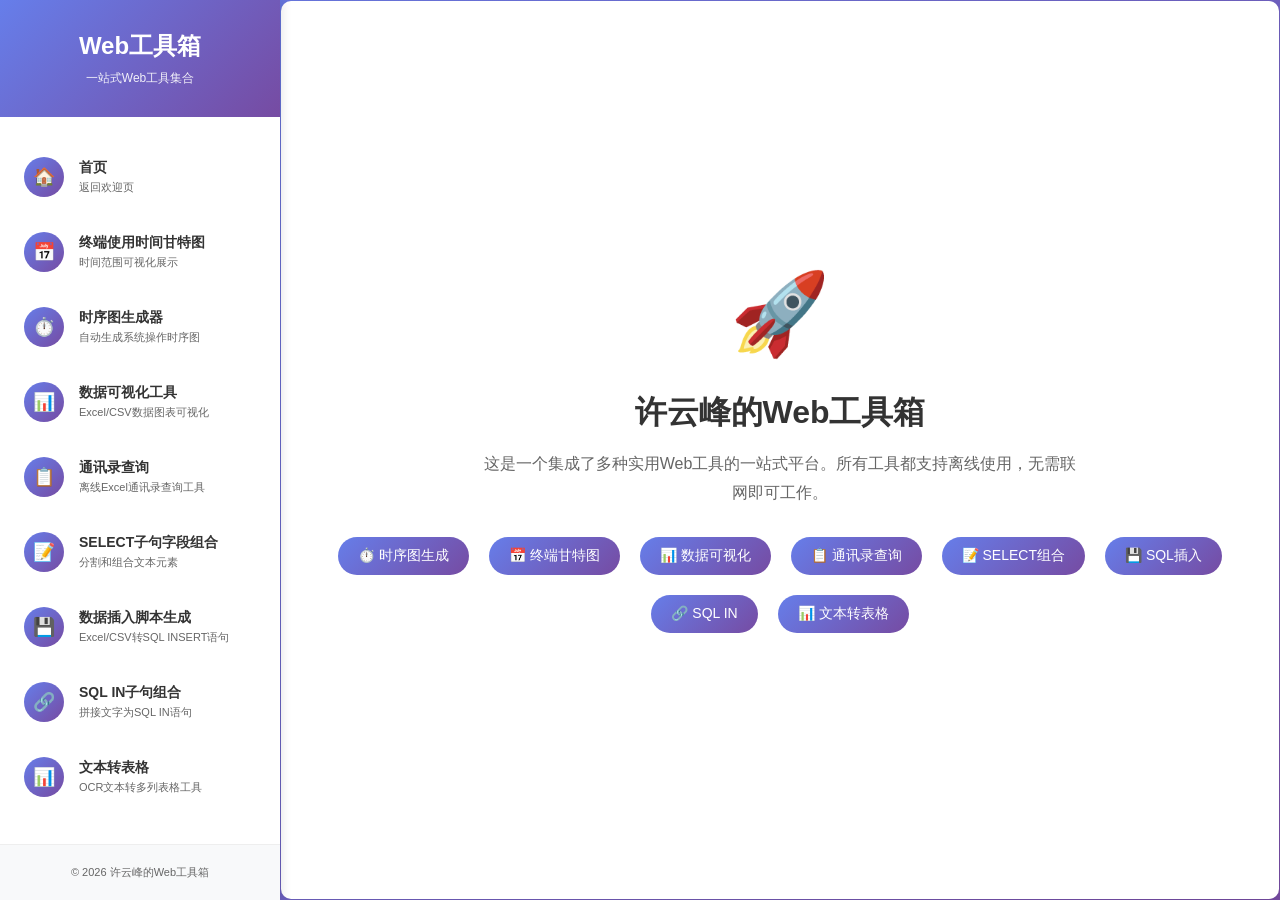
<file: index.html>
<!DOCTYPE html>
<html lang="zh-CN">
<head>
    <meta charset="UTF-8">
    <meta name="viewport" content="width=device-width, initial-scale=1.0">
    <title>许云峰的Web工具箱</title>
    <link rel="icon" type="image/svg+xml" href="favicon.svg">
    <style>
        * {
            margin: 0;
            padding: 0;
            box-sizing: border-box;
        }

        body {
            font-family: 'Segoe UI', Tahoma, Geneva, Verdana, sans-serif;
            background: linear-gradient(135deg, #667eea 0%, #764ba2 100%);
            min-height: 100vh;
            overflow: hidden;
        }

        .app-container {
            display: flex;
            height: 100vh;
            width: 100%;
        }

        /* 左侧菜单栏 */
        .sidebar {
            width: 280px;
            background: white;
            box-shadow: 2px 0 10px rgba(0, 0, 0, 0.1);
            display: flex;
            flex-direction: column;
            z-index: 100;
        }

        .sidebar-header {
            padding: 30px 20px;
            background: linear-gradient(135deg, #667eea 0%, #764ba2 100%);
            color: white;
            text-align: center;
        }

        .sidebar-header h1 {
            font-size: 24px;
            font-weight: 700;
            margin-bottom: 8px;
        }

        .sidebar-header p {
            font-size: 12px;
            opacity: 0.9;
        }

        .menu-list {
            flex: 1;
            overflow-y: auto;
            padding: 20px 0;
        }

        .menu-item {
            display: flex;
            align-items: center;
            padding: 15px 20px;
            cursor: pointer;
            transition: all 0.3s ease;
            border-left: 4px solid transparent;
            margin: 5px 0;
        }

        .menu-item:hover {
            background: #f8f9fa;
            border-left-color: #667eea;
        }

        .menu-item.active {
            background: linear-gradient(90deg, rgba(102, 126, 234, 0.1) 0%, rgba(118, 75, 162, 0.1) 100%);
            border-left-color: #667eea;
        }

        .menu-icon {
            width: 40px;
            height: 40px;
            background: linear-gradient(135deg, #667eea 0%, #764ba2 100%);
            border-radius: 50%;
            display: flex;
            align-items: center;
            justify-content: center;
            font-size: 18px;
            color: white;
            margin-right: 15px;
            flex-shrink: 0;
        }

        .menu-info {
            flex: 1;
        }

        .menu-title {
            font-size: 14px;
            font-weight: 600;
            color: #333;
            margin-bottom: 3px;
        }

        .menu-description {
            font-size: 11px;
            color: #666;
            line-height: 1.4;
        }

        .sidebar-footer {
            padding: 20px;
            text-align: center;
            border-top: 1px solid #eee;
            background: #f8f9fa;
        }

        .sidebar-footer p {
            font-size: 11px;
            color: #666;
        }

        /* 右侧内容区域 */
        .content-area {
            flex: 1;
            display: flex;
            flex-direction: column;
            overflow: hidden;
        }

        .content-header {
            padding: 20px 30px;
            background: rgba(255, 255, 255, 0.1);
            color: white;
            display: flex;
            align-items: center;
            justify-content: space-between;
        }

        .content-header h2 {
            font-size: 20px;
            font-weight: 600;
        }

        .content-frame {
            flex: 1;
            background: white;
            margin: 1px;
            border-radius: 10px;
            overflow: hidden;
            box-shadow: 0 5px 20px rgba(0, 0, 0, 0.1);
        }

        iframe {
            width: 100%;
            height: 100%;
            border: none;
        }

        .welcome-message {
            display: flex;
            flex-direction: column;
            align-items: center;
            justify-content: center;
            height: 100%;
            padding: 40px;
            text-align: center;
            color: #666;
        }

        .welcome-message .welcome-icon {
            font-size: 80px;
            margin-bottom: 30px;
        }

        .welcome-message h2 {
            font-size: 32px;
            color: #333;
            margin-bottom: 15px;
        }

        .welcome-message p {
            font-size: 16px;
            line-height: 1.8;
            max-width: 600px;
            margin-bottom: 30px;
        }

        .welcome-message .hint {
            display: flex;
            gap: 20px;
            flex-wrap: wrap;
            justify-content: center;
        }

        .hint-item {
            background: linear-gradient(135deg, #667eea 0%, #764ba2 100%);
            color: white;
            padding: 10px 20px;
            border-radius: 20px;
            font-size: 14px;
        }

        .menu-toggle {
            display: none;
            background: white;
            border: none;
            padding: 10px 15px;
            border-radius: 5px;
            cursor: pointer;
            font-size: 16px;
        }

        @media (max-width: 768px) {
            .sidebar {
                position: fixed;
                left: -280px;
                height: 100%;
                transition: left 0.3s ease;
            }

            .sidebar.open {
                left: 0;
            }

            .menu-toggle {
                display: block;
            }

            .content-area {
                width: 100%;
            }
        }
    </style>
</head>
<body>
    <div class="app-container">
        <!-- 左侧菜单栏 -->
        <div class="sidebar" id="sidebar">
            <div class="sidebar-header">
                <h1>Web工具箱</h1>
                <p>一站式Web工具集合</p>
            </div>
            
            <div class="menu-list">
                <div class="menu-item" onclick="showHome()">
                    <div class="menu-icon">🏠</div>
                    <div class="menu-info">
                        <div class="menu-title">首页</div>
                        <div class="menu-description">返回欢迎页</div>
                    </div>
                </div>

                <div class="menu-item" onclick="openTool('terminal-gantt/index.html', '终端使用时间甘特图')">
                    <div class="menu-icon">📅</div>
                    <div class="menu-info">
                        <div class="menu-title">终端使用时间甘特图</div>
                        <div class="menu-description">时间范围可视化展示</div>
                    </div>
                </div>
                
                <div class="menu-item" onclick="openTool('sequence-diagram-generator/index.html', '时序图生成器')">
                    <div class="menu-icon">⏱️</div>
                    <div class="menu-info">
                        <div class="menu-title">时序图生成器</div>
                        <div class="menu-description">自动生成系统操作时序图</div>
                    </div>
                </div>

                <div class="menu-item" onclick="openTool('dataviz/index.html', '数据可视化工具')">
                    <div class="menu-icon">📊</div>
                    <div class="menu-info">
                        <div class="menu-title">数据可视化工具</div>
                        <div class="menu-description">Excel/CSV数据图表可视化</div>
                    </div>
                </div>
                
                <div class="menu-item" onclick="openTool('contact-search/index.html', '通讯录查询')">
                    <div class="menu-icon">📋</div>
                    <div class="menu-info">
                        <div class="menu-title">通讯录查询</div>
                        <div class="menu-description">离线Excel通讯录查询工具</div>
                    </div>
                </div>
                <div class="menu-item" onclick="openTool('select-clause-combo/index.html', 'SELECT子句字段组合')">
                    <div class="menu-icon">📝</div>
                    <div class="menu-info">
                        <div class="menu-title">SELECT子句字段组合</div>
                        <div class="menu-description">分割和组合文本元素</div>
                    </div>
                </div>


                <div class="menu-item" onclick="openTool('sql-insert-generator/index.html', '数据插入脚本生成')">
                    <div class="menu-icon">💾</div>
                    <div class="menu-info">
                        <div class="menu-title">数据插入脚本生成</div>
                        <div class="menu-description">Excel/CSV转SQL INSERT语句</div>
                    </div>
                </div>

                <div class="menu-item" onclick="openTool('sql-in-generator/index.html', 'SQL IN子句组合')">
                    <div class="menu-icon">🔗</div>
                    <div class="menu-info">
                        <div class="menu-title">SQL IN子句组合</div>
                        <div class="menu-description">拼接文字为SQL IN语句</div>
                    </div>
                </div>


                <div class="menu-item" onclick="openTool('text-to-table/index.html', '文本转表格')">
                    <div class="menu-icon">📊</div>
                    <div class="menu-info">
                        <div class="menu-title">文本转表格</div>
                        <div class="menu-description">OCR文本转多列表格工具</div>
                    </div>
                </div>

            </div>

            <div class="sidebar-footer">
                <p>© 2026 许云峰的Web工具箱</p>
            </div>
        </div>

        <!-- 右侧内容区域 -->
        <div class="content-area">
            <!-- <div class="content-header">
                <h2 id="content-title">欢迎使用</h2>
                <button class="menu-toggle" onclick="toggleSidebar()">☰</button>
            </div> -->
            <div class="content-frame" id="content-frame">
                <div class="welcome-message">
                    <div class="welcome-icon">🚀</div>
                    <h2>许云峰的Web工具箱</h2>
                    <p>
                        这是一个集成了多种实用Web工具的一站式平台。所有工具都支持离线使用，无需联网即可工作。
                    </p>
                    <div class="hint">
                        <span class="hint-item">⏱️ 时序图生成</span>
                        <span class="hint-item">📅 终端甘特图</span>
                        <span class="hint-item">📊 数据可视化</span>
                        <span class="hint-item">📋 通讯录查询</span>
                        <span class="hint-item">📝 SELECT组合</span>
                        <span class="hint-item">💾 SQL插入</span>
                        <span class="hint-item">🔗 SQL IN</span>
                        <span class="hint-item">📊 文本转表格</span>
                    </div>
                </div>
            </div>
        </div>
    </div>

    <script>
        // 捕获欢迎页 HTML，供"首页"菜单恢复使用
        const welcomeHTML = document.getElementById('content-frame').innerHTML;

        function showHome() {
            const contentFrame = document.getElementById('content-frame');
            contentFrame.innerHTML = welcomeHTML;

            // 清除菜单激活状态
            const menuItems = document.querySelectorAll('.menu-item');
            menuItems.forEach(item => item.classList.remove('active'));
        }

        function openTool(url, title) {
            // 更新内容区域：用 DOM API 创建 iframe，不拼 HTML 字符串
            const contentFrame = document.getElementById('content-frame');
            const frame = document.createElement('iframe');
            frame.src = url;
            frame.title = title;
            contentFrame.replaceChildren(frame);

            // 更新菜单项的激活状态
            const menuItems = document.querySelectorAll('.menu-item');
            menuItems.forEach(item => {
                item.classList.remove('active');
                if (item.querySelector('.menu-title').textContent === title) {
                    item.classList.add('active');
                }
            });

            // 移动端关闭侧边栏
            if (window.innerWidth <= 768) {
                document.getElementById('sidebar').classList.remove('open');
            }
        }

        function toggleSidebar() {
            const sidebar = document.getElementById('sidebar');
            sidebar.classList.toggle('open');
        }

        // 点击内容区域关闭移动端侧边栏
        document.querySelector('.content-area').addEventListener('click', function(e) {
            if (window.innerWidth <= 768 && e.target.closest('.menu-toggle') === null) {
                document.getElementById('sidebar').classList.remove('open');
            }
        });
    </script>
</body>
</html>
</file>
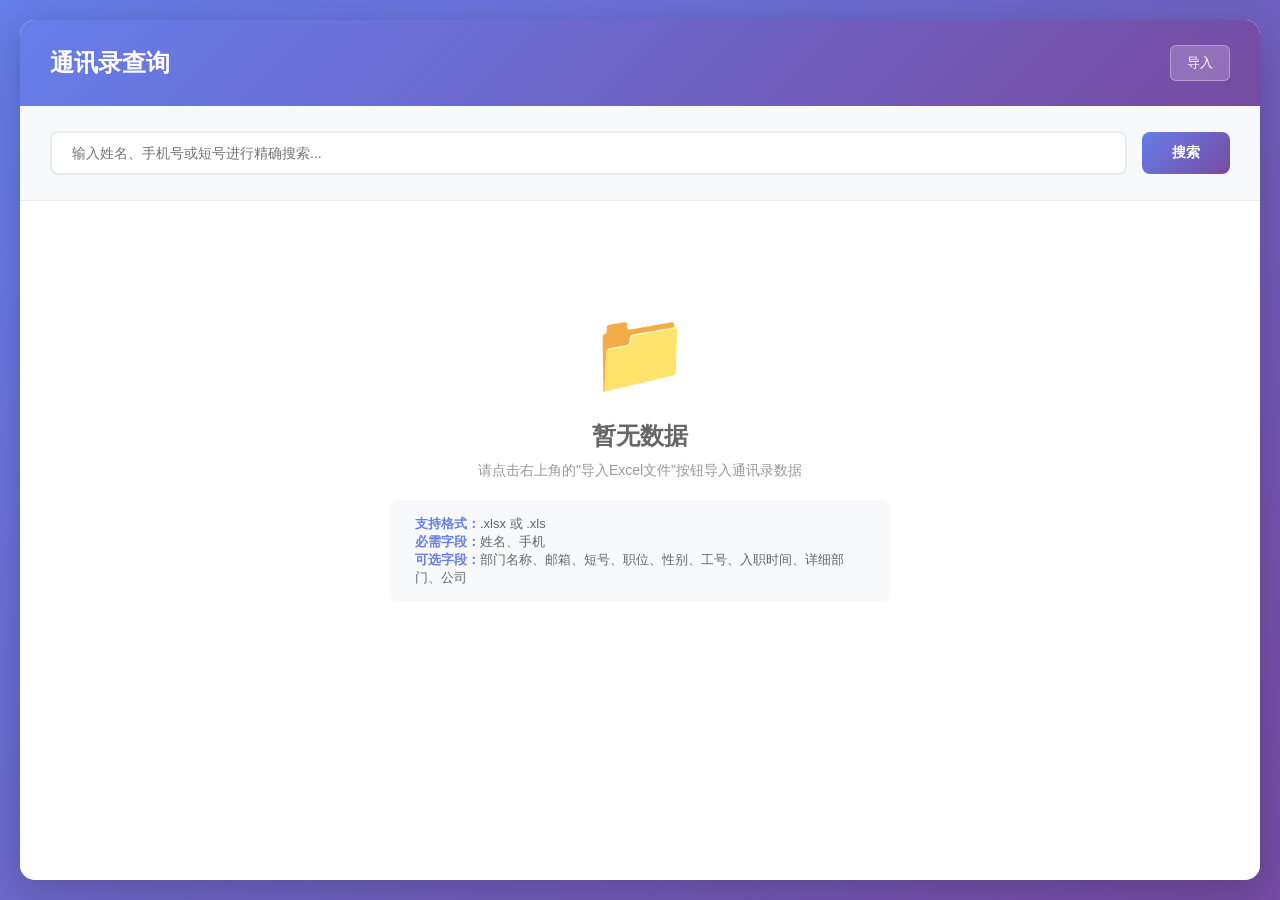
<file: contact-search/index.html>
<!DOCTYPE html>
<html lang="zh-CN">
<head>
    <meta charset="UTF-8">
    <meta name="viewport" content="width=device-width, initial-scale=1.0">
    <title>通讯录查询</title>
    <link rel="stylesheet" href="app.css">
</head>
<body>
    <div class="container">
        <div class="header">
            <h1>通讯录查询</h1>
            <button class="import-btn" onclick="triggerFileInput()">
                导入
            </button>
        </div>

        <div class="search-section">
            <input type="text" class="search-input" id="searchInput" placeholder="输入姓名、手机号或短号进行精确搜索...">
            <button class="search-btn" onclick="searchContacts()">搜索</button>
        </div>

        <div class="results-section" id="resultsSection">
            <div class="empty-state" id="emptyState">
                <div class="icon">📁</div>
                <h2>暂无数据</h2>
                <p>请点击右上角的"导入Excel文件"按钮导入通讯录数据</p>
                <div class="hint">
                    <strong>支持格式：</strong>.xlsx 或 .xls<br>
                    <strong>必需字段：</strong>姓名、手机<br>
                    <strong>可选字段：</strong>部门名称、邮箱、短号、职位、性别、工号、入职时间、详细部门、公司
                </div>
            </div>
            <div class="results-grid" id="resultsGrid"></div>
        </div>
    </div>

    <!-- Modal for duplicates -->
    <div class="modal-overlay" id="duplicateModal">
        <div class="modal">
            <div class="modal-header">
                <h2>⚠️ 发现重复数据</h2>
                <button class="modal-close" onclick="closeModal('duplicateModal')">&times;</button>
            </div>
            <div class="modal-body">
                <p>导入过程中发现以下重复记录（工号或邮箱与已有数据/本文件内其他记录重复）：</p>
                <div class="duplicate-list" id="duplicateList"></div>
                <p style="margin-top: 15px; color: #dc3545; font-weight: 600;">可选择跳过重复项并导入其余数据（导入会替换现有数据库），或放弃本次导入。</p>
            </div>
            <div class="modal-footer">
                <button class="modal-btn primary" onclick="importSkippingDuplicates()">跳过重复项并导入其余</button>
                <button class="modal-btn" style="background:#6c757d; color:#fff;" onclick="closeModal('duplicateModal')">放弃本次导入</button>
            </div>
        </div>
    </div>

    <!-- Modal for import progress -->
    <div class="modal-overlay" id="progressModal">
        <div class="modal">
            <div class="modal-header">
                <h2>📥 正在导入数据</h2>
            </div>
            <div class="modal-body">
                <div class="import-progress">
                    <div class="progress-text" id="progressText">正在解析文件...</div>
                    <div class="progress-bar">
                        <div class="progress-fill" id="progressFill" style="width: 0%"></div>
                    </div>
                </div>
            </div>
        </div>
    </div>

    <!-- Modal for import result -->
    <div class="modal-overlay" id="resultModal">
        <div class="modal">
            <div class="modal-header">
                <h2 id="resultTitle">导入结果</h2>
                <button class="modal-close" onclick="closeModal('resultModal')">&times;</button>
            </div>
            <div class="modal-body">
                <div class="import-result" id="importResult"></div>
            </div>
            <div class="modal-footer">
                <button class="modal-btn primary" onclick="closeModal('resultModal')">确定</button>
            </div>
        </div>
    </div>

    <!-- Hidden file input -->
    <input type="file" id="fileInput" accept=".xlsx,.xls" onchange="handleFileSelect(event)">

    <!-- Scripts -->
    <script src="libs/xlsx.full.min.js"></script>
    <script src="libs/dexie.min.js"></script>
    <script src="app.js"></script>
</body>
</html>
</file>
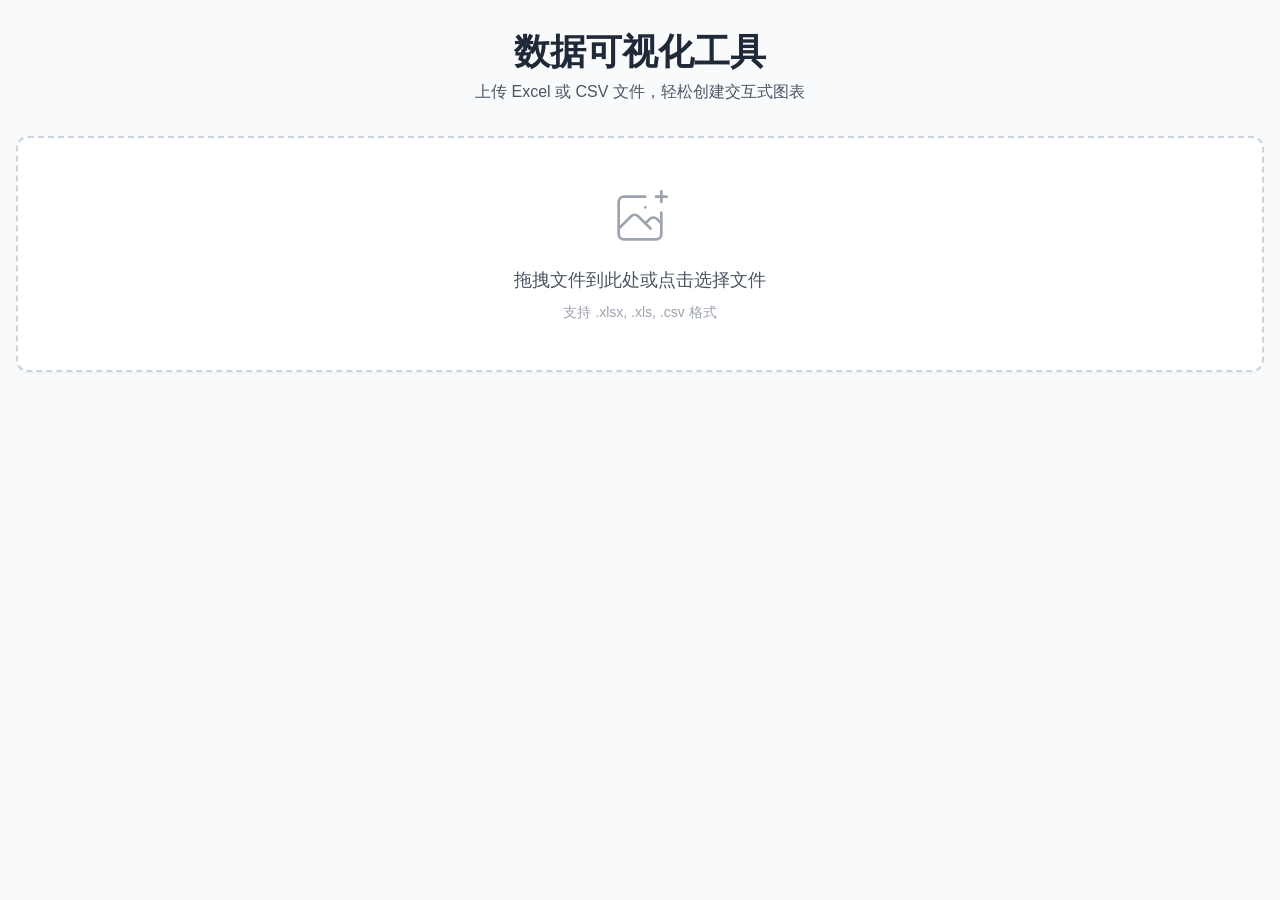
<file: dataviz/index.html>
<!DOCTYPE html>
<html lang="zh-CN">
<head>
    <meta charset="UTF-8">
    <meta name="viewport" content="width=device-width, initial-scale=1.0">
    <title>数据可视化工具</title>
    <!-- Tailwind CSS -->
    <script src="./js/tailwind.min.js"></script>
    <!-- SheetJS (xlsx) -->
    <script src="./js/xlsx.full.min.js"></script>
    <!-- Apache ECharts -->
    <script src="./js/echarts.min.js"></script>
    <style>
        body {
            font-family: 'Segoe UI', Tahoma, Geneva, Verdana, sans-serif;
        }
        .upload-zone {
            border: 2px dashed #cbd5e1;
            transition: all 0.3s ease;
        }
        .upload-zone.dragover {
            border-color: #3b82f6;
            background-color: #eff6ff;
        }
        .upload-zone:hover {
            border-color: #3b82f6;
            background-color: #f8fafc;
        }
        .error-message {
            animation: slideIn 0.3s ease;
        }
        @keyframes slideIn {
            from {
                opacity: 0;
                transform: translateY(-10px);
            }
            to {
                opacity: 1;
                transform: translateY(0);
            }
        }
        .loading-spinner {
            border: 3px solid #f3f3f3;
            border-top: 3px solid #3b82f6;
            border-radius: 50%;
            width: 24px;
            height: 24px;
            animation: spin 1s linear infinite;
        }
        @keyframes spin {
            0% { transform: rotate(0deg); }
            100% { transform: rotate(360deg); }
        }
        .chart-container {
            min-height: 400px;
        }
        select, button {
            transition: all 0.2s ease;
        }
        select:hover, button:hover {
            transform: translateY(-1px);
        }
    </style>
</head>
<body class="bg-gray-50 min-h-screen">
    <div class="container mx-auto px-4 py-8 max-w-7xl">
        <!-- 标题区域 -->
        <header class="text-center mb-8">
            <h1 class="text-4xl font-bold text-gray-800 mb-2">数据可视化工具</h1>
            <p class="text-gray-600">上传 Excel 或 CSV 文件，轻松创建交互式图表</p>
        </header>

        <!-- 错误提示区域 -->
        <div id="errorContainer" class="hidden mb-4">
            <div class="bg-red-50 border-l-4 border-red-500 p-4 rounded-r-lg error-message">
                <div class="flex items-center">
                    <div class="flex-shrink-0">
                        <svg class="h-5 w-5 text-red-400" viewBox="0 0 20 20" fill="currentColor">
                            <path fill-rule="evenodd" d="M10 18a8 8 0 100-16 8 8 0 000 16zM8.707 7.293a1 1 0 00-1.414 1.414L8.586 10l-1.293 1.293a1 1 0 101.414 1.414L10 11.414l1.293 1.293a1 1 0 001.414-1.414L11.414 10l1.293-1.293a1 1 0 00-1.414-1.414L10 8.586 8.707 7.293z" clip-rule="evenodd" />
                        </svg>
                    </div>
                    <div class="ml-3">
                        <p class="text-sm text-red-700" id="errorText"></p>
                    </div>
                    <div class="ml-auto pl-3">
                        <button onclick="hideError()" class="text-red-400 hover:text-red-600">
                            <svg class="h-5 w-5" viewBox="0 0 20 20" fill="currentColor">
                                <path fill-rule="evenodd" d="M4.293 4.293a1 1 0 011.414 0L10 8.586l4.293-4.293a1 1 0 111.414 1.414L11.414 10l4.293 4.293a1 1 0 01-1.414 1.414L10 11.414l-4.293 4.293a1 1 0 01-1.414-1.414L8.586 10 4.293 5.707a1 1 0 010-1.414z" clip-rule="evenodd" />
                            </svg>
                        </button>
                    </div>
                </div>
            </div>
        </div>

        <!-- 文件上传区域 -->
        <div class="mb-8">
            <div id="uploadZone" class="upload-zone rounded-xl p-12 text-center bg-white shadow-sm cursor-pointer">
                <input type="file" id="fileInput" accept=".xlsx,.xls,.csv" class="hidden">
                <div id="uploadContent">
                    <svg class="mx-auto h-16 w-16 text-gray-400 mb-4" stroke="currentColor" fill="none" viewBox="0 0 48 48">
                        <path d="M28 8H12a4 4 0 00-4 4v20m32-12v8m0 0v8a4 4 0 01-4 4H12a4 4 0 01-4-4v-4m32-4l-3.172-3.172a4 4 0 00-5.656 0L28 28M8 32l9.172-9.172a4 4 0 015.656 0L28 28m0 0l4 4m4-24h8m-4-4v8m-12 4h.02" stroke-width="2" stroke-linecap="round" stroke-linejoin="round" />
                    </svg>
                    <p class="text-lg text-gray-600 mb-2">拖拽文件到此处或点击选择文件</p>
                    <p class="text-sm text-gray-400">支持 .xlsx, .xls, .csv 格式</p>
                </div>
                <div id="fileInfo" class="hidden">
                    <svg class="mx-auto h-16 w-16 text-green-500 mb-4" fill="none" stroke="currentColor" viewBox="0 0 24 24">
                        <path stroke-linecap="round" stroke-linejoin="round" stroke-width="2" d="M9 12l2 2 4-4m6 2a9 9 0 11-18 0 9 9 0 0118 0z" />
                    </svg>
                    <p class="text-lg text-gray-700 mb-1" id="fileName"></p>
                    <p class="text-sm text-gray-500" id="fileSize"></p>
                    <button onclick="resetUpload()" class="mt-4 text-sm text-blue-600 hover:text-blue-800">重新选择文件</button>
                </div>
            </div>
        </div>

        <!-- 加载状态 -->
        <div id="loadingContainer" class="hidden mb-8">
            <div class="flex items-center justify-center bg-white rounded-xl p-8 shadow-sm">
                <div class="loading-spinner mr-3"></div>
                <span class="text-gray-600" id="loadingText">正在处理...</span>
            </div>
        </div>

        <!-- 主要内容区域 -->
        <div id="mainContent" class="hidden">
            <div class="grid grid-cols-1 lg:grid-cols-4 gap-6">
                <!-- 配置面板 -->
                <div class="lg:col-span-1">
                    <div class="bg-white rounded-xl shadow-sm p-6">
                        <h2 class="text-xl font-semibold text-gray-800 mb-6">图表配置</h2>
                        
                        <!-- X 轴选择 -->
                        <div class="mb-6">
                            <label class="block text-sm font-medium text-gray-700 mb-2">X 轴（类别）</label>
                            <select id="xAxisSelect" class="w-full px-4 py-2 border border-gray-300 rounded-lg focus:ring-2 focus:ring-blue-500 focus:border-blue-500 bg-white">
                                <option value="">请选择 X 轴</option>
                            </select>
                        </div>

                        <!-- Y 轴选择 -->
                        <div class="mb-6">
                            <label class="block text-sm font-medium text-gray-700 mb-2">Y 轴（数值）</label>
                            <select id="yAxisSelect" class="w-full px-4 py-2 border border-gray-300 rounded-lg focus:ring-2 focus:ring-blue-500 focus:border-blue-500 bg-white">
                                <option value="">请选择 Y 轴</option>
                            </select>
                        </div>

                        <!-- 图表类型选择 -->
                        <div class="mb-6">
                            <label class="block text-sm font-medium text-gray-700 mb-3">图表类型</label>
                            <div class="space-y-2">
                                <label class="flex items-center cursor-pointer">
                                    <input type="radio" name="chartType" value="bar" checked class="w-4 h-4 text-blue-600 focus:ring-blue-500 border-gray-300">
                                    <span class="ml-2 text-gray-700">柱状图</span>
                                </label>
                                <label class="flex items-center cursor-pointer">
                                    <input type="radio" name="chartType" value="line" class="w-4 h-4 text-blue-600 focus:ring-blue-500 border-gray-300">
                                    <span class="ml-2 text-gray-700">折线图</span>
                                </label>
                                <label class="flex items-center cursor-pointer">
                                    <input type="radio" name="chartType" value="pie" class="w-4 h-4 text-blue-600 focus:ring-blue-500 border-gray-300">
                                    <span class="ml-2 text-gray-700">饼图</span>
                                </label>
                            </div>
                        </div>

                        <!-- 导出按钮 -->
                        <button id="exportBtn" onclick="exportChart()" class="w-full bg-blue-600 text-white py-3 px-4 rounded-lg hover:bg-blue-700 focus:ring-2 focus:ring-blue-500 focus:ring-offset-2 font-medium">
                            导出图片
                        </button>
                    </div>
                </div>

                <!-- 图表展示区域 -->
                <div class="lg:col-span-3">
                    <div class="bg-white rounded-xl shadow-sm p-6">
                        <div id="chartContainer" class="chart-container"></div>
                    </div>
                </div>
            </div>
        </div>
    </div>

    <script>
        // 全局变量
        let rawData = [];
        let headers = [];
        let numericColumns = [];
        let chart = null;

        // 初始化
        document.addEventListener('DOMContentLoaded', function() {
            initFileUpload();
            initConfigListeners();

            // 窗口尺寸变化时重绘图表（只注册一次，避免随文件导入不断叠加监听器）
            window.addEventListener('resize', function() {
                if (chart) {
                    chart.resize();
                }
            });
        });

        // 文件上传模块
        function initFileUpload() {
            const uploadZone = document.getElementById('uploadZone');
            const fileInput = document.getElementById('fileInput');

            // 点击上传
            uploadZone.addEventListener('click', function(e) {
                if (e.target.tagName !== 'BUTTON') {
                    fileInput.click();
                }
            });

            // 文件选择
            fileInput.addEventListener('change', function(e) {
                const file = e.target.files[0];
                if (file) {
                    handleFileSelect(file);
                }
            });

            // 拖拽事件
            uploadZone.addEventListener('dragover', function(e) {
                e.preventDefault();
                e.stopPropagation();
                uploadZone.classList.add('dragover');
            });

            uploadZone.addEventListener('dragleave', function(e) {
                e.preventDefault();
                e.stopPropagation();
                uploadZone.classList.remove('dragover');
            });

            uploadZone.addEventListener('drop', function(e) {
                e.preventDefault();
                e.stopPropagation();
                uploadZone.classList.remove('dragover');
                
                const files = e.dataTransfer.files;
                if (files.length > 0) {
                    handleFileSelect(files[0]);
                }
            });
        }

        // 处理文件选择
        function handleFileSelect(file) {
            // 验证文件格式
            const validExtensions = ['.xlsx', '.xls', '.csv'];
            const fileName = file.name.toLowerCase();
            const isValid = validExtensions.some(ext => fileName.endsWith(ext));

            if (!isValid) {
                showError('不支持的文件格式。请选择 .xlsx, .xls 或 .csv 文件。');
                return;
            }

            // 显示文件信息
            document.getElementById('uploadContent').classList.add('hidden');
            document.getElementById('fileInfo').classList.remove('hidden');
            document.getElementById('fileName').textContent = file.name;
            document.getElementById('fileSize').textContent = formatFileSize(file.size);

            // 解析文件
            parseFile(file);
        }

        // 格式化文件大小
        function formatFileSize(bytes) {
            if (bytes === 0) return '0 Bytes';
            const k = 1024;
            const sizes = ['Bytes', 'KB', 'MB', 'GB'];
            const i = Math.floor(Math.log(bytes) / Math.log(k));
            return parseFloat((bytes / Math.pow(k, i)).toFixed(2)) + ' ' + sizes[i];
        }

        // 重置上传
        function resetUpload() {
            document.getElementById('fileInput').value = '';
            document.getElementById('uploadContent').classList.remove('hidden');
            document.getElementById('fileInfo').classList.add('hidden');
            document.getElementById('mainContent').classList.add('hidden');
            if (chart) {
                chart.dispose();
                chart = null;
            }
            rawData = [];
            headers = [];
            numericColumns = [];
            hideError();
        }

        // 文件解析模块
        function parseFile(file) {
            showLoading('正在解析文件...');

            const reader = new FileReader();

            reader.onload = function(e) {
                try {
                const bytes = new Uint8Array(e.target.result);
                let workbook;

                if (/\.csv$/i.test(file.name)) {
                    // CSV：先按 UTF-8 解码，出现乱码占位符则回退 GBK（兼容中文 Excel/WPS 导出的 ANSI 编码）
                    let csvText = new TextDecoder('utf-8').decode(bytes);
                    if (csvText.includes('\uFFFD')) {
                        try {
                            csvText = new TextDecoder('gbk').decode(bytes);
                        } catch (err) {
                            console.warn('当前环境不支持 GBK 解码，按 UTF-8 处理:', err);
                        }
                    }
                    workbook = XLSX.read(csvText, { type: 'string' });
                } else {
                    workbook = XLSX.read(bytes, { type: 'array' });
                }

                    // 获取第一个工作表
                    const sheetName = workbook.SheetNames[0];
                    const worksheet = workbook.Sheets[sheetName];

                    // 转换为 JSON
                    const jsonData = XLSX.utils.sheet_to_json(worksheet, { header: 1 });

                    if (jsonData.length === 0) {
                        throw new Error('文件为空或没有数据');
                    }

                    // 提取表头和数据
                    headers = jsonData[0];
                    rawData = jsonData.slice(1).filter(row => row.length > 0);

                    if (rawData.length === 0) {
                        throw new Error('文件中没有有效数据');
                    }

                    // 识别数值类型列
                    identifyNumericColumns();

                    // 更新配置面板
                    updateConfigPanel();

                    // 显示主内容区域
                    document.getElementById('mainContent').classList.remove('hidden');

                    // 初始化图表
                    initChart();

                    hideLoading();

                } catch (error) {
                    hideLoading();
                    showError('文件解析失败: ' + error.message);
                    console.error('Parse error:', error);
                }
            };

            reader.onerror = function() {
                hideLoading();
                showError('文件读取失败，请重试');
            };

            reader.readAsArrayBuffer(file);
        }

        // 识别数值类型列
        function identifyNumericColumns() {
            numericColumns = [];

            for (let i = 0; i < headers.length; i++) {
                const header = headers[i];
                let isNumeric = true;
                let hasData = false;

                for (let j = 0; j < rawData.length; j++) {
                    const value = rawData[j][i];
                    if (value !== undefined && value !== null && value !== '') {
                        hasData = true;
                        if (isNaN(parseFloat(value))) {
                            isNumeric = false;
                            break;
                        }
                    }
                }

                if (isNumeric && hasData) {
                    numericColumns.push(header);
                }
            }
        }

        // 更新配置面板
        function updateConfigPanel() {
            // 更新 X 轴选择器
            const xAxisSelect = document.getElementById('xAxisSelect');
            xAxisSelect.innerHTML = '<option value="">请选择 X 轴</option>';
            headers.forEach(header => {
                const option = document.createElement('option');
                option.value = header;
                option.textContent = header;
                xAxisSelect.appendChild(option);
            });

            // 更新 Y 轴选择器
            const yAxisSelect = document.getElementById('yAxisSelect');
            yAxisSelect.innerHTML = '<option value="">请选择 Y 轴</option>';
            numericColumns.forEach(column => {
                const option = document.createElement('option');
                option.value = column;
                option.textContent = column;
                yAxisSelect.appendChild(option);
            });

            // 自动选择默认值
            if (headers.length > 0 && !numericColumns.includes(headers[0])) {
                xAxisSelect.value = headers[0];
            }
            if (numericColumns.length > 0) {
                yAxisSelect.value = numericColumns[0];
            }
        }

        // 初始化配置监听器
        function initConfigListeners() {
            const xAxisSelect = document.getElementById('xAxisSelect');
            const yAxisSelect = document.getElementById('yAxisSelect');
            const chartTypeRadios = document.querySelectorAll('input[name="chartType"]');

            xAxisSelect.addEventListener('change', updateChart);
            yAxisSelect.addEventListener('change', updateChart);
            chartTypeRadios.forEach(radio => {
                radio.addEventListener('change', updateChart);
            });
        }

        // 初始化图表
        function initChart() {
            // 已有实例先销毁，避免实例泄漏与重复初始化告警
            if (chart) {
                chart.dispose();
            }
            const chartContainer = document.getElementById('chartContainer');
            chart = echarts.init(chartContainer);

            // 渲染初始图表
            updateChart();
        }

        // 更新图表
        function updateChart() {
            if (!chart) return;

            const xColumn = document.getElementById('xAxisSelect').value;
            const yColumn = document.getElementById('yAxisSelect').value;
            const chartType = document.querySelector('input[name="chartType"]:checked').value;

            if (!xColumn || !yColumn) {
                return;
            }

            // 准备数据
            const xIndex = headers.indexOf(xColumn);
            const yIndex = headers.indexOf(yColumn);

            const chartData = rawData.map(row => {
                const xValue = row[xIndex];
                const yValue = parseFloat(row[yIndex]) || 0;
                return { name: xValue, value: yValue };
            });

            // 配置图表选项
            const option = getChartOption(chartType, xColumn, yColumn, chartData);

            // 渲染图表
            chart.setOption(option, true);
        }

        // 获取图表配置
        function getChartOption(chartType, xColumn, yColumn, chartData) {
            const baseOption = {
                tooltip: {
                    trigger: chartType === 'pie' ? 'item' : 'axis',
                    formatter: chartType === 'pie'
                        ? '{b}: {c} ({d}%)'
                        : '{b}: {c}'
                },
                toolbox: {
                    feature: {
                        dataZoom: {
                            yAxisIndex: 'none'
                        },
                        restore: {},
                        saveAsImage: {}
                    }
                }
            };

            if (chartType === 'pie') {
                return {
                    ...baseOption,
                    // 饼图按类别展示图例
                    legend: {
                        data: chartData.map(item => item.name),
                        type: 'scroll'
                    },
                    series: [{
                        type: 'pie',
                        radius: '60%',
                        data: chartData,
                        emphasis: {
                            itemStyle: {
                                shadowBlur: 10,
                                shadowOffsetX: 0,
                                shadowColor: 'rgba(0, 0, 0, 0.5)'
                            }
                        }
                    }]
                };
            } else {
                return {
                    ...baseOption,
                    // 柱状/折线图图例应显示系列名（Y 列名），而不是把每个 X 类别都列为图例项
                    legend: {
                        data: [yColumn]
                    },
                    xAxis: {
                        type: 'category',
                        data: chartData.map(item => item.name),
                        axisLabel: {
                            rotate: 45,
                            interval: 0
                        }
                    },
                    yAxis: {
                        type: 'value'
                    },
                    series: [{
                        type: chartType,
                        data: chartData.map(item => item.value),
                        name: yColumn,
                        smooth: chartType === 'line'
                    }]
                };
            }
        }

        // 导出图表
        function exportChart() {
            if (!chart) {
                showError('请先上传数据并生成图表');
                return;
            }

            try {
                // 获取当前配置
                const currentOption = chart.getOption();

                // 临时移除 toolbox 以避免导出时显示工具栏图标
                const optionWithoutToolbox = {
                    ...currentOption,
                    toolbox: undefined
                };

                // 应用不带 toolbox 的配置
                chart.setOption(optionWithoutToolbox);

                // 导出图片
                const url = chart.getDataURL({
                    type: 'png',
                    pixelRatio: 2,
                    backgroundColor: '#fff'
                });

                // 恢复原始配置（包含 toolbox）
                chart.setOption(currentOption);

                // 触发下载
                const link = document.createElement('a');
                link.href = url;
                link.download = 'chart_' + new Date().getTime() + '.png';
                link.click();
            } catch (error) {
                showError('导出图片失败: ' + error.message);
            }
        }

        // 显示错误
        function showError(message) {
            const errorContainer = document.getElementById('errorContainer');
            const errorText = document.getElementById('errorText');
            errorText.textContent = message;
            errorContainer.classList.remove('hidden');
        }

        // 隐藏错误
        function hideError() {
            document.getElementById('errorContainer').classList.add('hidden');
        }

        // 显示加载状态
        function showLoading(text) {
            document.getElementById('loadingText').textContent = text;
            document.getElementById('loadingContainer').classList.remove('hidden');
        }

        // 隐藏加载状态
        function hideLoading() {
            document.getElementById('loadingContainer').classList.add('hidden');
        }
    </script>
</body>
</html>
</file>
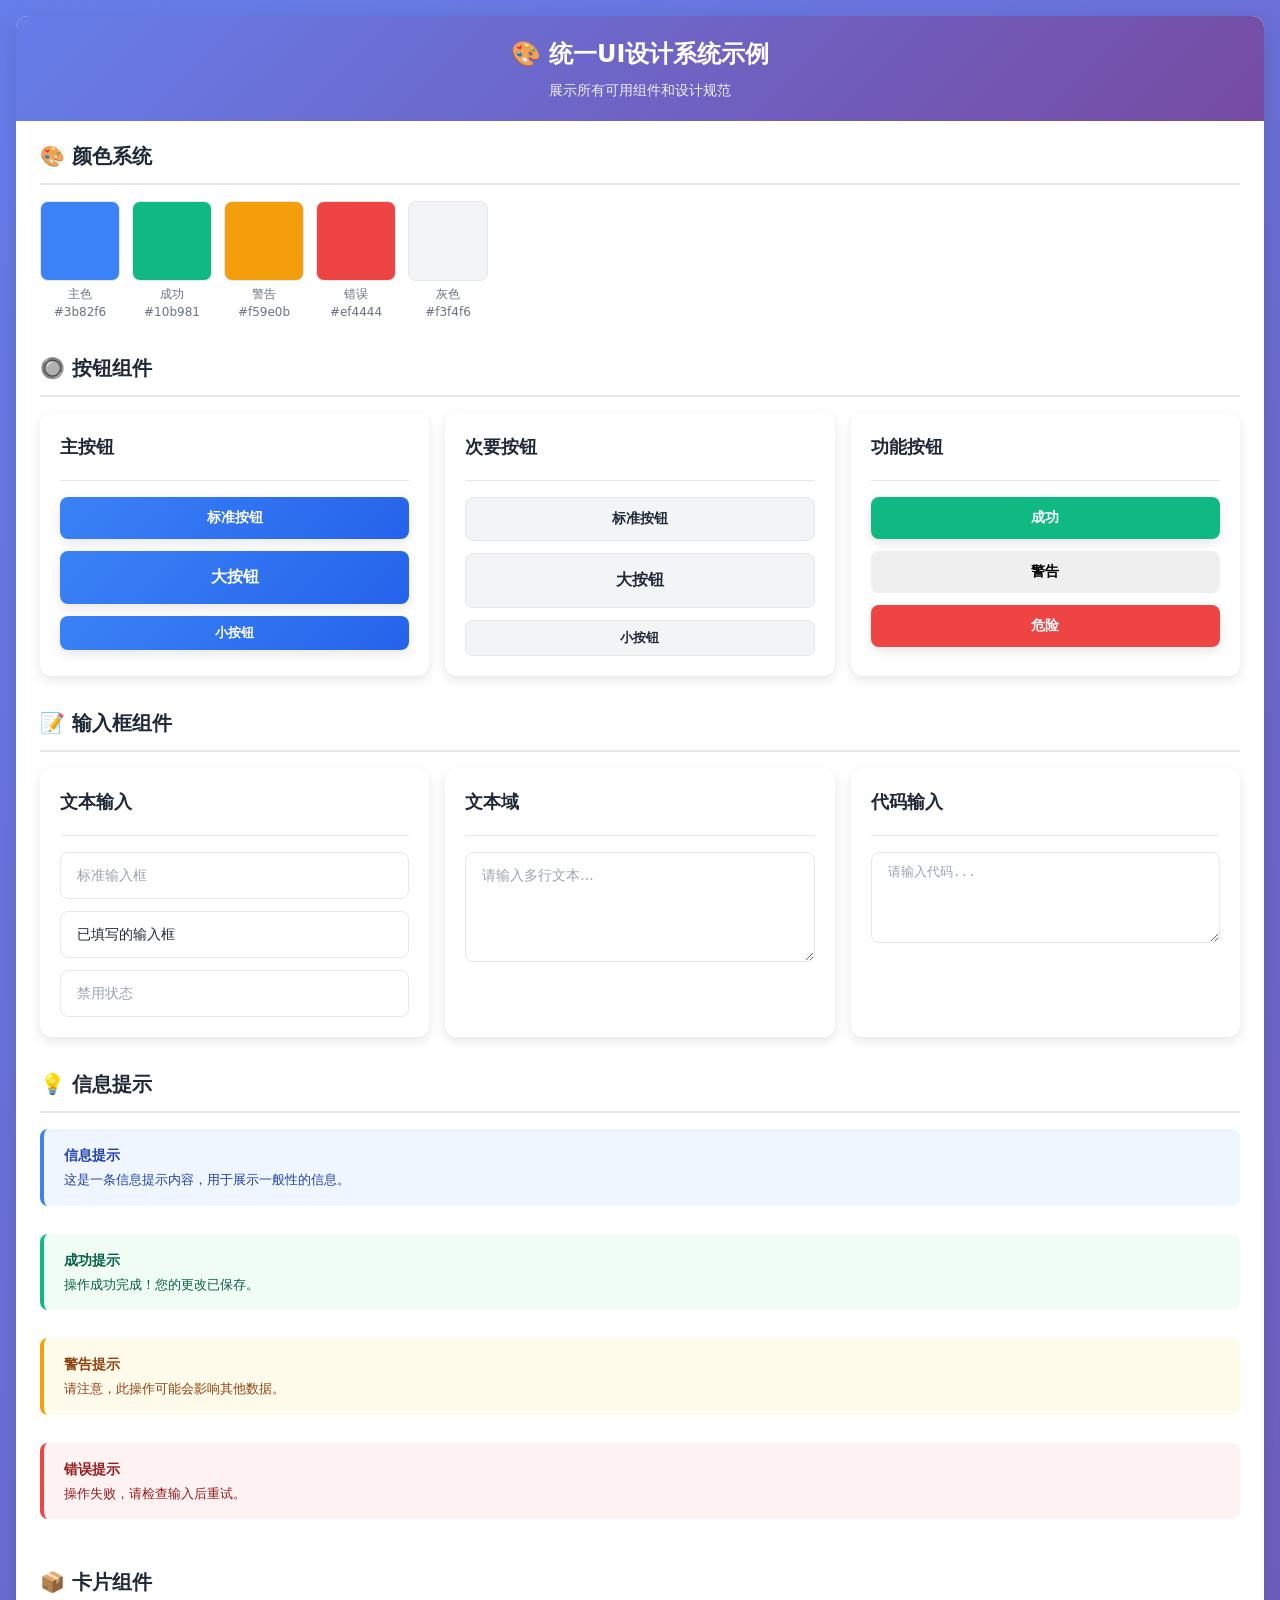
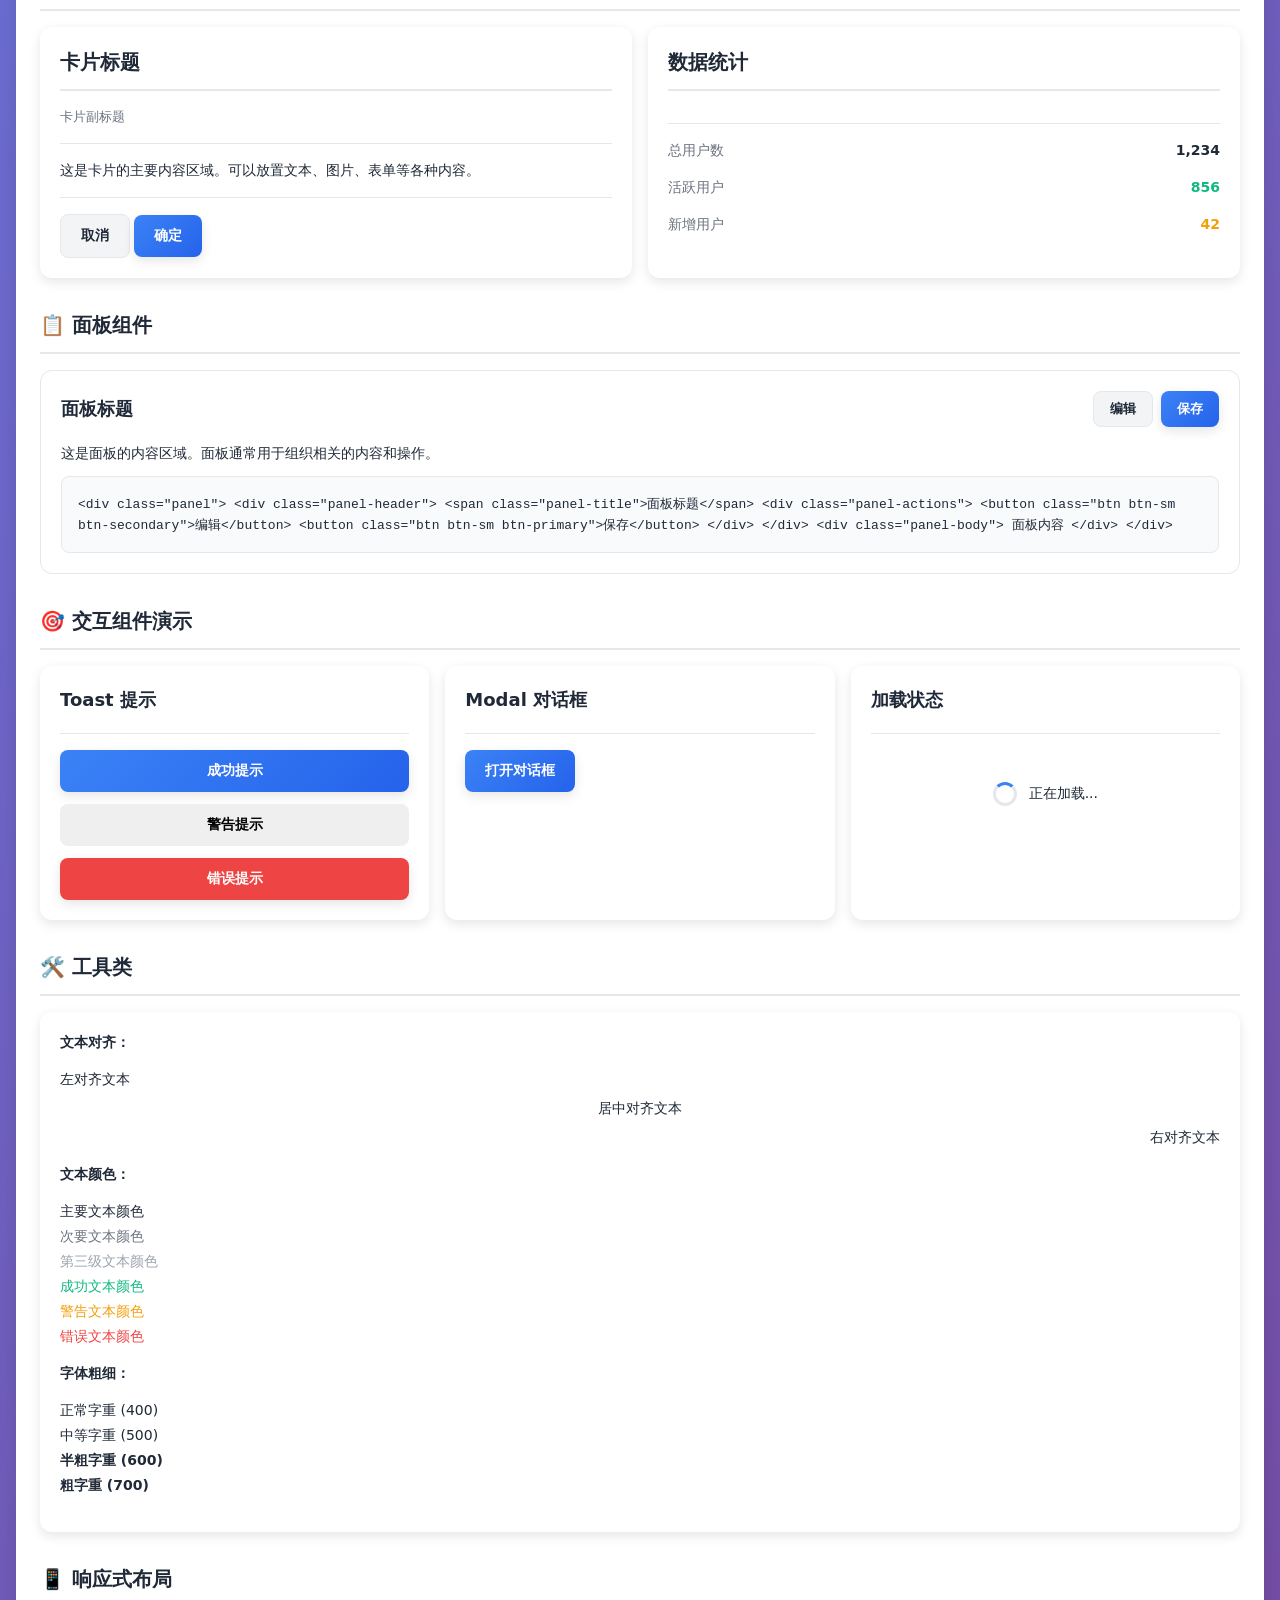
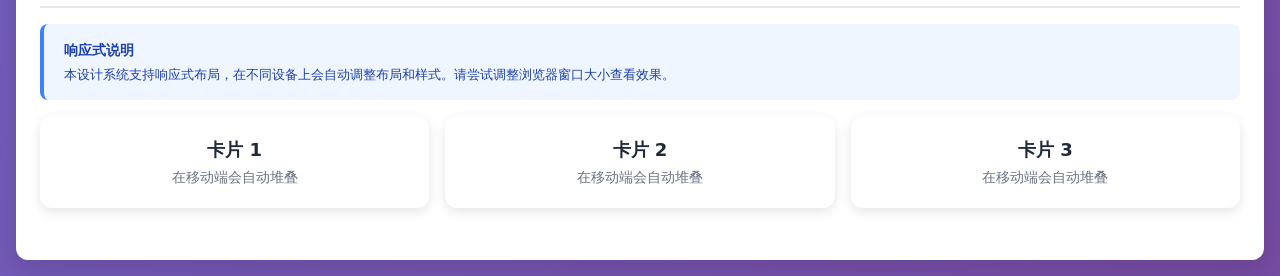
<file: example-unified/index.html>
<!DOCTYPE html>
<html lang="zh-CN">
<head>
    <meta charset="UTF-8">
    <meta name="viewport" content="width=device-width, initial-scale=1.0">
    <title>统一UI设计示例</title>
    <!-- 引入统一样式 -->
    <link rel="stylesheet" href="../common-styles.css">
    <style>
        /* 应用特定的样式补充 */
        .demo-grid {
            display: grid;
            grid-template-columns: repeat(auto-fit, minmax(300px, 1fr));
            gap: var(--spacing-lg);
            margin-bottom: var(--spacing-xl);
        }
        
        .demo-section {
            margin-bottom: var(--spacing-3xl);
        }
        
        .demo-section h2 {
            font-size: var(--font-size-2xl);
            font-weight: var(--font-weight-semibold);
            color: var(--text-primary);
            margin-bottom: var(--spacing-lg);
            padding-bottom: var(--spacing-md);
            border-bottom: 2px solid var(--border-color);
        }
        
        .color-swatch {
            display: flex;
            flex-wrap: wrap;
            gap: var(--spacing-md);
        }
        
        .color-item {
            display: flex;
            flex-direction: column;
            align-items: center;
            gap: var(--spacing-xs);
        }
        
        .color-box {
            width: 80px;
            height: 80px;
            border-radius: var(--radius-md);
            border: 1px solid var(--border-color);
        }
        
        .color-label {
            font-size: var(--font-size-xs);
            color: var(--text-secondary);
            text-align: center;
        }
        
        .code-block {
            background: var(--gray-50);
            border: 1px solid var(--border-color);
            border-radius: var(--radius-md);
            padding: var(--spacing-lg);
            margin-top: var(--spacing-md);
            overflow-x: auto;
        }
        
        .code-block code {
            font-family: var(--font-code);
            font-size: var(--font-size-sm);
            color: var(--text-primary);
        }
        
        .icon-demo {
            display: flex;
            gap: var(--spacing-lg);
            flex-wrap: wrap;
        }
        
        .icon-item {
            display: flex;
            flex-direction: column;
            align-items: center;
            gap: var(--spacing-xs);
            font-size: var(--font-size-sm);
            color: var(--text-secondary);
        }
    </style>
</head>
<body>
    <div class="container">
        <div class="header">
            <h1>🎨 统一UI设计系统示例</h1>
            <p>展示所有可用组件和设计规范</p>
        </div>

        <div class="content">
            <!-- 颜色系统 -->
            <div class="demo-section">
                <h2>🎨 颜色系统</h2>
                <div class="color-swatch">
                    <div class="color-item">
                        <div class="color-box" style="background: var(--primary-color);"></div>
                        <span class="color-label">主色<br>#3b82f6</span>
                    </div>
                    <div class="color-item">
                        <div class="color-box" style="background: var(--success-color);"></div>
                        <span class="color-label">成功<br>#10b981</span>
                    </div>
                    <div class="color-item">
                        <div class="color-box" style="background: var(--warning-color);"></div>
                        <span class="color-label">警告<br>#f59e0b</span>
                    </div>
                    <div class="color-item">
                        <div class="color-box" style="background: var(--error-color);"></div>
                        <span class="color-label">错误<br>#ef4444</span>
                    </div>
                    <div class="color-item">
                        <div class="color-box" style="background: var(--gray-100);"></div>
                        <span class="color-label">灰色<br>#f3f4f6</span>
                    </div>
                </div>
            </div>

            <!-- 按钮组件 -->
            <div class="demo-section">
                <h2>🔘 按钮组件</h2>
                <div class="demo-grid">
                    <div class="card">
                        <div class="card-header">
                            <h3 class="card-title">主按钮</h3>
                        </div>
                        <div class="card-body">
                            <div class="flex gap-3 flex-col">
                                <button class="btn btn-primary">标准按钮</button>
                                <button class="btn btn-primary btn-lg">大按钮</button>
                                <button class="btn btn-primary btn-sm">小按钮</button>
                            </div>
                        </div>
                    </div>

                    <div class="card">
                        <div class="card-header">
                            <h3 class="card-title">次要按钮</h3>
                        </div>
                        <div class="card-body">
                            <div class="flex gap-3 flex-col">
                                <button class="btn btn-secondary">标准按钮</button>
                                <button class="btn btn-secondary btn-lg">大按钮</button>
                                <button class="btn btn-secondary btn-sm">小按钮</button>
                            </div>
                        </div>
                    </div>

                    <div class="card">
                        <div class="card-header">
                            <h3 class="card-title">功能按钮</h3>
                        </div>
                        <div class="card-body">
                            <div class="flex gap-3 flex-col">
                                <button class="btn btn-success">成功</button>
                                <button class="btn btn-warning">警告</button>
                                <button class="btn btn-danger">危险</button>
                            </div>
                        </div>
                    </div>
                </div>
            </div>

            <!-- 输入框组件 -->
            <div class="demo-section">
                <h2>📝 输入框组件</h2>
                <div class="demo-grid">
                    <div class="card">
                        <div class="card-header">
                            <h3 class="card-title">文本输入</h3>
                        </div>
                        <div class="card-body">
                            <div class="flex gap-3 flex-col">
                                <input type="text" class="input" placeholder="标准输入框">
                                <input type="text" class="input" value="已填写的输入框">
                                <input type="text" class="input" placeholder="禁用状态" disabled>
                            </div>
                        </div>
                    </div>

                    <div class="card">
                        <div class="card-header">
                            <h3 class="card-title">文本域</h3>
                        </div>
                        <div class="card-body">
                            <textarea class="textarea" rows="4" placeholder="请输入多行文本..."></textarea>
                        </div>
                    </div>

                    <div class="card">
                        <div class="card-header">
                            <h3 class="card-title">代码输入</h3>
                        </div>
                        <div class="card-body">
                            <textarea class="textarea code" rows="4" placeholder="请输入代码..."></textarea>
                        </div>
                    </div>
                </div>
            </div>

            <!-- 信息提示组件 -->
            <div class="demo-section">
                <h2>💡 信息提示</h2>
                <div class="flex gap-3 flex-col">
                    <div class="info-box info">
                        <h3>信息提示</h3>
                        <p>这是一条信息提示内容，用于展示一般性的信息。</p>
                    </div>
                    <div class="info-box success">
                        <h3>成功提示</h3>
                        <p>操作成功完成！您的更改已保存。</p>
                    </div>
                    <div class="info-box warning">
                        <h3>警告提示</h3>
                        <p>请注意，此操作可能会影响其他数据。</p>
                    </div>
                    <div class="info-box error">
                        <h3>错误提示</h3>
                        <p>操作失败，请检查输入后重试。</p>
                    </div>
                </div>
            </div>

            <!-- 卡片组件 -->
            <div class="demo-section">
                <h2>📦 卡片组件</h2>
                <div class="demo-grid">
                    <div class="card">
                        <div class="card-header">
                            <h2 class="card-title">卡片标题</h2>
                            <p class="card-subtitle">卡片副标题</p>
                        </div>
                        <div class="card-body">
                            <p>这是卡片的主要内容区域。可以放置文本、图片、表单等各种内容。</p>
                        </div>
                        <div class="card-footer">
                            <button class="btn btn-secondary">取消</button>
                            <button class="btn btn-primary">确定</button>
                        </div>
                    </div>

                    <div class="card">
                        <div class="card-header">
                            <h2 class="card-title">数据统计</h2>
                        </div>
                        <div class="card-body">
                            <div class="flex justify-between items-center mb-4">
                                <span class="text-secondary">总用户数</span>
                                <span class="text-primary font-bold">1,234</span>
                            </div>
                            <div class="flex justify-between items-center mb-4">
                                <span class="text-secondary">活跃用户</span>
                                <span class="text-success font-bold">856</span>
                            </div>
                            <div class="flex justify-between items-center">
                                <span class="text-secondary">新增用户</span>
                                <span class="text-warning font-bold">42</span>
                            </div>
                        </div>
                    </div>
                </div>
            </div>

            <!-- 面板组件 -->
            <div class="demo-section">
                <h2>📋 面板组件</h2>
                <div class="panel">
                    <div class="panel-header">
                        <span class="panel-title">面板标题</span>
                        <div class="panel-actions">
                            <button class="btn btn-sm btn-secondary">编辑</button>
                            <button class="btn btn-sm btn-primary">保存</button>
                        </div>
                    </div>
                    <div class="panel-body">
                        <p>这是面板的内容区域。面板通常用于组织相关的内容和操作。</p>
                        <div class="code-block mt-4">
                            <code>&lt;div class="panel"&gt;
  &lt;div class="panel-header"&gt;
    &lt;span class="panel-title"&gt;面板标题&lt;/span&gt;
    &lt;div class="panel-actions"&gt;
      &lt;button class="btn btn-sm btn-secondary"&gt;编辑&lt;/button&gt;
      &lt;button class="btn btn-sm btn-primary"&gt;保存&lt;/button&gt;
    &lt;/div&gt;
  &lt;/div&gt;
  &lt;div class="panel-body"&gt;
    面板内容
  &lt;/div&gt;
&lt;/div&gt;</code>
                        </div>
                    </div>
                </div>
            </div>

            <!-- 交互组件演示 -->
            <div class="demo-section">
                <h2>🎯 交互组件演示</h2>
                <div class="demo-grid">
                    <div class="card">
                        <div class="card-header">
                            <h3 class="card-title">Toast 提示</h3>
                        </div>
                        <div class="card-body">
                            <div class="flex gap-3 flex-col">
                                <button class="btn btn-primary" onclick="showToast('操作成功！', 'success')">成功提示</button>
                                <button class="btn btn-warning" onclick="showToast('请注意！', 'warning')">警告提示</button>
                                <button class="btn btn-danger" onclick="showToast('操作失败！', 'error')">错误提示</button>
                            </div>
                        </div>
                    </div>

                    <div class="card">
                        <div class="card-header">
                            <h3 class="card-title">Modal 对话框</h3>
                        </div>
                        <div class="card-body">
                            <button class="btn btn-primary" onclick="openModal()">打开对话框</button>
                        </div>
                    </div>

                    <div class="card">
                        <div class="card-header">
                            <h3 class="card-title">加载状态</h3>
                        </div>
                        <div class="card-body">
                            <div class="loading-container">
                                <div class="loading-spinner"></div>
                                <span>正在加载...</span>
                            </div>
                        </div>
                    </div>
                </div>
            </div>

            <!-- 工具类演示 -->
            <div class="demo-section">
                <h2>🛠️ 工具类</h2>
                <div class="card">
                    <div class="card-body">
                        <p class="mb-4"><strong>文本对齐：</strong></p>
                        <p class="text-left mb-2">左对齐文本</p>
                        <p class="text-center mb-2">居中对齐文本</p>
                        <p class="text-right mb-4">右对齐文本</p>

                        <p class="mb-4"><strong>文本颜色：</strong></p>
                        <p class="text-primary mb-1">主要文本颜色</p>
                        <p class="text-secondary mb-1">次要文本颜色</p>
                        <p class="text-tertiary mb-1">第三级文本颜色</p>
                        <p class="text-success mb-1">成功文本颜色</p>
                        <p class="text-warning mb-1">警告文本颜色</p>
                        <p class="text-error mb-4">错误文本颜色</p>

                        <p class="mb-4"><strong>字体粗细：</strong></p>
                        <p class="font-normal mb-1">正常字重 (400)</p>
                        <p class="font-medium mb-1">中等字重 (500)</p>
                        <p class="font-semibold mb-1">半粗字重 (600)</p>
                        <p class="font-bold mb-4">粗字重 (700)</p>
                    </div>
                </div>
            </div>

            <!-- 响应式布局演示 -->
            <div class="demo-section">
                <h2>📱 响应式布局</h2>
                <div class="info-box info">
                    <h3>响应式说明</h3>
                    <p>本设计系统支持响应式布局，在不同设备上会自动调整布局和样式。请尝试调整浏览器窗口大小查看效果。</p>
                </div>
                <div class="demo-grid">
                    <div class="card">
                        <div class="card-body text-center">
                            <h3 class="card-title">卡片 1</h3>
                            <p class="text-secondary">在移动端会自动堆叠</p>
                        </div>
                    </div>
                    <div class="card">
                        <div class="card-body text-center">
                            <h3 class="card-title">卡片 2</h3>
                            <p class="text-secondary">在移动端会自动堆叠</p>
                        </div>
                    </div>
                    <div class="card">
                        <div class="card-body text-center">
                            <h3 class="card-title">卡片 3</h3>
                            <p class="text-secondary">在移动端会自动堆叠</p>
                        </div>
                    </div>
                </div>
            </div>
        </div>
    </div>

    <!-- Toast 提示 -->
    <div id="toast" class="toast">提示信息</div>

    <!-- Modal 对话框 -->
    <div class="modal-overlay" id="modal">
        <div class="modal">
            <div class="modal-header">
                <h2>对话框示例</h2>
                <button class="modal-close" onclick="closeModal()">&times;</button>
            </div>
            <div class="modal-body">
                <p>这是一个使用统一设计系统的对话框示例。</p>
                <p class="mt-4">对话框包含标题栏、内容区域和操作按钮栏。</p>
            </div>
            <div class="modal-footer">
                <button class="btn btn-secondary" onclick="closeModal()">取消</button>
                <button class="btn btn-primary" onclick="confirmModal()">确定</button>
            </div>
        </div>
    </div>

    <script>
        // Toast 提示功能
        function showToast(message, type = 'info', duration = 3000) {
            const toast = document.getElementById('toast');
            toast.textContent = message;
            toast.className = 'toast show';
            
            if (type) {
                toast.classList.add(type);
            }
            
            setTimeout(() => {
                toast.classList.remove('show');
                setTimeout(() => {
                    toast.className = 'toast';
                }, 300);
            }, duration);
        }

        // Modal 对话框功能
        function openModal() {
            document.getElementById('modal').classList.add('active');
        }

        function closeModal() {
            document.getElementById('modal').classList.remove('active');
        }

        function confirmModal() {
            showToast('已确认操作', 'success');
            closeModal();
        }

        // 点击遮罩关闭 Modal
        document.getElementById('modal').addEventListener('click', function(e) {
            if (e.target === this) {
                closeModal();
            }
        });

        // ESC 键关闭 Modal
        document.addEventListener('keydown', function(e) {
            if (e.key === 'Escape') {
                closeModal();
            }
        });
    </script>
</body>
</html>
</file>
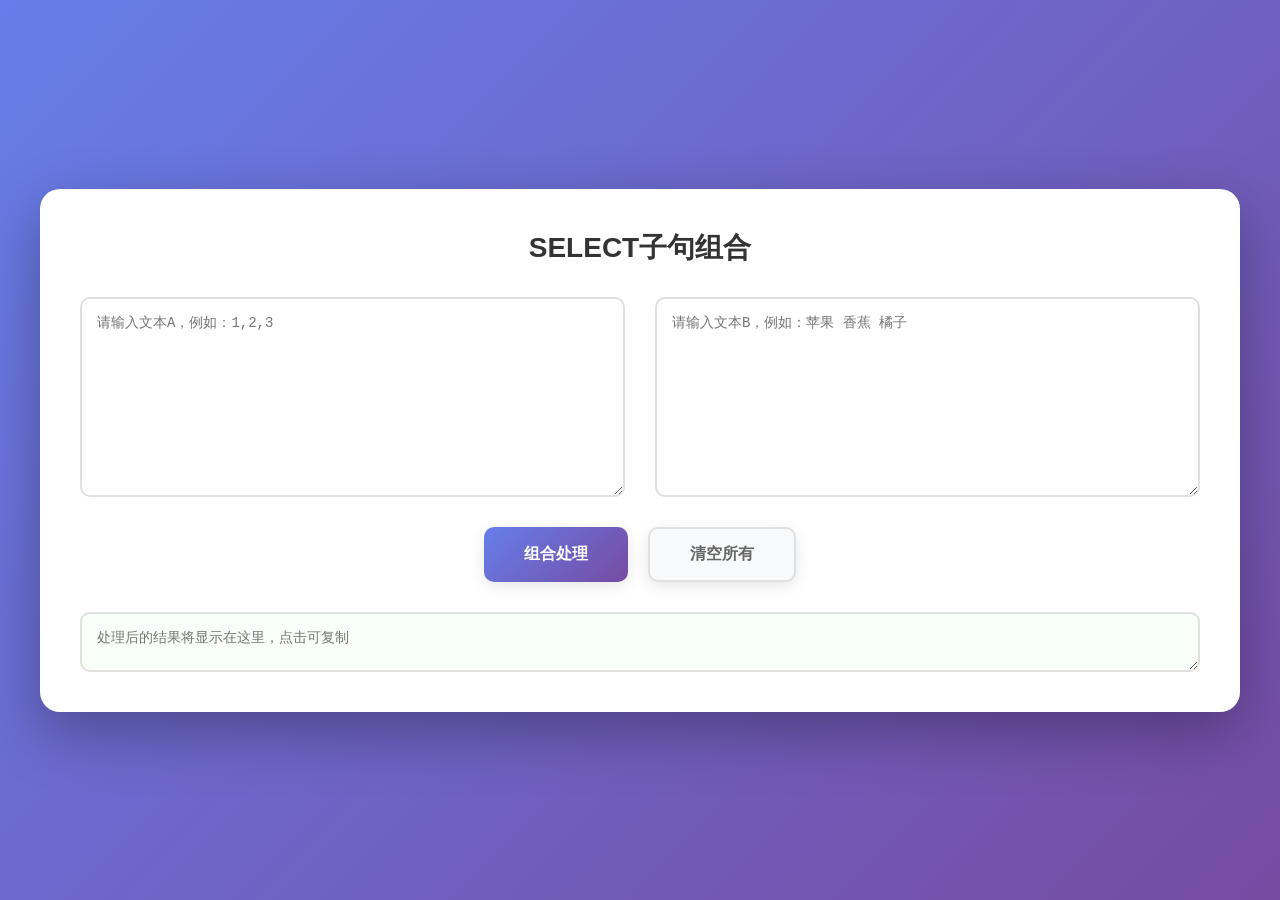
<file: select-clause-combo/index.html>
<!DOCTYPE html>
<html lang="zh-CN">
<head>
    <meta charset="UTF-8">
    <meta name="viewport" content="width=device-width, initial-scale=1.0">
    <title>SELECT子句组合</title>
    <link rel="stylesheet" href="app.css">
</head>
<body>
    <div class="container">
        <h1>SELECT子句组合</h1>

        <div class="input-section">
            <div class="input-group">
                <textarea id="textA" placeholder="请输入文本A，例如：1,2,3"></textarea>
            </div>
            <div class="input-group">
                <textarea id="textB" placeholder="请输入文本B，例如：苹果 香蕉 橘子"></textarea>
            </div>
        </div>

        <div class="button-section">
            <button class="btn-process" onclick="processText()">组合处理</button>
            <button class="btn-clear" onclick="clearAll()">清空所有</button>
        </div>

        <div class="output-section">
            <textarea id="output" readonly placeholder="处理后的结果将显示在这里，点击可复制"></textarea>
        </div>
    </div>

    <div id="toast" class="toast">已复制到剪贴板！</div>

    
    <script src="app.js"></script>
</body>
</html>
</file>
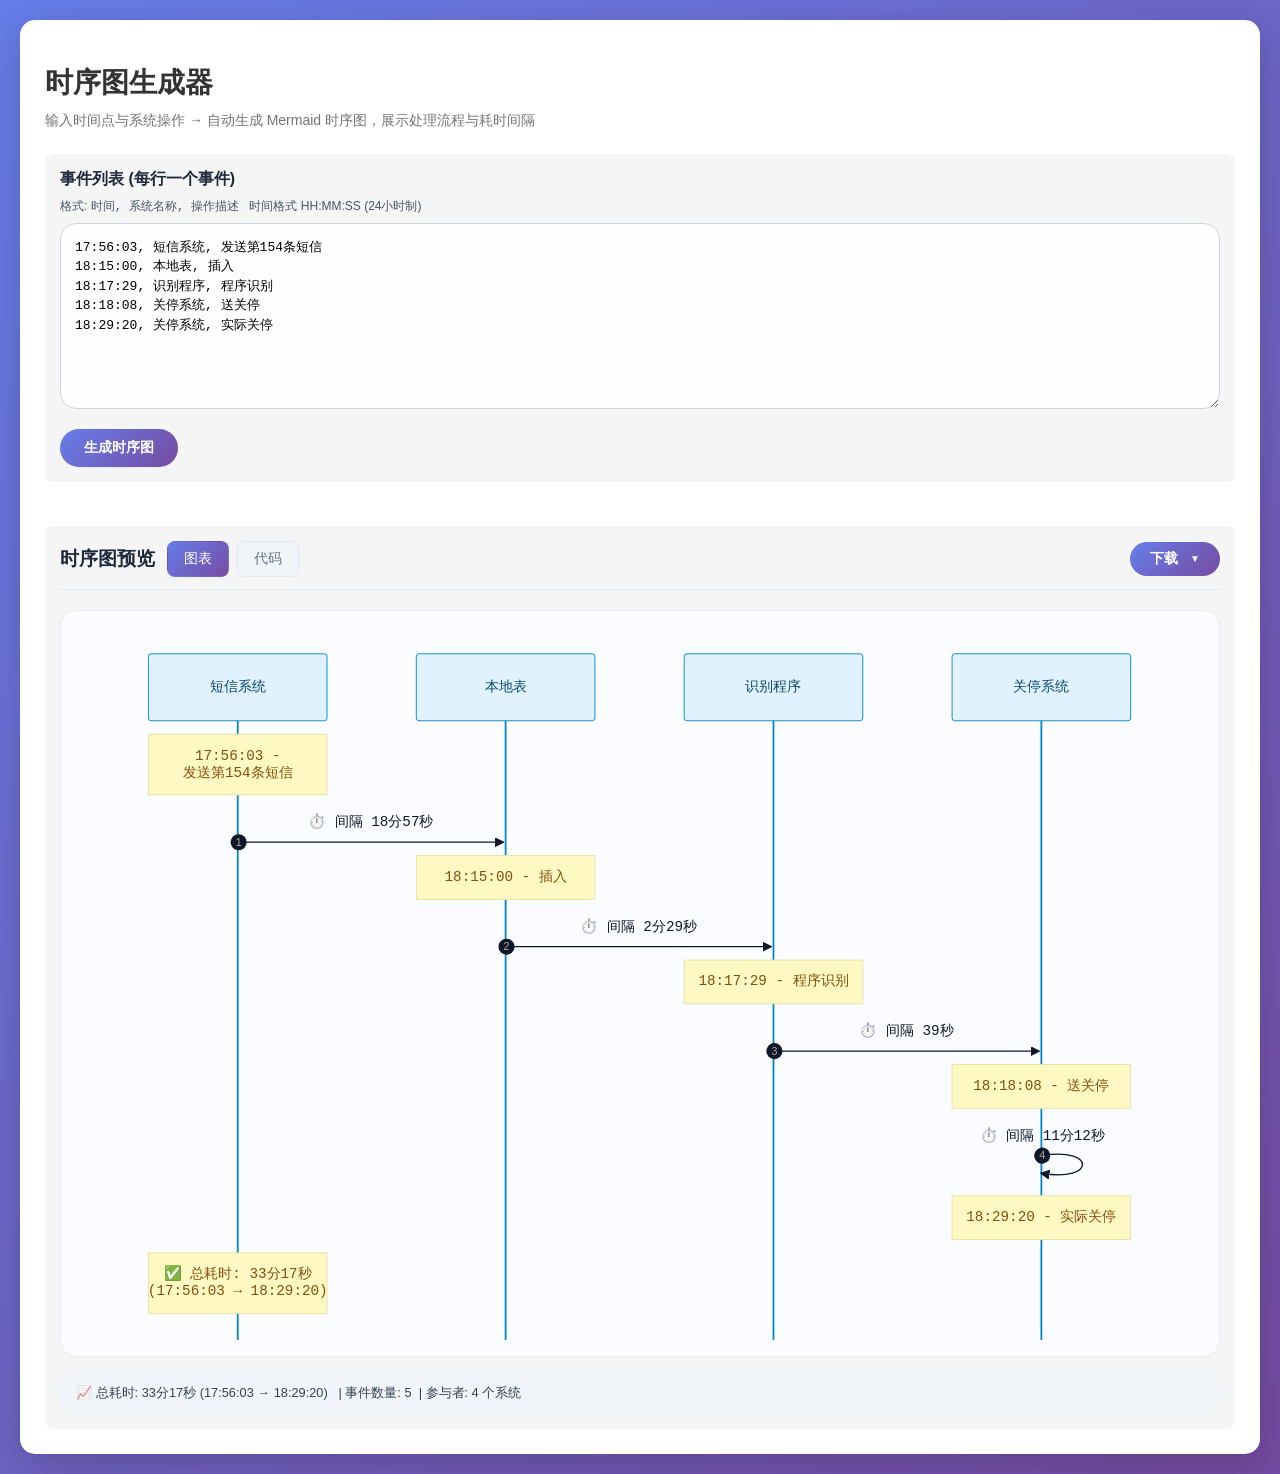
<file: sequence-diagram-generator/index.html>
<!DOCTYPE html>
<html lang="zh-CN">
<head>
    <meta charset="UTF-8">
    <meta name="viewport" content="width=device-width, initial-scale=1.0, user-scalable=yes">
    <title>时序图生成器 - 系统操作时间线工具</title>
    <!-- 引入本地 Mermaid 核心库，支持离线使用 -->
    <script src="mermaid.min.js"></script>
    <!-- 引入本地 html2canvas 用于导出图片 -->
    <script src="html2canvas.min.js"></script>
    <link rel="stylesheet" href="app.css">
</head>
<body>
<div class="container">
    <h1>
        时序图生成器
    </h1>
    <div class="sub">输入时间点与系统操作 → 自动生成 Mermaid 时序图，展示处理流程与耗时间隔</div>

    <div class="main-content">
        <!-- 事件列表区 -->
        <div class="input-panel">
            <div style="font-weight: 600; margin-bottom: 8px;">事件列表 (每行一个事件)</div>
            <div style="font-size: 0.75rem; color: #475569; margin-bottom: 8px;">
                格式: <code>时间, 系统名称, 操作描述</code>  &nbsp; 时间格式 HH:MM:SS (24小时制)
            </div>
            <textarea id="eventInput" rows="8" placeholder='示例:
17:56:03, 短信系统, 发送第154条短信
18:15:00, 本地表, 插入
18:17:29, 识别程序, 程序识别
18:18:08, 关停系统, 送关停
18:29:20, 关停系统, 实际关停'></textarea>
            <button id="generateBtn" class="generate-btn">生成时序图</button>
        </div>

        <!-- 时序图预览区 -->
        <div class="diagram-panel">
            <div class="diagram-header">
                <div class="header-left">
                    <span class="diagram-title">时序图预览</span>
                    <div class="tab-container">
                        <button class="tab-btn active" data-tab="diagram">图表</button>
                        <button class="tab-btn" data-tab="code">代码</button>
                    </div>
                </div>
                <div style="display: flex; gap: 8px;">
                    <div class="dropdown">
                        <button class="dropbtn">下载</button>
                        <div class="dropdown-content">
                            <a id="exportPngBtn">导出 PNG</a>
                            <a id="exportSvgBtn">导出 SVG</a>
                        </div>
                    </div>
                </div>
            </div>

            <!-- 图表内容 -->
            <div id="diagramTab" class="tab-content active">
                <div id="mermaid-container">
                    <div id="mermaid-diagram" style="text-align: center; min-height: 380px; display: flex; align-items: center; justify-content: center;">
                        点击「生成时序图」
                    </div>
                </div>
            </div>

            <!-- 代码内容 -->
            <div id="codeTab" class="tab-content">
                <textarea id="mermaidCodeEditor" placeholder="生成Mermaid代码后将显示在这里..."></textarea>
            </div>

            <div id="errorMsg" class="error-msg" style="display: none;"></div>
            <div id="statsInfo" class="info-stats" style="margin-top: 16px;">
                📈 总耗时: --  |  事件数量: --
            </div>
        </div>
    </div>
</div>


    <script src="app.js"></script>
</body>
</html>
</file>
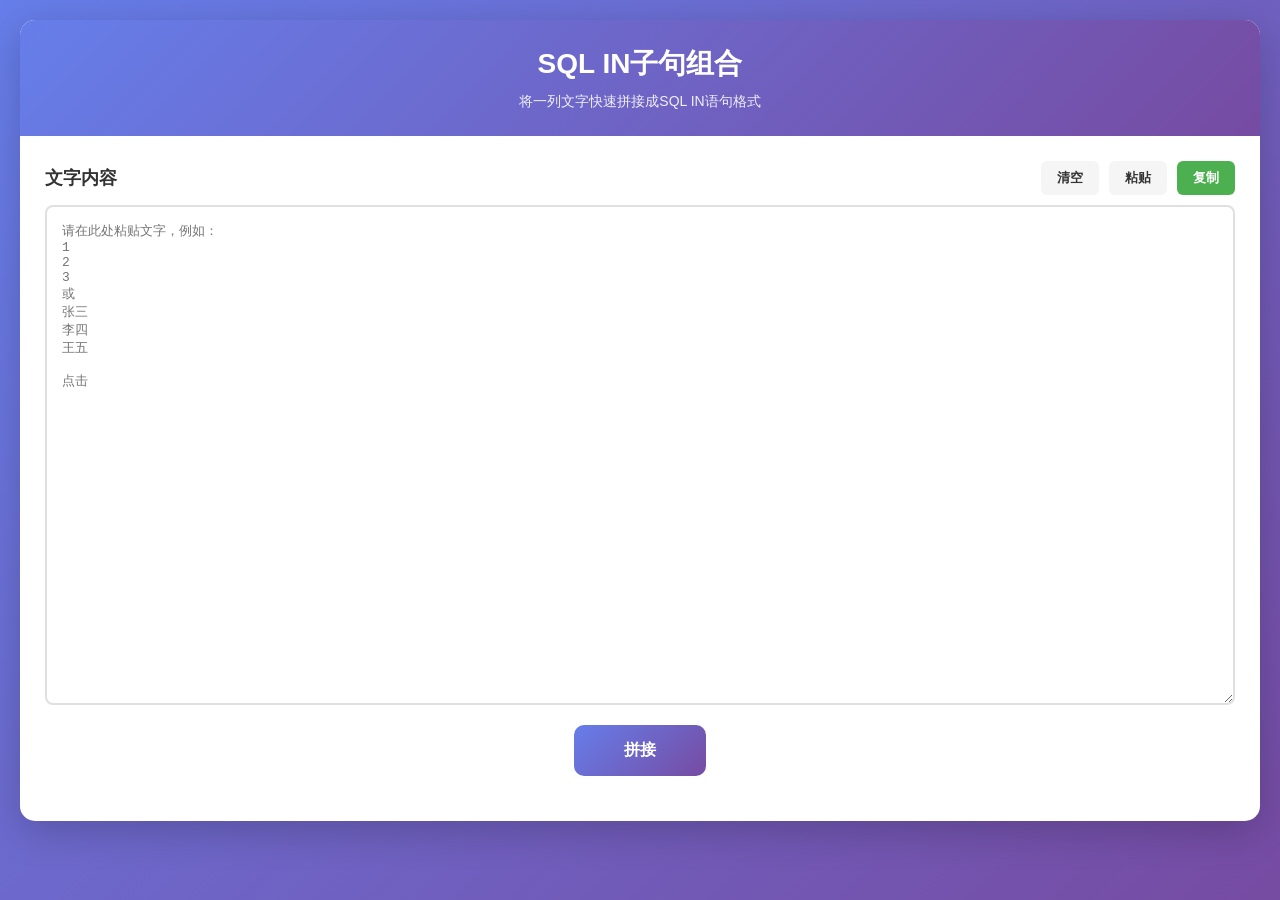
<file: sql-in-generator/index.html>
<!DOCTYPE html>
<html lang="zh-CN">
<head>
    <meta charset="UTF-8">
    <meta name="viewport" content="width=device-width, initial-scale=1.0">
    <title>SQL IN子句组合</title>
    <style>
        * {
            margin: 0;
            padding: 0;
            box-sizing: border-box;
        }

        body {
            font-family: 'Segoe UI', Tahoma, Geneva, Verdana, sans-serif;
            background: linear-gradient(135deg, #667eea 0%, #764ba2 100%);
            min-height: 100vh;
            padding: 20px;
        }

        .container {
            max-width: 1600px;
            margin: 0 auto;
            background: white;
            border-radius: 15px;
            box-shadow: 0 10px 40px rgba(0, 0, 0, 0.2);
            overflow: hidden;
        }

        .header {
            background: linear-gradient(135deg, #667eea 0%, #764ba2 100%);
            color: white;
            padding: 25px;
            text-align: center;
        }

        .header h1 {
            font-size: 28px;
            margin-bottom: 10px;
        }

        .header p {
            font-size: 14px;
            opacity: 0.9;
        }

        .content {
            padding: 25px;
        }

        .info-section {
            background: #e3f2fd;
            border-left: 4px solid #2196F3;
            padding: 15px;
            margin-bottom: 20px;
            border-radius: 4px;
        }

        .info-section h3 {
            color: #1565C0;
            margin-bottom: 10px;
            font-size: 16px;
        }

        .info-section p {
            color: #555;
            font-size: 13px;
            line-height: 1.6;
        }

        .example-section {
            background: #fff3cd;
            border-left: 4px solid #ffc107;
            padding: 15px;
            margin-bottom: 20px;
            border-radius: 4px;
        }

        .example-section h3 {
            color: #856404;
            margin-bottom: 10px;
            font-size: 16px;
        }

        .example-section .example-box {
            display: flex;
            gap: 20px;
            margin-top: 10px;
        }

        .example-item {
            flex: 1;
        }

        .example-item h4 {
            color: #856404;
            margin-bottom: 5px;
            font-size: 14px;
        }

        .example-item pre {
            background: white;
            padding: 10px;
            border-radius: 4px;
            font-size: 12px;
            color: #333;
            overflow-x: auto;
        }

        .main-section {
            margin-bottom: 20px;
        }

        .text-panel {
            display: flex;
            flex-direction: column;
        }

        .panel-header {
            display: flex;
            justify-content: space-between;
            align-items: center;
            margin-bottom: 10px;
        }

        .panel-title {
            font-size: 18px;
            font-weight: 600;
            color: #333;
        }

        .panel-actions {
            display: flex;
            gap: 10px;
        }

        .btn {
            padding: 8px 16px;
            border: none;
            border-radius: 6px;
            font-size: 13px;
            font-weight: 600;
            cursor: pointer;
            transition: all 0.3s;
        }

        .btn-primary {
            background: linear-gradient(135deg, #667eea 0%, #764ba2 100%);
            color: white;
        }

        .btn-primary:hover {
            transform: translateY(-2px);
            box-shadow: 0 5px 15px rgba(102, 126, 234, 0.4);
        }

        .btn-secondary {
            background: #f5f5f5;
            color: #333;
        }

        .btn-secondary:hover {
            background: #e0e0e0;
        }

        .btn-copy {
            background: #4CAF50;
            color: white;
        }

        .btn-copy:hover {
            background: #45a049;
        }

        textarea {
            width: 100%;
            height: 500px;
            padding: 15px;
            border: 2px solid #e0e0e0;
            border-radius: 8px;
            font-size: 13px;
            font-family: 'Courier New', monospace;
            resize: vertical;
            transition: border-color 0.3s;
        }

        textarea:focus {
            outline: none;
            border-color: #667eea;
        }

        .convert-section {
            display: flex;
            justify-content: center;
            gap: 20px;
            margin-bottom: 20px;
        }

        .btn-convert {
            padding: 15px 50px;
            font-size: 16px;
            background: linear-gradient(135deg, #667eea 0%, #764ba2 100%);
            color: white;
            border: none;
            border-radius: 10px;
            cursor: pointer;
            transition: all 0.3s;
            font-weight: 600;
        }

        .btn-convert:hover {
            transform: translateY(-2px);
            box-shadow: 0 5px 20px rgba(102, 126, 234, 0.4);
        }

        .settings-section {
            background: #f5f5f5;
            padding: 15px;
            border-radius: 8px;
            margin-bottom: 20px;
        }

        .settings-section h3 {
            color: #333;
            margin-bottom: 10px;
            font-size: 16px;
        }

        .settings-row {
            display: flex;
            align-items: center;
            gap: 10px;
            margin-bottom: 10px;
        }

        .settings-row label {
            color: #555;
            font-size: 14px;
            min-width: 120px;
        }

        .settings-row input[type="text"] {
            padding: 8px 12px;
            border: 1px solid #ddd;
            border-radius: 4px;
            font-size: 14px;
            width: 200px;
        }

        .settings-row input[type="text"]:focus {
            outline: none;
            border-color: #667eea;
        }

        .settings-row select {
            padding: 8px 12px;
            border: 1px solid #ddd;
            border-radius: 4px;
            font-size: 14px;
            width: 200px;
            background: white;
        }

        .settings-row select:focus {
            outline: none;
            border-color: #667eea;
        }

        .toast {
            position: fixed;
            top: 50%;
            left: 50%;
            transform: translate(-50%, -50%);
            background: rgba(0, 0, 0, 0.8);
            color: white;
            padding: 15px 30px;
            border-radius: 10px;
            font-size: 16px;
            font-weight: 600;
            z-index: 1000;
            opacity: 0;
            transition: opacity 0.3s ease;
        }

        .toast.show {
            opacity: 1;
        }

        @media (max-width: 1200px) {
            textarea {
                height: 400px;
            }

            .example-section .example-box {
                flex-direction: column;
            }
        }
    </style>
</head>
<body>
    <div class="container">
        <div class="header">
            <h1>SQL IN子句组合</h1>
            <p>将一列文字快速拼接成SQL IN语句格式</p>
        </div>

        <div class="content">
            <!-- <div class="settings-section">
                <h3>配置选项</h3>
                <div class="settings-row">
                    <label>引号类型：</label>
                    <select id="quoteType">
                        <option value="single">单引号 (')</option>
                        <option value="double">双引号 (")</option>
                        <option value="none">无引号</option>
                    </select>
                </div>
                <div class="settings-row">
                    <label>分隔符：</label>
                    <select id="separator">
                        <option value="comma">逗号 (,)</option>
                        <option value="semicolon">分号 (;)</option>
                        <option value="space">空格</option>
                        <option value="newline">换行</option>
                    </select>
                </div>
                <div class="settings-row">
                    <label>添加括号：</label>
                    <select id="addBrackets">
                        <option value="yes">是 (value1,value2)</option>
                        <option value="no">否</option>
                    </select>
                </div>
                <div class="settings-row">
                    <label>前缀：</label>
                    <input type="text" id="prefix" value="" placeholder="例如：IN ">
                </div>
                <div class="settings-row">
                    <label>后缀：</label>
                    <input type="text" id="suffix" value="" placeholder="例如：;">
                </select>
                </div>
            </div> -->

            <div class="main-section">
                <div class="text-panel">
                    <div class="panel-header">
                        <span class="panel-title">文字内容</span>
                        <div class="panel-actions">
                            <button class="btn btn-secondary" onclick="clearInput()">清空</button>
                            <button class="btn btn-secondary" onclick="pasteFromClipboard()">粘贴</button>
                            <button class="btn btn-copy" onclick="copyToClipboard()">复制</button>
                        </div>
                    </div>
                    <textarea id="inputData" placeholder="请在此处粘贴文字，例如：
1
2
3
或
张三
李四
王五

点击"拼接"按钮后，结果将覆盖此处内容"></textarea>
                </div>
            </div>

            <div class="convert-section">
                <button class="btn-convert" onclick="joinText()">拼接</button>
            </div>
        </div>
    </div>

    <div id="toast" class="toast">已复制到剪贴板！</div>

    <script>
        // 清空输入
        function clearInput() {
            if (confirm('确定要清空内容吗？')) {
                document.getElementById('inputData').value = '';
            }
        }

        // 从剪贴板粘贴
        async function pasteFromClipboard() {
            try {
                const text = await navigator.clipboard.readText();
                document.getElementById('inputData').value = text;
                showToast('已从剪贴板粘贴！');
            } catch (err) {
                alert('无法访问剪贴板，请手动粘贴数据。');
            }
        }

        // 复制到剪贴板
        function copyToClipboard() {
            const outputText = document.getElementById('inputData').value;
            if (outputText.trim() === '') {
                alert('没有可复制的内容，请先输入或拼接文字！');
                return;
            }

            navigator.clipboard.writeText(outputText).then(function() {
                showToast('已复制到剪贴板！');
            }).catch(function(err) {
                // 如果现代API失败，使用传统方法
                const textarea = document.getElementById('inputData');
                textarea.select();
                document.execCommand('copy');
                showToast('已复制到剪贴板！');
            });
        }

        // 显示提示
        function showToast(message) {
            const toast = document.getElementById('toast');
            toast.textContent = message;
            toast.classList.add('show');
            setTimeout(function() {
                toast.classList.remove('show');
            }, 2000);
        }

        // 拼接文字
        function joinText() {
            const inputText = document.getElementById('inputData').value;
            let quoteType = 'single';
            let separator = 'comma';
            let addBrackets = 'yes';
            let prefix = '';
            let suffix = '';
            
            // 检查元素是否存在
            const quoteTypeElement = document.getElementById('quoteType');
            if (quoteTypeElement) {
                quoteType = quoteTypeElement.value;
            }
            
            const separatorElement = document.getElementById('separator');
            if (separatorElement) {
                separator = separatorElement.value;
            }
            
            const addBracketsElement = document.getElementById('addBrackets');
            if (addBracketsElement) {
                addBrackets = addBracketsElement.value;
            }
            
            const prefixElement = document.getElementById('prefix');
            if (prefixElement) {
                prefix = prefixElement.value;
            }
            
            const suffixElement = document.getElementById('suffix');
            if (suffixElement) {
                suffix = suffixElement.value;
            }

            if (!inputText.trim()) {
                alert('请输入文字！');
                return;
            }

            // 分割行，去除空行和空白字符
            const lines = inputText.split(/\r?\n/)
                .map(line => line.trim())
                .filter(line => line.length > 0);

            if (lines.length === 0) {
                alert('没有有效的文字！');
                return;
            }

            // 确定引号
            let quote = '';
            if (quoteType === 'single') {
                quote = "'";
            } else if (quoteType === 'double') {
                quote = '"';
            }

            // 确定分隔符
            let sep = '';
            if (separator === 'comma') {
                sep = ',';
            } else if (separator === 'semicolon') {
                sep = ';';
            } else if (separator === 'space') {
                sep = ' ';
            } else if (separator === 'newline') {
                sep = '\n';
            }

            // 拼接文字
            const joinedText = lines.map(line => quote + line + quote).join(sep);

            // 添加括号
            let result = joinedText;
            if (addBrackets === 'yes') {
                result = '(' + result + ')';
            }

            // 添加前缀和后缀
            if (prefix) {
                result = prefix + result;
            }
            if (suffix) {
                result = result + suffix;
            }

            // 显示结果（覆盖输入框内容）
            document.getElementById('inputData').value = result;
            showToast('拼接完成！');
        }
    </script>
</body>
</html>
</file>
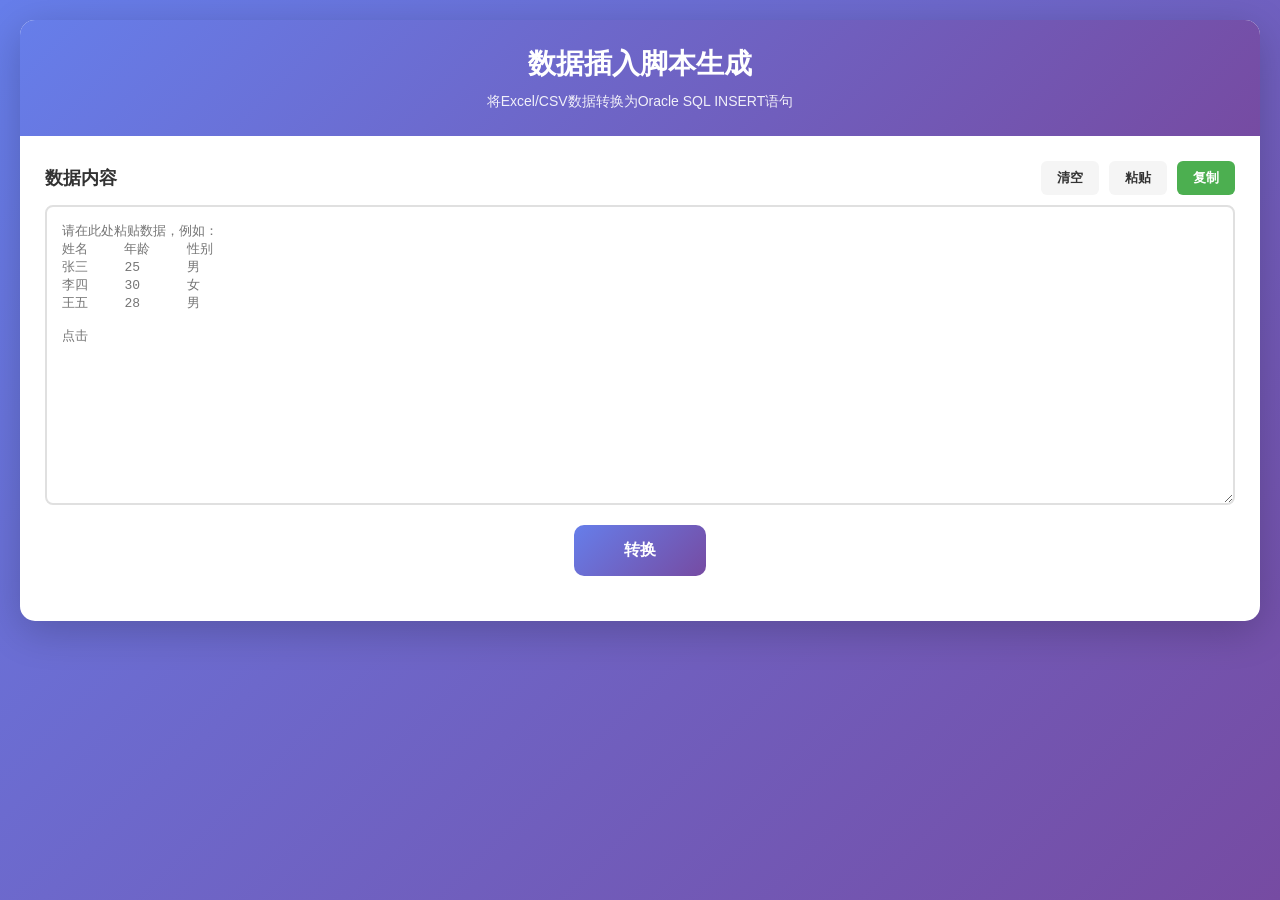
<file: sql-insert-generator/index.html>
<!DOCTYPE html>
<html lang="zh-CN">
<head>
    <meta charset="UTF-8">
    <meta name="viewport" content="width=device-width, initial-scale=1.0">
    <title>数据插入脚本生成</title>
    <link rel="stylesheet" href="app.css">
</head>
<body>
    <div class="container">
        <div class="header">
            <h1>数据插入脚本生成</h1>
            <p>将Excel/CSV数据转换为Oracle SQL INSERT语句</p>
        </div>

        <div class="content">
            <!-- <div class="settings-section">
                <h3>配置选项</h3>
                <div class="settings-row">
                    <label>表名：</label>
                    <input type="text" id="tableName" value="TMP_IMP_DATA" placeholder="输入表名">
                </div>
                <div class="settings-row">
                    <label>分割行数：</label>
                    <input type="number" id="splitLineNum" value="1000" min="1" placeholder="每批插入的行数">
                </div>
            </div> -->

            <div class="main-section">
                <div class="text-panel">
                    <div class="panel-header">
                        <span class="panel-title">数据内容</span>
                        <div class="panel-actions">
                            <button class="btn btn-secondary" onclick="clearInput()">清空</button>
                            <button class="btn btn-secondary" onclick="pasteFromClipboard()">粘贴</button>
                            <button class="btn btn-copy" onclick="copyToClipboard()">复制</button>
                        </div>
                    </div>
                    <textarea id="inputData" placeholder="请在此处粘贴数据，例如：
姓名	年龄	性别
张三	25	男
李四	30	女
王五	28	男

点击"转换"按钮后，生成的SQL语句将覆盖此处内容"></textarea>
                </div>
            </div>

            <div class="convert-section">
                <button class="btn-convert" onclick="convertToSql()">转换</button>
            </div>
        </div>
    </div>

    <div id="toast" class="toast">已复制到剪贴板！</div>

    
    <script src="app.js"></script>
</body>
</html>
</file>
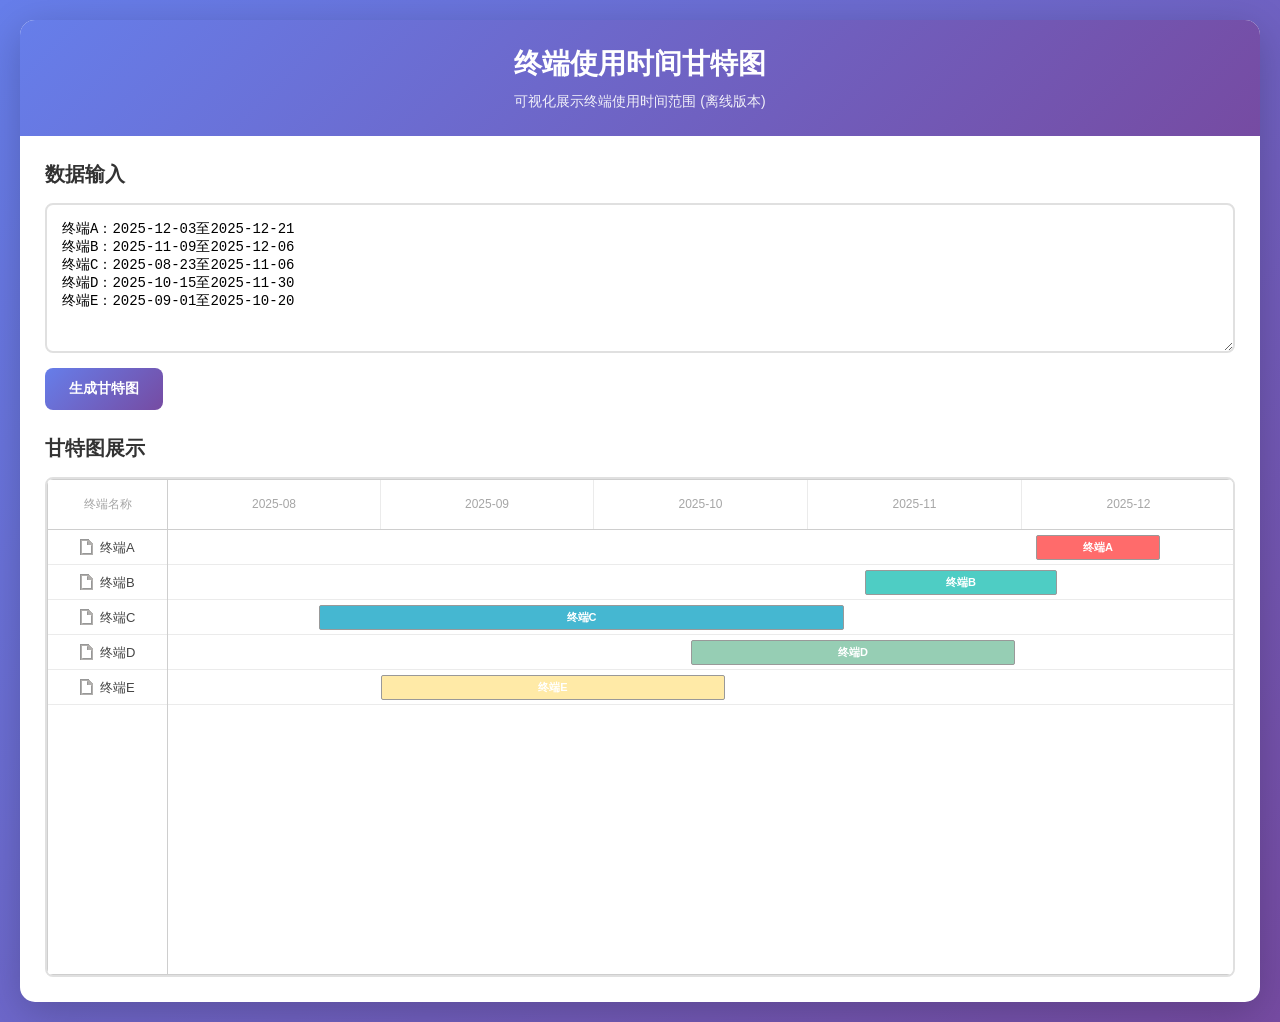
<file: terminal-gantt/index.html>
<!DOCTYPE html>
<html lang="zh-CN">
<head>
    <meta charset="UTF-8">
    <meta name="viewport" content="width=device-width, initial-scale=1.0">
    <title>终端使用时间甘特图</title>
    <link rel="stylesheet" href="app.css">
</head>
<body>
    <div class="container">
        <div class="header">
            <h1>终端使用时间甘特图</h1>
            <p>可视化展示终端使用时间范围 (离线版本)</p>
        </div>

        <div class="content">
            <div class="input-section">
                <h2>数据输入</h2>

                <div class="error-message" id="error_message"></div>

                <div class="input-group">
                    <textarea id="data_input" placeholder="终端A：2025-12-03至2025-12-21
终端B：2025-11-09至2025-12-06
终端C：2025-08-23至2025-11-06"></textarea>
                </div>


                <div class="button-group" style="margin-top: 15px;">
                    <button class="btn btn-primary" onclick="generateGantt()">生成甘特图</button>
                </div>
            </div>

            <div class="gantt-section">
                <h2>甘特图展示</h2>
                <div id="gantt_container"></div>
            </div>
        </div>
    </div>

    <div class="tooltip" id="tooltip"></div>

    <!-- 使用本地DHTMLX库 (离线版本) -->
    <script src="dhtmlxgantt/codebase/dhtmlxgantt.js"></script>
    <link rel="stylesheet" href="dhtmlxgantt/codebase/dhtmlxgantt.css">

    
    <script src="app.js"></script>
</body>
</html>
</file>
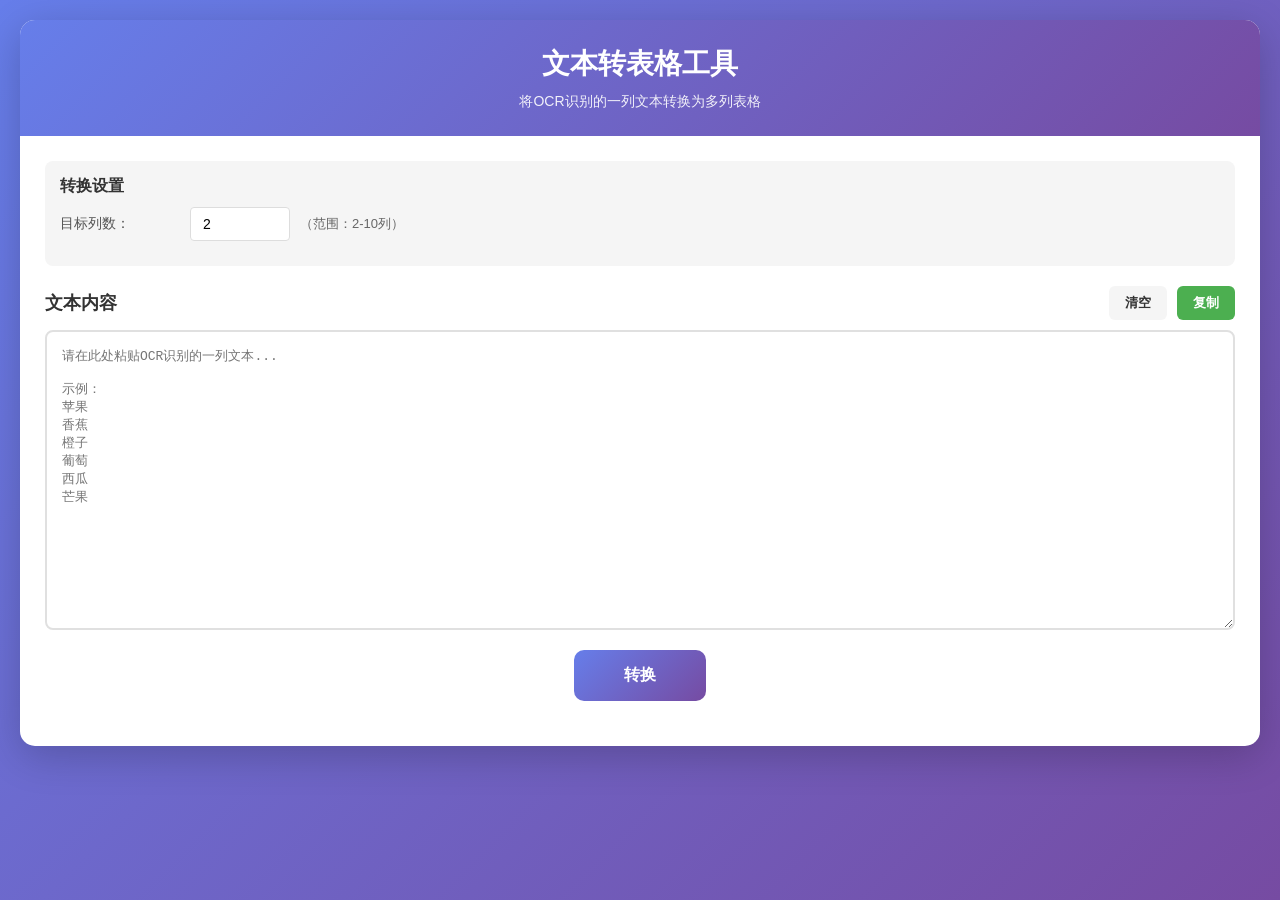
<file: text-to-table/index.html>
<!DOCTYPE html>
<html lang="zh-CN">
<head>
    <meta charset="UTF-8">
    <meta name="viewport" content="width=device-width, initial-scale=1.0">
    <title>文本转表格工具</title>
    <link rel="stylesheet" href="app.css">
</head>
<body>
    <div class="container">
        <div class="header">
            <h1>文本转表格工具</h1>
            <p>将OCR识别的一列文本转换为多列表格</p>
        </div>

        <div class="content">
            <!-- 设置区域 -->
            <div class="settings-section">
                <h3>转换设置</h3>
                <div class="settings-row">
                    <label for="columnCount">目标列数：</label>
                    <input type="number" id="columnCount" min="2" max="10" value="2">
                    <span style="color: #666; font-size: 13px;">（范围：2-10列）</span>
                </div>
            </div>



            <!-- 文本输入区域 -->
            <div class="main-section">
                <div class="text-panel">
                    <div class="panel-header">
                        <div>
                            <div class="panel-title">文本内容</div>
                        </div>
                        <div class="panel-actions">
                            <button class="btn btn-secondary" onclick="clearAll()">清空</button>
                            <button class="btn btn-copy" onclick="copyResult()">复制</button>
                        </div>
                    </div>
                    <textarea id="textInput" placeholder="请在此处粘贴OCR识别的一列文本...

示例：
苹果
香蕉
橙子
葡萄
西瓜
芒果"></textarea>
                </div>
            </div>

            <!-- 转换按钮 -->
            <div class="convert-section">
                <button class="btn-convert" onclick="convertText()"> 转换 </button>
            </div>
        </div>
    </div>

    <div id="toast" class="toast" style="display: none;"></div>

    <script src="app.js"></script>
    
</body>
</html>
</file>
<file: contact-search/app.css>
* {
    margin: 0;
    padding: 0;
    box-sizing: border-box;
}

body {
    font-family: 'Segoe UI', Tahoma, Geneva, Verdana, sans-serif;
    background: linear-gradient(135deg, #667eea 0%, #764ba2 100%);
    min-height: 100vh;
    padding: 20px;
}

.container {
    max-width: 1400px;
    margin: 0 auto;
    background: white;
    border-radius: 15px;
    box-shadow: 0 10px 40px rgba(0, 0, 0, 0.2);
    overflow: hidden;
    height: calc(100vh - 40px);
    display: flex;
    flex-direction: column;
}

.header {
    background: linear-gradient(135deg, #667eea 0%, #764ba2 100%);
    color: white;
    padding: 25px 30px;
    display: flex;
    justify-content: space-between;
    align-items: center;
}

.header h1 {
    font-size: 24px;
    font-weight: 600;
    display: flex;
    align-items: center;
    gap: 10px;
}

.header h1 .icon {
    font-size: 28px;
}

.import-btn {
    background: rgba(255, 255, 255, 0.2);
    color: white;
    border: 1px solid rgba(255, 255, 255, 0.3);
    padding: 8px 16px;
    border-radius: 6px;
    font-size: 13px;
    font-weight: 500;
    cursor: pointer;
    transition: all 0.3s ease;
    display: flex;
    align-items: center;
    gap: 6px;
}

.import-btn:hover {
    background: rgba(255, 255, 255, 0.3);
    border-color: rgba(255, 255, 255, 0.5);
}

.import-btn .icon {
    font-size: 16px;
}

.search-section {
    padding: 25px 30px;
    background: #f8f9fa;
    border-bottom: 1px solid #e9ecef;
    display: flex;
    gap: 15px;
    align-items: center;
}

.search-input {
    flex: 1;
    padding: 12px 20px;
    border: 2px solid #e9ecef;
    border-radius: 8px;
    font-size: 14px;
    transition: all 0.3s ease;
    outline: none;
}

.search-input:focus {
    border-color: #667eea;
    box-shadow: 0 0 0 3px rgba(102, 126, 234, 0.1);
}

.search-btn {
    background: linear-gradient(135deg, #667eea 0%, #764ba2 100%);
    color: white;
    border: none;
    padding: 12px 30px;
    border-radius: 8px;
    font-size: 14px;
    font-weight: 600;
    cursor: pointer;
    transition: all 0.3s ease;
    white-space: nowrap;
}

.search-btn:hover {
    transform: translateY(-2px);
    box-shadow: 0 4px 12px rgba(102, 126, 234, 0.4);
}

.results-section {
    flex: 1;
    padding: 25px 30px;
    overflow-y: auto;
    background: #fff;
}

.results-grid {
    display: grid;
    grid-template-columns: repeat(1, 1fr);
    gap: 20px;
}

.contact-card {
    background: white;
    border: 1px solid #e9ecef;
    border-radius: 12px;
    padding: 20px;
    transition: all 0.3s ease;
    position: relative;
    overflow: hidden;
}

.contact-card::before {
    content: '';
    position: absolute;
    top: 0;
    left: 0;
    width: 4px;
    height: 100%;
    background: linear-gradient(135deg, #667eea 0%, #764ba2 100%);
}

.contact-card:hover {
    transform: translateY(-3px);
    box-shadow: 0 8px 24px rgba(0, 0, 0, 0.1);
    border-color: #667eea;
}

.contact-card .card-header {
    display: flex;
    align-items: center;
    gap: 12px;
    margin-bottom: 15px;
    padding-bottom: 15px;
    border-bottom: 1px solid #f0f0f0;
}

.contact-card .avatar {
    width: 50px;
    height: 50px;
    background: linear-gradient(135deg, #667eea 0%, #764ba2 100%);
    border-radius: 50%;
    display: flex;
    align-items: center;
    justify-content: center;
    color: white;
    font-size: 20px;
    font-weight: 600;
    flex-shrink: 0;
}

.contact-card .name-info {
    flex: 1;
}

.contact-card .name {
    font-size: 16px;
    font-weight: 600;
    color: #333;
    margin-bottom: 4px;
}

.contact-card .position {
    font-size: 13px;
    color: #666;
}

.contact-card .info-row {
    display: flex;
    align-items: flex-start;
    gap: 10px;
    margin-bottom: 10px;
    font-size: 13px;
}

.contact-card .info-row:last-child {
    margin-bottom: 0;
}

.contact-card .info-icon {
    width: 20px;
    flex-shrink: 0;
    font-size: 16px;
    text-align: center;
}

.contact-card .info-label {
    color: #999;
    font-size: 12px;
    min-width: 70px;
}

.contact-card .info-value {
    flex: 1;
    color: #333;
    word-break: break-all;
}

.contact-card .info-value.empty {
    color: #ccc;
    font-style: italic;
}

.contact-card .info-row-group {
    display: grid;
    grid-template-columns: 1fr 1fr;
    gap: 10px;
    margin-bottom: 10px;
}

.contact-card .info-row.full-width {
    grid-column: 1 / -1;
    margin-bottom: 0;
}

.contact-card .info-value.clickable {
    cursor: pointer;
    color: #667eea;
    transition: all 0.3s ease;
    text-decoration: underline;
    text-decoration-style: dotted;
}

.contact-card .info-value.clickable:hover {
    color: #764ba2;
    background: rgba(102, 126, 234, 0.1);
    padding: 2px 6px;
    border-radius: 4px;
}

.no-results {
    text-align: center;
    padding: 60px 20px;
    color: #999;
}

.no-results .icon {
    font-size: 64px;
    margin-bottom: 20px;
}

.no-results h3 {
    font-size: 20px;
    color: #666;
    margin-bottom: 10px;
}

.no-results p {
    font-size: 14px;
    color: #999;
}

.empty-state {
    text-align: center;
    padding: 80px 20px;
    color: #999;
}

.empty-state .icon {
    font-size: 80px;
    margin-bottom: 20px;
}

.empty-state h2 {
    font-size: 24px;
    color: #666;
    margin-bottom: 10px;
}

.empty-state p {
    font-size: 14px;
    color: #999;
    margin-bottom: 20px;
}

.empty-state .hint {
    display: inline-block;
    background: #f8f9fa;
    padding: 15px 25px;
    border-radius: 8px;
    font-size: 13px;
    color: #666;
    max-width: 500px;
    text-align: left;
}

.empty-state .hint strong {
    color: #667eea;
}

/* Modal styles */
.modal-overlay {
    display: none;
    position: fixed;
    top: 0;
    left: 0;
    width: 100%;
    height: 100%;
    background: rgba(0, 0, 0, 0.5);
    z-index: 1000;
    align-items: center;
    justify-content: center;
}

.modal-overlay.active {
    display: flex;
}

.modal {
    background: white;
    border-radius: 12px;
    max-width: 600px;
    width: 90%;
    max-height: 80vh;
    overflow: hidden;
    box-shadow: 0 20px 60px rgba(0, 0, 0, 0.3);
}

.modal-header {
    padding: 20px 25px;
    background: linear-gradient(135deg, #667eea 0%, #764ba2 100%);
    color: white;
    display: flex;
    justify-content: space-between;
    align-items: center;
}

.modal-header h2 {
    font-size: 18px;
    font-weight: 600;
}

.modal-close {
    background: none;
    border: none;
    color: white;
    font-size: 24px;
    cursor: pointer;
    opacity: 0.8;
    transition: opacity 0.3s ease;
}

.modal-close:hover {
    opacity: 1;
}

.modal-body {
    padding: 25px;
    max-height: 60vh;
    overflow-y: auto;
}

.modal-footer {
    padding: 20px 25px;
    border-top: 1px solid #e9ecef;
    display: flex;
    justify-content: flex-end;
    gap: 10px;
}

.modal-btn {
    padding: 10px 20px;
    border-radius: 6px;
    font-size: 14px;
    font-weight: 600;
    cursor: pointer;
    transition: all 0.3s ease;
    border: none;
}

.modal-btn.primary {
    background: linear-gradient(135deg, #667eea 0%, #764ba2 100%);
    color: white;
}

.modal-btn.primary:hover {
    transform: translateY(-2px);
    box-shadow: 0 4px 12px rgba(102, 126, 234, 0.4);
}

.modal-btn.secondary {
    background: #f8f9fa;
    color: #666;
}

.modal-btn.secondary:hover {
    background: #e9ecef;
}

.duplicate-list {
    max-height: 300px;
    overflow-y: auto;
    border: 1px solid #e9ecef;
    border-radius: 8px;
    margin-top: 10px;
}

.duplicate-item {
    padding: 12px 15px;
    border-bottom: 1px solid #f0f0f0;
    font-size: 13px;
}

.duplicate-item:last-child {
    border-bottom: none;
}

.duplicate-item .duplicate-field {
    color: #dc3545;
    font-weight: 600;
}

.import-progress {
    text-align: center;
    padding: 20px;
}

.import-progress .progress-bar {
    width: 100%;
    height: 8px;
    background: #e9ecef;
    border-radius: 4px;
    overflow: hidden;
    margin: 15px 0;
}

.import-progress .progress-fill {
    height: 100%;
    background: linear-gradient(135deg, #667eea 0%, #764ba2 100%);
    transition: width 0.3s ease;
    border-radius: 4px;
}

.import-progress .progress-text {
    font-size: 14px;
    color: #666;
    margin-bottom: 10px;
}

.import-result {
    text-align: center;
    padding: 20px;
}

.import-result .result-icon {
    font-size: 48px;
    margin-bottom: 15px;
}

.import-result.result-success .result-icon {
    color: #28a745;
}

.import-result.result-error .result-icon {
    color: #dc3545;
}

.import-result h3 {
    font-size: 18px;
    margin-bottom: 10px;
    color: #333;
}

.import-result p {
    font-size: 14px;
    color: #666;
    margin-bottom: 8px;
}

.import-result .result-stats {
    background: #f8f9fa;
    padding: 15px;
    border-radius: 8px;
    margin-top: 15px;
    text-align: left;
}

.import-result .result-stats .stat-row {
    display: flex;
    justify-content: space-between;
    padding: 8px 0;
    border-bottom: 1px solid #e9ecef;
}

.import-result .result-stats .stat-row:last-child {
    border-bottom: none;
}

.import-result .result-stats .stat-label {
    color: #666;
}

.import-result .result-stats .stat-value {
    font-weight: 600;
    color: #333;
}

.import-result .result-stats .stat-value.success {
    color: #28a745;
}

.import-result .result-stats .stat-value.error {
    color: #dc3545;
}

/* File input hidden */
#fileInput {
    display: none;
}

/* Toast 提示样式 */
.toast {
    position: fixed;
    bottom: 30px;
    left: 50%;
    transform: translateX(-50%);
    background: rgba(0, 0, 0, 0.8);
    color: white;
    padding: 12px 24px;
    border-radius: 8px;
    font-size: 14px;
    z-index: 2000;
    animation: slideUp 0.3s ease;
}

.toast.fade-out {
    animation: fadeOut 0.3s ease;
}

@keyframes slideUp {
    from {
        opacity: 0;
        transform: translate(-50%, 20px);
    }
    to {
        opacity: 1;
        transform: translate(-50%, 0);
    }
}

@keyframes fadeOut {
    from {
        opacity: 1;
    }
    to {
        opacity: 0;
    }
}
</file>
<file: common-styles.css>
/* ========================================
   统一UI设计系统 - Web Tools
   版本: 1.0
   ======================================== */

/* ========================================
   1. 颜色系统
   ======================================== */
:root {
    /* 主色调 - 蓝色系 */
    --primary-color: #3b82f6;
    --primary-hover: #2563eb;
    --primary-gradient: linear-gradient(135deg, #3b82f6 0%, #2563eb 100%);
    
    /* 辅助色 - 灰色系 */
    --gray-50: #f9fafb;
    --gray-100: #f3f4f6;
    --gray-200: #e5e7eb;
    --gray-300: #d1d5db;
    --gray-400: #9ca3af;
    --gray-500: #6b7280;
    --gray-600: #4b5563;
    --gray-700: #374151;
    --gray-800: #1f2937;
    --gray-900: #111827;
    
    /* 功能色 */
    --success-color: #10b981;
    --warning-color: #f59e0b;
    --error-color: #ef4444;
    --info-color: #3b82f6;
    
    /* 背景色 */
    --bg-light: #f9fafb;
    --bg-white: #ffffff;
    --bg-gradient: linear-gradient(135deg, #667eea 0%, #764ba2 100%);
    
    /* 边框色 */
    --border-color: #e5e7eb;
    --border-focus: #3b82f6;
    
    /* 文字色 */
    --text-primary: #1f2937;
    --text-secondary: #6b7280;
    --text-tertiary: #9ca3af;
    --text-white: #ffffff;
}

/* ========================================
   2. 字体系统
   ======================================== */
:root {
    /* 字体栈 */
    --font-primary: 'Segoe UI', system-ui, -apple-system, BlinkMacSystemFont, 'Roboto', 'Helvetica Neue', sans-serif;
    --font-code: 'JetBrains Mono', 'Consolas', 'Monaco', 'Courier New', monospace;
    
    /* 字号 */
    --font-size-xs: 12px;
    --font-size-sm: 13px;
    --font-size-base: 14px;
    --font-size-lg: 16px;
    --font-size-xl: 18px;
    --font-size-2xl: 20px;
    --font-size-3xl: 24px;
    
    /* 字重 */
    --font-weight-normal: 400;
    --font-weight-medium: 500;
    --font-weight-semibold: 600;
    --font-weight-bold: 700;
    
    /* 行高 */
    --line-height-tight: 1.25;
    --line-height-normal: 1.5;
    --line-height-relaxed: 1.75;
}

/* ========================================
   3. 圆角系统
   ======================================== */
:root {
    --radius-xs: 4px;
    --radius-sm: 6px;
    --radius-md: 8px;
    --radius-lg: 12px;
    --radius-xl: 16px;
    --radius-2xl: 20px;
    --radius-full: 9999px;
}

/* ========================================
   4. 阴影系统
   ======================================== */
:root {
    --shadow-xs: 0 1px 2px rgba(0, 0, 0, 0.05);
    --shadow-sm: 0 2px 4px rgba(0, 0, 0, 0.06);
    --shadow-md: 0 4px 12px rgba(0, 0, 0, 0.1);
    --shadow-lg: 0 8px 24px rgba(0, 0, 0, 0.12);
    --shadow-xl: 0 12px 32px rgba(0, 0, 0, 0.15);
}

/* ========================================
   5. 间距系统
   ======================================== */
:root {
    --spacing-xs: 4px;
    --spacing-sm: 8px;
    --spacing-md: 12px;
    --spacing-lg: 16px;
    --spacing-xl: 20px;
    --spacing-2xl: 24px;
    --spacing-3xl: 32px;
    --spacing-4xl: 40px;
}

/* ========================================
   6. 动画
   ======================================== */
:root {
    --transition-fast: 150ms ease-in-out;
    --transition-base: 200ms ease-in-out;
    --transition-slow: 300ms ease-in-out;
}

/* ========================================
   7. 全局样式
   ======================================== */
* {
    margin: 0;
    padding: 0;
    box-sizing: border-box;
}

html {
    font-size: 16px;
    -webkit-font-smoothing: antialiased;
    -moz-osx-font-smoothing: grayscale;
}

body {
    font-family: var(--font-primary);
    font-size: var(--font-size-base);
    line-height: var(--line-height-normal);
    color: var(--text-primary);
    background: var(--bg-gradient);
    min-height: 100vh;
    padding: var(--spacing-lg);
}

/* ========================================
   8. 布局组件
   ======================================== */

/* 容器 */
.container {
    max-width: 1400px;
    margin: 0 auto;
    background: var(--bg-white);
    border-radius: var(--radius-lg);
    box-shadow: var(--shadow-lg);
    overflow: hidden;
}

/* Header */
.header {
    background: var(--bg-gradient);
    color: var(--text-white);
    padding: var(--spacing-xl) var(--spacing-2xl);
    text-align: center;
}

.header h1 {
    font-size: var(--font-size-3xl);
    font-weight: var(--font-weight-semibold);
    margin-bottom: var(--spacing-sm);
}

.header p {
    font-size: var(--font-size-base);
    opacity: 0.9;
}

/* 内容区 */
.content {
    padding: var(--spacing-xl) var(--spacing-2xl);
}

/* ========================================
   9. 按钮组件
   ======================================== */

.btn {
    display: inline-flex;
    align-items: center;
    justify-content: center;
    gap: var(--spacing-sm);
    padding: var(--spacing-md) var(--spacing-xl);
    font-size: var(--font-size-base);
    font-weight: var(--font-weight-semibold);
    font-family: var(--font-primary);
    text-decoration: none;
    border: none;
    border-radius: var(--radius-md);
    cursor: pointer;
    transition: all var(--transition-base);
    white-space: nowrap;
}

/* 主按钮 */
.btn-primary {
    background: var(--primary-gradient);
    color: var(--text-white);
    box-shadow: var(--shadow-md);
}

.btn-primary:hover {
    transform: translateY(-2px);
    box-shadow: var(--shadow-lg);
}

.btn-primary:active {
    transform: translateY(0);
}

/* 次要按钮 */
.btn-secondary {
    background: var(--gray-100);
    color: var(--text-primary);
    border: 1px solid var(--border-color);
}

.btn-secondary:hover {
    background: var(--gray-200);
    transform: translateY(-1px);
}

/* 成功按钮 */
.btn-success {
    background: var(--success-color);
    color: var(--text-white);
    box-shadow: var(--shadow-md);
}

.btn-success:hover {
    background: #059669;
    transform: translateY(-2px);
    box-shadow: var(--shadow-lg);
}

/* 危险按钮 */
.btn-danger {
    background: var(--error-color);
    color: var(--text-white);
    box-shadow: var(--shadow-md);
}

.btn-danger:hover {
    background: #dc2626;
    transform: translateY(-2px);
    box-shadow: var(--shadow-lg);
}

/* 按钮尺寸 */
.btn-sm {
    padding: var(--spacing-sm) var(--spacing-lg);
    font-size: var(--font-size-sm);
}

.btn-lg {
    padding: var(--spacing-lg) var(--spacing-3xl);
    font-size: var(--font-size-lg);
}

/* ========================================
   10. 输入框组件
   ======================================== */

.input,
textarea,
select {
    width: 100%;
    padding: var(--spacing-md) var(--spacing-lg);
    font-size: var(--font-size-base);
    font-family: var(--font-primary);
    line-height: var(--line-height-normal);
    color: var(--text-primary);
    background: var(--bg-white);
    border: 1px solid var(--border-color);
    border-radius: var(--radius-md);
    transition: all var(--transition-base);
}

.input:focus,
textarea:focus,
select:focus {
    outline: none;
    border-color: var(--border-focus);
    box-shadow: 0 0 0 3px rgba(59, 130, 246, 0.1);
}

.input::placeholder,
textarea::placeholder {
    color: var(--text-tertiary);
}

/* 代码输入框 */
.input-code,
textarea.code {
    font-family: var(--font-code);
    font-size: var(--font-size-sm);
    line-height: var(--line-height-tight);
}

/* ========================================
   11. 卡片组件
   ======================================== */

.card {
    background: var(--bg-white);
    border-radius: var(--radius-lg);
    box-shadow: var(--shadow-md);
    padding: var(--spacing-xl);
    transition: all var(--transition-base);
}

.card:hover {
    box-shadow: var(--shadow-lg);
}

.card-header {
    margin-bottom: var(--spacing-lg);
    padding-bottom: var(--spacing-lg);
    border-bottom: 1px solid var(--border-color);
}

.card-title {
    font-size: var(--font-size-xl);
    font-weight: var(--font-weight-semibold);
    color: var(--text-primary);
    margin-bottom: var(--spacing-xs);
}

.card-subtitle {
    font-size: var(--font-size-sm);
    color: var(--text-secondary);
}

.card-body {
    flex: 1;
}

.card-footer {
    margin-top: var(--spacing-lg);
    padding-top: var(--spacing-lg);
    border-top: 1px solid var(--border-color);
}

/* ========================================
   12. 面板组件
   ======================================== */

.panel {
    background: var(--bg-white);
    border: 1px solid var(--border-color);
    border-radius: var(--radius-lg);
    padding: var(--spacing-xl);
}

.panel-header {
    display: flex;
    justify-content: space-between;
    align-items: center;
    margin-bottom: var(--spacing-lg);
}

.panel-title {
    font-size: var(--font-size-xl);
    font-weight: var(--font-weight-semibold);
    color: var(--text-primary);
}

.panel-actions {
    display: flex;
    gap: var(--spacing-sm);
}

/* ========================================
   13. 信息提示组件
   ======================================== */

.info-box {
    padding: var(--spacing-lg) var(--spacing-xl);
    border-radius: var(--radius-md);
    border-left: 4px solid;
    margin-bottom: var(--spacing-lg);
}

.info-box.info {
    background: #eff6ff;
    border-color: var(--info-color);
    color: #1e40af;
}

.info-box.warning {
    background: #fffbeb;
    border-color: var(--warning-color);
    color: #92400e;
}

.info-box.error {
    background: #fef2f2;
    border-color: var(--error-color);
    color: #991b1b;
}

.info-box.success {
    background: #f0fdf4;
    border-color: var(--success-color);
    color: #065f46;
}

.info-box h3 {
    font-size: var(--font-size-base);
    font-weight: var(--font-weight-semibold);
    margin-bottom: var(--spacing-xs);
}

.info-box p {
    font-size: var(--font-size-sm);
    line-height: var(--line-height-normal);
}

/* ========================================
   14. Toast 提示
   ======================================== */

.toast {
    position: fixed;
    bottom: var(--spacing-3xl);
    left: 50%;
    transform: translateX(-50%) translateY(20px);
    background: rgba(0, 0, 0, 0.85);
    color: var(--text-white);
    padding: var(--spacing-md) var(--spacing-xl);
    border-radius: var(--radius-md);
    font-size: var(--font-size-base);
    font-weight: var(--font-weight-medium);
    z-index: 9999;
    opacity: 0;
    transition: all var(--transition-slow);
    box-shadow: var(--shadow-lg);
}

.toast.show {
    opacity: 1;
    transform: translateX(-50%) translateY(0);
}

.toast.fade-out {
    opacity: 0;
    transform: translateX(-50%) translateY(20px);
}

/* Toast 变体 */
.toast.success {
    background: var(--success-color);
}

.toast.error {
    background: var(--error-color);
}

.toast.warning {
    background: var(--warning-color);
}

/* ========================================
   15. Modal 对话框
   ======================================== */

.modal-overlay {
    display: none;
    position: fixed;
    top: 0;
    left: 0;
    right: 0;
    bottom: 0;
    background: rgba(0, 0, 0, 0.5);
    z-index: 1000;
    align-items: center;
    justify-content: center;
    backdrop-filter: blur(4px);
}

.modal-overlay.active {
    display: flex;
}

.modal {
    background: var(--bg-white);
    border-radius: var(--radius-lg);
    max-width: 600px;
    width: 90%;
    max-height: 80vh;
    overflow: hidden;
    box-shadow: var(--shadow-xl);
    animation: modalSlideIn var(--transition-slow);
}

@keyframes modalSlideIn {
    from {
        opacity: 0;
        transform: translateY(-20px) scale(0.95);
    }
    to {
        opacity: 1;
        transform: translateY(0) scale(1);
    }
}

.modal-header {
    padding: var(--spacing-xl);
    background: var(--primary-gradient);
    color: var(--text-white);
    display: flex;
    justify-content: space-between;
    align-items: center;
}

.modal-header h2 {
    font-size: var(--font-size-xl);
    font-weight: var(--font-weight-semibold);
}

.modal-close {
    background: none;
    border: none;
    color: var(--text-white);
    font-size: 24px;
    cursor: pointer;
    opacity: 0.8;
    transition: opacity var(--transition-base);
    padding: 0;
    width: 32px;
    height: 32px;
    display: flex;
    align-items: center;
    justify-content: center;
    border-radius: var(--radius-sm);
}

.modal-close:hover {
    opacity: 1;
    background: rgba(255, 255, 255, 0.1);
}

.modal-body {
    padding: var(--spacing-xl);
    max-height: 60vh;
    overflow-y: auto;
}

.modal-footer {
    padding: var(--spacing-xl);
    border-top: 1px solid var(--border-color);
    display: flex;
    justify-content: flex-end;
    gap: var(--spacing-md);
}

/* ========================================
   16. 加载动画
   ======================================== */

.loading-spinner {
    border: 3px solid var(--gray-200);
    border-top: 3px solid var(--primary-color);
    border-radius: 50%;
    width: 24px;
    height: 24px;
    animation: spin 1s linear infinite;
}

@keyframes spin {
    0% { transform: rotate(0deg); }
    100% { transform: rotate(360deg); }
}

.loading-container {
    display: flex;
    align-items: center;
    justify-content: center;
    gap: var(--spacing-md);
    padding: var(--spacing-3xl);
}

/* ========================================
   17. 工具类
   ======================================== */

/* 文本对齐 */
.text-center { text-align: center; }
.text-left { text-align: left; }
.text-right { text-align: right; }

/* 文本颜色 */
.text-primary { color: var(--text-primary); }
.text-secondary { color: var(--text-secondary); }
.text-tertiary { color: var(--text-tertiary); }
.text-white { color: var(--text-white); }
.text-success { color: var(--success-color); }
.text-warning { color: var(--warning-color); }
.text-error { color: var(--error-color); }

/* 字重 */
.font-normal { font-weight: var(--font-weight-normal); }
.font-medium { font-weight: var(--font-weight-medium); }
.font-semibold { font-weight: var(--font-weight-semibold); }
.font-bold { font-weight: var(--font-weight-bold); }

/* 间距 */
.mt-0 { margin-top: 0; }
.mt-1 { margin-top: var(--spacing-xs); }
.mt-2 { margin-top: var(--spacing-sm); }
.mt-3 { margin-top: var(--spacing-md); }
.mt-4 { margin-top: var(--spacing-lg); }
.mt-5 { margin-top: var(--spacing-xl); }

.mb-0 { margin-bottom: 0; }
.mb-1 { margin-bottom: var(--spacing-xs); }
.mb-2 { margin-bottom: var(--spacing-sm); }
.mb-3 { margin-bottom: var(--spacing-md); }
.mb-4 { margin-bottom: var(--spacing-lg); }
.mb-5 { margin-bottom: var(--spacing-xl); }

/* Flexbox */
.flex { display: flex; }
.flex-col { flex-direction: column; }
.items-center { align-items: center; }
.justify-center { justify-content: center; }
.justify-between { justify-content: space-between; }
.gap-2 { gap: var(--spacing-sm); }
.gap-3 { gap: var(--spacing-md); }
.gap-4 { gap: var(--spacing-lg); }

/* 显示 */
.hidden { display: none !important; }
.block { display: block; }
.inline-block { display: inline-block; }

/* ========================================
   18. 响应式设计
   ======================================== */

/* 平板设备 (768px 及以下) */
@media (max-width: 768px) {
    body {
        padding: var(--spacing-sm);
    }
    
    .container {
        margin: var(--spacing-sm);
    }
    
    .content {
        padding: var(--spacing-lg);
    }
    
    .header {
        padding: var(--spacing-lg);
    }
    
    .header h1 {
        font-size: var(--font-size-2xl);
    }
    
    .header p {
        font-size: var(--font-size-sm);
    }
    
    .panel-header {
        flex-direction: column;
        align-items: flex-start;
        gap: var(--spacing-md);
    }
    
    .panel-actions {
        width: 100%;
        flex-wrap: wrap;
    }
    
    .btn {
        width: 100%;
        justify-content: center;
    }
    
    .btn-sm {
        width: auto;
    }
    
    .card-header,
    .card-footer {
        margin-top: var(--spacing-lg);
        padding-top: var(--spacing-lg);
    }
}

/* 桌面设备 (1200px 及以下) */
@media (max-width: 1200px) {
    .container {
        max-width: 100%;
    }
    
    textarea {
        height: 300px;
    }
}

/* 移动设备优先 */
@media (max-width: 480px) {
    body {
        padding: var(--spacing-xs);
    }
    
    .content {
        padding: var(--spacing-md);
    }
    
    .header {
        padding: var(--spacing-md);
    }
    
    .header h1 {
        font-size: var(--font-size-xl);
    }
    
    .card,
    .panel {
        padding: var(--spacing-lg);
    }
    
    .btn {
        padding: var(--spacing-sm) var(--spacing-lg);
    }
    
    .btn-lg {
        padding: var(--spacing-md) var(--spacing-xl);
    }
}

/* ========================================
   19. 打印样式
   ======================================== */

@media print {
    body {
        background: white;
        padding: 0;
    }
    
    .container {
        box-shadow: none;
        max-width: 100%;
    }
    
    .header {
        background: white;
        color: black;
    }
    
    .btn,
    .toast,
    .modal-overlay {
        display: none !important;
    }
}

/* ========================================
   20. 可访问性增强
   ======================================== */

/* 焦点可见性 */
*:focus-visible {
    outline: 2px solid var(--primary-color);
    outline-offset: 2px;
}

/* 减少动画（用户偏好） */
@media (prefers-reduced-motion: reduce) {
    *,
    *::before,
    *::after {
        animation-duration: 0.01ms !important;
        animation-iteration-count: 1 !important;
        transition-duration: 0.01ms !important;
    }
}

/* 高对比度模式 */
@media (prefers-contrast: high) {
    :root {
        --border-color: #000000;
        --text-secondary: #000000;
    }
}

/* 深色模式支持（可选） */
@media (prefers-color-scheme: dark) {
    /* 如果需要深色模式，可以在这里添加样式 */
}

/* ========================================
   21. 浏览器兼容性
   ======================================== */

/* IE11 兼容性 */
@supports not (display: grid) {
    .container {
        display: block;
    }
}

/* Safari 滚动条 */
::-webkit-scrollbar {
    width: 8px;
    height: 8px;
}

::-webkit-scrollbar-track {
    background: var(--gray-100);
}

::-webkit-scrollbar-thumb {
    background: var(--gray-300);
    border-radius: var(--radius-sm);
}

::-webkit-scrollbar-thumb:hover {
    background: var(--gray-400);
}

/* Firefox 滚动条 */
* {
    scrollbar-width: thin;
    scrollbar-color: var(--gray-300) var(--gray-100);
}
</file>
<file: select-clause-combo/app.css>
* {
    margin: 0;
    padding: 0;
    box-sizing: border-box;
}

body {
    font-family: 'Segoe UI', Tahoma, Geneva, Verdana, sans-serif;
    background: linear-gradient(135deg, #667eea 0%, #764ba2 100%);
    min-height: 100vh;
    padding: 20px;
    display: flex;
    justify-content: center;
    align-items: center;
}

.container {
    background: white;
    border-radius: 20px;
    box-shadow: 0 20px 60px rgba(0, 0, 0, 0.3);
    padding: 40px;
    max-width: 1200px;
    width: 100%;
}

h1 {
    text-align: center;
    color: #333;
    margin-bottom: 30px;
    font-size: 28px;
    font-weight: 600;
}

.input-section {
    display: grid;
    grid-template-columns: 1fr 1fr;
    gap: 30px;
    margin-bottom: 30px;
}

.input-group {
    display: flex;
    flex-direction: column;
}

.input-group label {
    font-size: 16px;
    font-weight: 600;
    color: #555;
    margin-bottom: 10px;
    padding: 10px 15px;
    background: #f8f9fa;
    border-radius: 8px;
    border-left: 4px solid #667eea;
}

.input-group textarea {
    width: 100%;
    height: 200px;
    padding: 15px;
    border: 2px solid #e0e0e0;
    border-radius: 10px;
    font-size: 14px;
    font-family: 'Courier New', monospace;
    resize: vertical;
    transition: all 0.3s ease;
}

.input-group textarea:focus {
    outline: none;
    border-color: #667eea;
    box-shadow: 0 0 0 3px rgba(102, 126, 234, 0.1);
}

.button-section {
    display: flex;
    justify-content: center;
    gap: 20px;
    margin-bottom: 30px;
}

button {
    padding: 15px 40px;
    font-size: 16px;
    font-weight: 600;
    border: none;
    border-radius: 10px;
    cursor: pointer;
    transition: all 0.3s ease;
    box-shadow: 0 4px 15px rgba(0, 0, 0, 0.1);
}

.btn-process {
    background: linear-gradient(135deg, #667eea 0%, #764ba2 100%);
    color: white;
}

.btn-process:hover {
    transform: translateY(-2px);
    box-shadow: 0 6px 20px rgba(102, 126, 234, 0.4);
}

.btn-clear {
    background: #f8f9fa;
    color: #666;
    border: 2px solid #e0e0e0;
}

.btn-clear:hover {
    background: #e9ecef;
    transform: translateY(-2px);
}

.output-section {
    display: flex;
    flex-direction: column;
}

.output-section textarea {
    width: 100%;
    height: 60px;
    padding: 15px;
    border: 2px solid #e0e0e0;
    border-radius: 10px;
    font-size: 14px;
    font-family: 'Courier New', monospace;
    resize: vertical;
    background: #f8fff8;
    cursor: pointer;
}

.output-section textarea:focus {
    outline: none;
    border-color: #28a745;
    box-shadow: 0 0 0 3px rgba(40, 167, 69, 0.1);
}

.toast {
    position: fixed;
    top: 50%;
    left: 50%;
    transform: translate(-50%, -50%);
    background: rgba(0, 0, 0, 0.8);
    color: white;
    padding: 15px 30px;
    border-radius: 10px;
    font-size: 16px;
    font-weight: 600;
    z-index: 1000;
    opacity: 0;
    transition: opacity 0.3s ease;
}

.toast.show {
    opacity: 1;
}

.info-section {
    margin-top: 20px;
    padding: 15px;
    background: #fff3cd;
    border-radius: 8px;
    border-left: 4px solid #ffc107;
}

.info-section h3 {
    color: #856404;
    margin-bottom: 10px;
    font-size: 14px;
}

.info-section p {
    color: #856404;
    font-size: 13px;
    line-height: 1.6;
}

@media (max-width: 768px) {
    .input-section {
        grid-template-columns: 1fr;
    }

    .container {
        padding: 20px;
    }

    h1 {
        font-size: 22px;
    }
}
</file>
<file: sequence-diagram-generator/app.css>
* {
            box-sizing: border-box;
        }

        body {
            font-family: 'Segoe UI', 'Roboto', 'Helvetica Neue', sans-serif;
            background: linear-gradient(135deg, #667eea 0%, #764ba2 100%);
            min-height: 100vh;
            margin: 0;
            padding: 20px;
            color: #1e293b;
        }

        .container {
            max-width: 1600px;
            margin: 0 auto;
            background: white;
            border-radius: 15px;
            box-shadow: 0 10px 40px rgba(0, 0, 0, 0.2);
            overflow: hidden;
            padding: 25px;
        }

        h1 {
            font-size: 28px;
            font-weight: 600;
            margin-bottom: 10px;
            color: #333;
            display: flex;
            align-items: center;
            gap: 12px;
            flex-wrap: wrap;
        }

        .sub {
            color: #666;
            margin-bottom: 24px;
            font-size: 14px;
            opacity: 0.9;
        }

        .main-content {
            display: flex;
            flex-direction: column;
            gap: 24px;
        }

        .input-panel {
            background: #f5f5f5;
            border-radius: 8px;
            padding: 15px;
            margin-bottom: 20px;
        }

        .diagram-panel {
            background: #f5f5f5;
            border-radius: 8px;
            padding: 15px;
            display: flex;
            flex-direction: column;
        }

        textarea {
            width: 100%;
            font-family: 'JetBrains Mono', 'Fira Code', monospace;
            font-size: 13px;
            padding: 14px;
            border: 1px solid #cbd5e1;
            border-radius: 16px;
            background: #fefefe;
            resize: vertical;
            line-height: 1.5;
            transition: 0.2s;
        }

        textarea:focus {
            outline: none;
            border-color: #3b82f6;
            box-shadow: 0 0 0 3px rgba(59,130,246,0.2);
        }

        .diagram-header {
            display: flex;
            justify-content: space-between;
            align-items: center;
            margin-bottom: 20px;
            flex-wrap: wrap;
            gap: 12px;
            border-bottom: 1px solid #e2e8f0;
            padding-bottom: 12px;
        }

        .header-left {
            display: flex;
            align-items: center;
            gap: 12px;
            flex-wrap: wrap;
        }

        .diagram-title {
            font-weight: 600;
            font-size: 1.2rem;
        }

        /* 标签页切换 */
        .tab-container {
            display: flex;
            gap: 8px;
        }

        .tab-btn {
            background: #f1f5f9;
            border: 1px solid #e2e8f0;
            color: #64748b;
            padding: 8px 16px;
            border-radius: 8px;
            cursor: pointer;
            font-size: 14px;
            font-weight: 500;
            transition: all 0.2s;
        }

        .tab-btn:hover {
            background: #e2e8f0;
        }

        .tab-btn.active {
            background: linear-gradient(135deg, #667eea 0%, #764ba2 100%);
            color: white;
            border-color: transparent;
        }

        .tab-content {
            display: none;
        }

        .tab-content.active {
            display: block;
        }

        #mermaid-container {
            background: #fafcff;
            border-radius: 16px;
            padding: 16px;
            overflow-x: auto;
            min-height: 420px;
            border: 1px solid #e9eef3;
        }

        .error-msg {
            color: #dc2626;
            background: #fef2f2;
            padding: 12px;
            border-radius: 14px;
            margin-top: 12px;
            font-size: 0.85rem;
            border-left: 4px solid #dc2626;
        }

        .info-stats {
            margin-top: 16px;
            font-size: 0.8rem;
            background: #f1f5f9;
            padding: 12px 16px;
            border-radius: 16px;
            color: #334155;
        }

        /* Mermaid代码编辑器区域 */
        #mermaidCodeEditor {
            width: 100%;
            font-family: 'JetBrains Mono', 'Fira Code', monospace;
            font-size: 13px;
            padding: 14px;
            border: 1px solid #cbd5e1;
            border-radius: 16px;
            background: #f8fafc;
            resize: vertical;
            line-height: 1.4;
            transition: 0.2s;
            min-height: 400px;
        }

        #mermaidCodeEditor:focus {
            outline: none;
            border-color: #3b82f6;
            box-shadow: 0 0 0 3px rgba(59,130,246,0.1);
        }

        /* 下拉菜单 */
        .dropdown {
            position: relative;
            display: inline-block;
        }

        .dropdown-content {
            display: none;
            position: absolute;
            right: 0;
            background-color: white;
            min-width: 160px;
            box-shadow: 0 8px 16px rgba(0,0,0,0.2);
            border-radius: 8px;
            z-index: 1;
            overflow: hidden;
        }

        .dropdown-content a {
            color: #333;
            padding: 12px 16px;
            text-decoration: none;
            display: block;
            cursor: pointer;
            transition: background 0.2s;
        }

        .dropdown-content a:hover {
            background-color: #f1f5f9;
        }

        .dropdown-content a:first-child {
            border-radius: 8px 8px 0 0;
        }

        .dropdown-content a:last-child {
            border-radius: 0 0 8px 8px;
        }

        .dropdown:hover .dropdown-content {
            display: block;
        }

        .dropbtn {
            background: linear-gradient(135deg, #667eea 0%, #764ba2 100%);
            color: white;
            padding: 8px 20px;
            font-size: 14px;
            border: none;
            cursor: pointer;
            border-radius: 40px;
            font-weight: 600;
            display: inline-flex;
            align-items: center;
            gap: 8px;
        }

        .dropbtn:hover {
            transform: translateY(-2px);
            box-shadow: 0 5px 15px rgba(102, 126, 234, 0.4);
        }

        .dropbtn::after {
            content: '▼';
            font-size: 10px;
            margin-left: 4px;
        }

        .generate-btn {
            background: linear-gradient(135deg, #667eea 0%, #764ba2 100%);
            border: none;
            color: white;
            font-weight: 600;
            padding: 10px 24px;
            border-radius: 40px;
            cursor: pointer;
            font-size: 14px;
            transition: 0.3s;
            box-shadow: 0 1px 2px rgba(0,0,0,0.05);
            display: inline-flex;
            align-items: center;
            gap: 8px;
            margin-top: 16px;
        }

        .generate-btn:hover {
            transform: translateY(-2px);
            box-shadow: 0 5px 15px rgba(102, 126, 234, 0.4);
        }

        @media (max-width: 780px) {
            body { padding: 12px; }
            .diagram-panel { min-width: auto; }
        }
</file>
<file: sql-insert-generator/app.css>
* {
            margin: 0;
            padding: 0;
            box-sizing: border-box;
        }

        body {
            font-family: 'Segoe UI', Tahoma, Geneva, Verdana, sans-serif;
            background: linear-gradient(135deg, #667eea 0%, #764ba2 100%);
            min-height: 100vh;
            padding: 20px;
        }

        .container {
            max-width: 1600px;
            margin: 0 auto;
            background: white;
            border-radius: 15px;
            box-shadow: 0 10px 40px rgba(0, 0, 0, 0.2);
            overflow: hidden;
        }

        .header {
            background: linear-gradient(135deg, #667eea 0%, #764ba2 100%);
            color: white;
            padding: 25px;
            text-align: center;
        }

        .header h1 {
            font-size: 28px;
            margin-bottom: 10px;
        }

        .header p {
            font-size: 14px;
            opacity: 0.9;
        }

        .content {
            padding: 25px;
        }

        .info-section {
            background: #e3f2fd;
            border-left: 4px solid #2196F3;
            padding: 15px;
            margin-bottom: 20px;
            border-radius: 4px;
        }

        .info-section h3 {
            color: #1565C0;
            margin-bottom: 10px;
            font-size: 16px;
        }

        .info-section p {
            color: #555;
            font-size: 13px;
            line-height: 1.6;
        }

        .main-section {
            margin-bottom: 20px;
        }

        .text-panel {
            display: flex;
            flex-direction: column;
        }

        .panel-header {
            display: flex;
            justify-content: space-between;
            align-items: center;
            margin-bottom: 10px;
        }

        .panel-title {
            font-size: 18px;
            font-weight: 600;
            color: #333;
        }

        .panel-actions {
            display: flex;
            gap: 10px;
        }

        .btn {
            padding: 8px 16px;
            border: none;
            border-radius: 6px;
            font-size: 13px;
            font-weight: 600;
            cursor: pointer;
            transition: all 0.3s;
        }

        .btn-primary {
            background: linear-gradient(135deg, #667eea 0%, #764ba2 100%);
            color: white;
        }

        .btn-primary:hover {
            transform: translateY(-2px);
            box-shadow: 0 5px 15px rgba(102, 126, 234, 0.4);
        }

        .btn-secondary {
            background: #f5f5f5;
            color: #333;
        }

        .btn-secondary:hover {
            background: #e0e0e0;
        }

        .btn-copy {
            background: #4CAF50;
            color: white;
        }

        .btn-copy:hover {
            background: #45a049;
        }

        textarea {
            width: 100%;
            height: 300px;
            padding: 15px;
            border: 2px solid #e0e0e0;
            border-radius: 8px;
            font-size: 13px;
            font-family: 'Courier New', monospace;
            resize: vertical;
            transition: border-color 0.3s;
        }

        textarea:focus {
            outline: none;
            border-color: #667eea;
        }

        .convert-section {
            display: flex;
            justify-content: center;
            gap: 20px;
            margin-bottom: 20px;
        }

        .btn-convert {
            padding: 15px 50px;
            font-size: 16px;
            background: linear-gradient(135deg, #667eea 0%, #764ba2 100%);
            color: white;
            border: none;
            border-radius: 10px;
            cursor: pointer;
            transition: all 0.3s;
            font-weight: 600;
        }

        .btn-convert:hover {
            transform: translateY(-2px);
            box-shadow: 0 5px 20px rgba(102, 126, 234, 0.4);
        }

        .settings-section {
            background: #f5f5f5;
            padding: 15px;
            border-radius: 8px;
            margin-bottom: 20px;
        }

        .settings-section h3 {
            color: #333;
            margin-bottom: 10px;
            font-size: 16px;
        }

        .settings-row {
            display: flex;
            align-items: center;
            gap: 10px;
            margin-bottom: 10px;
        }

        .settings-row label {
            color: #555;
            font-size: 14px;
            min-width: 120px;
        }

        .settings-row input {
            padding: 8px 12px;
            border: 1px solid #ddd;
            border-radius: 4px;
            font-size: 14px;
            width: 200px;
        }

        .settings-row input:focus {
            outline: none;
            border-color: #667eea;
        }

        .toast {
            position: fixed;
            top: 50%;
            left: 50%;
            transform: translate(-50%, -50%);
            background: rgba(0, 0, 0, 0.8);
            color: white;
            padding: 15px 30px;
            border-radius: 10px;
            font-size: 16px;
            font-weight: 600;
            z-index: 1000;
            opacity: 0;
            transition: opacity 0.3s ease;
        }

        .toast.show {
            opacity: 1;
        }

        @media (max-width: 1200px) {
            textarea {
                height: 300px;
            }
        }
</file>
<file: terminal-gantt/app.css>
* {
            margin: 0;
            padding: 0;
            box-sizing: border-box;
        }

        body {
            font-family: 'Segoe UI', Tahoma, Geneva, Verdana, sans-serif;
            background: linear-gradient(135deg, #667eea 0%, #764ba2 100%);
            min-height: 100vh;
            padding: 20px;
        }

        .container {
            max-width: 1400px;
            margin: 0 auto;
            background: white;
            border-radius: 15px;
            box-shadow: 0 10px 40px rgba(0, 0, 0, 0.2);
            overflow: hidden;
        }

        .header {
            background: linear-gradient(135deg, #667eea 0%, #764ba2 100%);
            color: white;
            padding: 25px;
            text-align: center;
        }

        .header h1 {
            font-size: 28px;
            margin-bottom: 10px;
        }

        .header p {
            font-size: 14px;
            opacity: 0.9;
        }

        .content {
            padding: 25px;
        }

        .input-section {
            margin-bottom: 25px;
        }

        .input-section h2 {
            color: #333;
            margin-bottom: 15px;
            font-size: 20px;
        }

        .input-group {
            display: flex;
            gap: 15px;
            margin-bottom: 15px;
        }

        .input-group textarea {
            flex: 1;
            padding: 15px;
            border: 2px solid #e0e0e0;
            border-radius: 8px;
            font-size: 14px;
            font-family: 'Courier New', monospace;
            resize: vertical;
            min-height: 150px;
            transition: border-color 0.3s;
        }

        .input-group textarea:focus {
            outline: none;
            border-color: #667eea;
        }

        .button-group {
            display: flex;
            gap: 10px;
        }

        .btn {
            padding: 12px 24px;
            border: none;
            border-radius: 8px;
            font-size: 14px;
            font-weight: 600;
            cursor: pointer;
            transition: all 0.3s;
        }

        .btn-primary {
            background: linear-gradient(135deg, #667eea 0%, #764ba2 100%);
            color: white;
        }

        .btn-primary:hover {
            transform: translateY(-2px);
            box-shadow: 0 5px 15px rgba(102, 126, 234, 0.4);
        }

        .btn-secondary {
            background: #f5f5f5;
            color: #333;
        }

        .btn-secondary:hover {
            background: #e0e0e0;
        }

        .gantt-section {
            margin-top: 25px;
        }

        .gantt-section h2 {
            color: #333;
            margin-bottom: 15px;
            font-size: 20px;
        }

        #gantt_container {
            width: 100%;
            height: 500px;
            min-height: 500px;
            border: 2px solid #e0e0e0;
            border-radius: 8px;
            overflow: hidden;
            position: relative;
            background: white;
        }

        #gantt_container .gantt_container {
            height: 100% !important;
        }

        /* 确保没有横向滚动 */
        #gantt_container .gantt_task,
        #gantt_container .gantt_data_area,
        #gantt_container .gantt_task_scale {
            overflow-x: hidden !important;
        }

        /* 调整时间轴刻度宽度 */
        .gantt_scale_cell {
            min-width: 5px !important;
            padding: 0 2px !important;
        }

        /* 强制压缩时间轴宽度 */
        .gantt_task_scale,
        .gantt_task_row,
        .gantt_task_cell {
            width: 100% !important;
            max-width: 100% !important;
        }

        .info-message {
            background: #e3f2fd;
            border-left: 4px solid #2196F3;
            padding: 15px;
            margin-bottom: 15px;
            border-radius: 4px;
        }

        .error-message {
            background: #ffebee;
            border-left: 4px solid #f44336;
            padding: 15px;
            margin-bottom: 15px;
            border-radius: 4px;
            display: none;
        }

        .example-data {
            background: #f9f9f9;
            padding: 10px;
            border-radius: 4px;
            margin-top: 10px;
            font-size: 12px;
            color: #666;
        }

        .tooltip {
            position: fixed;
            background: rgba(0, 0, 0, 0.9);
            color: white;
            padding: 12px 15px;
            border-radius: 8px;
            font-size: 13px;
            pointer-events: none;
            z-index: 1000;
            display: none;
            box-shadow: 0 4px 12px rgba(0, 0, 0, 0.3);
        }

        @media (max-width: 768px) {
            .input-group {
                flex-direction: column;
            }

            .button-group {
                flex-direction: column;
            }

            .header h1 {
                font-size: 22px;
            }
        }
</file>
<file: terminal-gantt/dhtmlxgantt/codebase/dhtmlxgantt.css>
.gridHoverStyle,.gridSelection,.timelineSelection{background-color:#fff3a1}.gantt_grid_scale .gantt_grid_head_cell{color:#a6a6a6;border-top:none!important;border-right:none!important}.gantt_grid_data .gantt_cell{border-right:none;color:#454545}.gantt_task_link .gantt_link_arrow_right{border-width:6px;margin-top:-3px}.gantt_task_link .gantt_link_arrow_left{border-width:6px;margin-left:-6px;margin-top:-3px}.gantt_task_link .gantt_link_arrow_down,.gantt_task_link .gantt_link_arrow_up{border-width:6px}.gantt_task_line .gantt_task_progress_drag{bottom:-4px;height:10px;margin-left:-8px;width:16px}.chartHeaderBg{background-color:#fff}.gantt_task .gantt_task_scale .gantt_scale_cell{color:#a6a6a6;border-right:1px solid #ebebeb}.gantt_row.gantt_project,.gantt_row.odd.gantt_project{background-color:#edffef}.gantt_task_row.gantt_project,.gantt_task_row.odd.gantt_project{background-color:#f5fff6}.gantt_task_line.gantt_project{background-color:#65c16f;border:1px solid #3c9445}.gantt_task_line.gantt_project .gantt_task_progress{background-color:#46ad51}.buttonBg{background:#fff}.gantt_cal_light .gantt_btn_set{margin:5px 10px}.gantt_btn_set.gantt_cancel_btn_set{background:#fff;color:#454545;border:1px solid #cecece}.gantt_btn_set.gantt_save_btn_set{background:#3db9d3;text-shadow:0 -1px 0 #248a9f;color:#fff}.gantt_btn_set.gantt_delete_btn_set{text-shadow:0 -1px 0 #6f6f6f;background:#ec8e00;text-shadow:0 -1px 0 #a60;color:#fff}.gantt_cal_light_wide{padding-left:0!important;padding-right:0!important}.gantt_cal_light_wide .gantt_cal_larea{border-left:none!important;border-right:none!important}.gantt_popup_button.gantt_ok_button{background:#3db9d3;text-shadow:0 -1px 0 #248a9f;color:#fff;font-weight:700;border-width:0}.gantt_popup_button.gantt_cancel_button{font-weight:700;color:#454544}.gantt_popup_title{background-color:#fff}.gantt_popup_shadow{box-shadow:3px 3px 3px rgba(0,0,0,.07)}.gantt_qi_big_icon.icon_edit{color:#454545;background:#fff}.gantt_qi_big_icon.icon_delete{text-shadow:0 -1px 0 #a60;background:#ec8e00;color:#fff;border-width:0}.gantt_tooltip{box-shadow:3px 3px 3px rgba(0,0,0,.07);border-left:1px solid rgba(0,0,0,.07);border-top:1px solid rgba(0,0,0,.07);font-size:8pt;color:#454545}.gantt_container,.gantt_tooltip{background-color:#fff;font-family:Arial}.gantt_container{font-size:13px;border:1px solid #cecece;position:relative;white-space:nowrap;overflow-x:hidden;overflow-y:hidden}.gantt_touch_active{overscroll-behavior:none}.gantt_task_scroll{overflow-x:scroll}.gantt_grid,.gantt_task{position:relative;overflow-x:hidden;overflow-y:hidden;display:inline-block;vertical-align:top}.gantt_grid_scale,.gantt_task_scale{color:#6b6b6b;font-size:12px;border-bottom:1px solid #cecece;box-sizing:border-box}.gantt_grid_scale,.gantt_task_scale,.gantt_task_vscroll{background-color:#fff}.gantt_scale_line{box-sizing:border-box;-moz-box-sizing:border-box;border-top:1px solid #cecece}.gantt_scale_line:first-child{border-top:none}.gantt_grid_head_cell{display:inline-block;vertical-align:top;border-right:1px solid #cecece;text-align:center;position:relative;cursor:default;height:100%;box-sizing:border-box;-moz-box-sizing:border-box;line-height:33px;-moz-user-select:-moz-none;-webkit-user-select:none;user-select:none;overflow:hidden}.gantt_scale_line{clear:both}.gantt_grid_data{width:100%;overflow:hidden;position:relative}.gantt_row{position:relative;-webkit-user-select:none;-moz-user-select:none;-moz-user-select:-moz-none}.gantt_add,.gantt_grid_head_add{width:100%;height:100%;background-image:url([data-uri]);background-position:50%;background-repeat:no-repeat;cursor:pointer;position:relative;-moz-opacity:.3;opacity:.3}.gantt_grid_head_cell.gantt_grid_head_add{-moz-opacity:.6;opacity:.6;top:0}.gantt_grid_head_cell.gantt_grid_head_add:hover{-moz-opacity:1;opacity:1}.gantt_grid_data .gantt_row.odd:hover,.gantt_grid_data .gantt_row:hover{background-color:#fff3a1}.gantt_grid_data .gantt_row.odd:hover .gantt_add,.gantt_grid_data .gantt_row:hover .gantt_add{-moz-opacity:1;opacity:1}.gantt_row,.gantt_task_row{border-bottom:1px solid #ebebeb;background-color:#fff}.gantt_row.odd,.gantt_task_row.odd{background-color:#fff}.gantt_cell,.gantt_grid_head_cell,.gantt_row,.gantt_scale_cell,.gantt_task_cell,.gantt_task_row{box-sizing:border-box;-moz-box-sizing:border-box}.gantt_grid_head_cell,.gantt_scale_cell{line-height:inherit}.gantt_grid_scale .gantt_grid_column_resize_wrap{cursor:col-resize;position:absolute;width:13px;margin-left:-7px}.gantt_grid_column_resize_wrap .gantt_grid_column_resize{background-color:#cecece;height:100%;width:1px;margin:0 auto}.gantt_drag_marker.gantt_grid_resize_area{background-color:hsla(0,0%,91%,.5);border-left:1px solid #cecece;border-right:1px solid #cecece;height:100%;width:100%;box-sizing:border-box}.gantt_row{display:flex}.gantt_row>div{flex-shrink:0;flex-grow:0}.gantt_cell{vertical-align:top;border-right:1px solid #ebebeb;padding-left:6px;padding-right:6px;height:100%;overflow:hidden;white-space:nowrap;font-size:13px}.gantt_cell_tree{display:flex;flex-wrap:nowrap}.gantt_grid_data .gantt_last_cell,.gantt_grid_scale .gantt_last_cell,.gantt_task .gantt_task_scale .gantt_scale_cell.gantt_last_cell,.gantt_task_bg .gantt_last_cell{border-right-width:0}.gantt_task .gantt_task_scale .gantt_scale_cell.gantt_last_cell{border-right-width:1px}.gantt_task_bg{overflow:hidden}.gantt_scale_cell{display:inline-block;white-space:nowrap;overflow:hidden;border-right:1px solid #cecece;text-align:center;height:100%}.gantt_task_cell{display:inline-block;height:100%;border-right:1px solid #ebebeb}.gantt_layout_cell.gantt_ver_scroll{width:0;background-color:transparent;height:1px;overflow-x:hidden;overflow-y:scroll;position:absolute;right:0;z-index:1}.gantt_ver_scroll>div{width:1px;height:1px}.gantt_hor_scroll{height:0;background-color:transparent;width:100%;clear:both;overflow-x:scroll;overflow-y:hidden}.gantt_layout_cell .gantt_hor_scroll{position:absolute}.gantt_hor_scroll>div{width:5000px;height:1px}.gantt_tree_icon,.gantt_tree_indent{flex-grow:0;flex-shrink:0}.gantt_tree_indent{width:15px;height:100%}.gantt_tree_content,.gantt_tree_icon{vertical-align:top}.gantt_tree_icon{width:28px;height:100%;background-repeat:no-repeat;background-position:50%}.gantt_tree_content{height:100%;white-space:nowrap;min-width:0}.gantt_tree_icon.gantt_open{background-image:url([data-uri]);width:18px;cursor:pointer}.gantt_tree_icon.gantt_close{background-image:url([data-uri]);width:18px;cursor:pointer}.gantt_tree_icon.gantt_blank{width:18px}.gantt_tree_icon.gantt_folder_open{background-image:url([data-uri])}.gantt_tree_icon.gantt_folder_closed{background-image:url([data-uri])}.gantt_tree_icon.gantt_file{background-image:url([data-uri])}.gantt_grid_head_cell .gantt_sort{position:absolute;right:5px;top:8px;width:7px;height:13px;background-repeat:no-repeat;background-position:50%}.gantt_grid_head_cell .gantt_sort.gantt_asc{background-image:url([data-uri])}.gantt_grid_head_cell .gantt_sort.gantt_desc{background-image:url([data-uri])}.gantt_inserted,.gantt_updated{font-weight:700}.gantt_deleted{text-decoration:line-through}.gantt_invalid{background-color:#ffe0e0}.gantt_error{color:red}.gantt_status{right:1px;padding:5px 10px;background:hsla(0,0%,61%,.1);position:absolute;top:1px;transition:opacity .2s;opacity:0}.gantt_status.gantt_status_visible{opacity:1}#gantt_ajax_dots span{transition:opacity .2s;background-repeat:no-repeat;opacity:0}#gantt_ajax_dots span.gantt_dot_visible{opacity:1}.gantt_column_drag_marker{border:1px solid #cecece;opacity:.8}.gantt_grid_head_cell_dragged{border:1px solid #cecece;opacity:.3}.gantt_grid_target_marker{position:absolute;top:0;width:2px;height:100%;background-color:#ffa011;transform:translateX(-1px)}.gantt_grid_target_marker:after,.gantt_grid_target_marker:before{display:block;content:"";position:absolute;left:-5px;width:0;height:0;border:6px solid transparent}.gantt_grid_target_marker:before{border-top-color:#ffa011}.gantt_grid_target_marker:after{bottom:0;border-bottom-color:#ffa011}.gantt_message_area{position:fixed;right:5px;width:250px;z-index:1000}.gantt-info{min-width:120px;padding:4px 4px 4px 20px;font-family:Arial;z-index:10000;margin:5px;margin-bottom:10px;transition:all .5s ease}.gantt-info.hidden{height:0;padding:0;border-width:0;margin:0;overflow:hidden}.gantt_modal_box{overflow:hidden;display:inline-block;min-width:250px;width:250px;text-align:center;position:fixed;z-index:20000;box-shadow:3px 3px 3px rgba(0,0,0,.07);font-family:Arial;border-radius:6px;border:1px solid #cecece;background:#fff}.gantt_popup_title{border-top-left-radius:6px;border-top-right-radius:6px;border-width:0}.gantt_button,.gantt_popup_button{border:1px solid #cecece;height:30px;line-height:30px;display:inline-block;margin:0 5px;border-radius:4px;background:#fff}.gantt-info,.gantt_button,.gantt_popup_button{user-select:none;-webkit-user-select:none;-moz-user-select:-moz-none;cursor:pointer}.gantt_popup_text{overflow:hidden}.gantt_popup_controls{border-radius:6px;padding:10px}.gantt_popup_button{min-width:100px}div.dhx_modal_cover{background-color:#000;cursor:default;filter:progid:DXImageTransform.Microsoft.Alpha(opacity=20);opacity:.2;position:fixed;z-index:19999;left:0;top:0;width:100%;height:100%;border:none;zoom:1}.gantt-info img,.gantt_modal_box img{float:left;margin-right:20px}.gantt-alert-error,.gantt-confirm-error{border:1px solid red}.gantt_button input,.gantt_popup_button div{border-radius:4px;font-size:14px;box-sizing:content-box;padding:0;margin:0;vertical-align:top}.gantt_popup_title{border-bottom:1px solid #cecece;height:40px;line-height:40px;font-size:20px}.gantt_popup_text{margin:15px 15px 5px;font-size:14px;color:#000;min-height:30px;border-radius:6px}.gantt-error,.gantt-info{font-size:14px;color:#000;box-shadow:3px 3px 3px rgba(0,0,0,.07);padding:0;background-color:#fff;border-radius:3px;border:1px solid #fff}.gantt-info div{padding:5px 10px;background-color:#fff;border-radius:3px;border:1px solid #cecece}.gantt-error{background-color:#d81b1b;border:1px solid #ff3c3c}.gantt-error div{background-color:#d81b1b;border:1px solid #940000;color:#fff}.gantt-warning{background-color:#ff9000;border:1px solid #ffa633}.gantt-warning div{background-color:#ff9000;border:1px solid #b36500;color:#fff}.gantt_data_area div,.gantt_grid div{-ms-touch-action:none;-webkit-tap-highlight-color:rgba(0,0,0,0)}.gantt_data_area{position:relative;overflow-x:hidden;overflow-y:hidden;-moz-user-select:-moz-none;-webkit-user-select:none;user-select:none}.gantt_links_area{position:absolute;left:0;top:0}.gantt_side_content,.gantt_task_content,.gantt_task_progress{line-height:inherit;overflow:hidden;height:100%}.gantt_task_content{font-size:12px;color:#fff;width:100%;top:0;cursor:pointer;position:absolute;white-space:nowrap;text-align:center}.gantt_task_progress{text-align:center;z-index:0;background:#299cb4}.gantt_task_progress_wrapper{border-radius:inherit;position:relative;width:100%;height:100%;overflow:hidden}.gantt_task_line{border-radius:2px;position:absolute;box-sizing:border-box;background-color:#3db9d3;border:1px solid #2898b0;-webkit-user-select:none;-moz-user-select:none;-moz-user-select:-moz-none}.gantt_task_line.gantt_drag_move div{cursor:move}.gantt_touch_move,.gantt_touch_progress .gantt_touch_resize{transform:scale(1.02,1.1);transform-origin:50%}.gantt_touch_progress .gantt_task_progress_drag,.gantt_touch_resize .gantt_task_drag{transform:scaleY(1.3);transform-origin:50%}.gantt_side_content{position:absolute;white-space:nowrap;color:#6e6e6e;top:0;font-size:11px}.gantt_side_content.gantt_left{right:100%;padding-right:20px}.gantt_side_content.gantt_right{left:100%;padding-left:20px}.gantt_side_content.gantt_link_crossing{bottom:8.75px;top:auto}.gantt_link_arrow,.gantt_task_link .gantt_line_wrapper{position:absolute;cursor:pointer}.gantt_line_wrapper div{background-color:#ffa011}.gantt_task_link:hover .gantt_line_wrapper div{box-shadow:0 0 5px 0 #ffa011}.gantt_task_link div.gantt_link_arrow{background-color:transparent;border-style:solid;width:0;height:0}.gantt_link_control{position:absolute;width:20px;top:0}.gantt_link_control div{display:none;cursor:pointer;box-sizing:border-box;position:relative;top:50%;margin-top:-7.5px;vertical-align:middle;border:1px solid #929292;border-radius:6.5px;height:13px;width:13px;background-color:#f0f0f0}.gantt_link_control.task_right div.gantt_link_point{margin-left:7px}.gantt_link_control div:hover{background-color:#fff}.gantt_link_control.task_left{left:-20px}.gantt_link_control.task_right{right:-20px}.gantt_link_target .gantt_link_control div,.gantt_task_line.gantt_drag_move .gantt_link_control div,.gantt_task_line.gantt_drag_move .gantt_task_drag,.gantt_task_line.gantt_drag_move .gantt_task_progress_drag,.gantt_task_line.gantt_drag_progress .gantt_link_control div,.gantt_task_line.gantt_drag_progress .gantt_task_drag,.gantt_task_line.gantt_drag_progress .gantt_task_progress_drag,.gantt_task_line.gantt_drag_resize .gantt_link_control div,.gantt_task_line.gantt_drag_resize .gantt_task_drag,.gantt_task_line.gantt_drag_resize .gantt_task_progress_drag,.gantt_task_line.gantt_selected .gantt_link_control div,.gantt_task_line.gantt_selected .gantt_task_drag,.gantt_task_line.gantt_selected .gantt_task_progress_drag,.gantt_task_line:hover .gantt_link_control div,.gantt_task_line:hover .gantt_task_drag,.gantt_task_line:hover .gantt_task_progress_drag{display:block}.gantt_link_source,.gantt_link_target{box-shadow:0 0 3px #3db9d3}.gantt_link_target.link_finish_allow,.gantt_link_target.link_start_allow{box-shadow:0 0 3px #ffbf5e}.gantt_link_target.link_finish_deny,.gantt_link_target.link_start_deny{box-shadow:0 0 3px #e87e7b}.link_finish_allow .gantt_link_control.task_end_date div,.link_start_allow .gantt_link_control.task_start_date div{background-color:#ffbf5e;border-color:#ffa011}.link_finish_deny .gantt_link_control.task_end_date div,.link_start_deny .gantt_link_control.task_start_date div{background-color:#e87e7b;border-color:#dd3e3a}.gantt_link_arrow_right{border-width:4px 0 4px 6px;border-top-color:transparent!important;border-right-color:transparent!important;border-bottom-color:transparent!important;border-left-color:#ffa011;margin-top:-1px}.gantt_link_arrow_left{border-width:4px 6px 4px 0;margin-top:-1px;border-top-color:transparent!important;border-right-color:#ffa011;border-bottom-color:transparent!important;border-left-color:transparent!important}.gantt_link_arrow_up{border-width:0 4px 6px;border-color:transparent transparent #ffa011;border-top-color:transparent!important;border-right-color:transparent!important;border-bottom-color:#ffa011;border-left-color:transparent!important}.gantt_link_arrow_down{border-width:4px 6px 0 4px;border-top-color:#ffa011;border-right-color:transparent!important;border-bottom-color:transparent!important;border-left-color:transparent!important}.gantt_task_drag,.gantt_task_progress_drag{cursor:ew-resize;display:none;position:absolute}.gantt_task_drag.task_right{cursor:e-resize}.gantt_task_drag.task_left{cursor:w-resize}.gantt_task_drag{height:100%;width:8px;z-index:1;top:-1px}.gantt_task_drag.task_left{left:-7px}.gantt_task_drag.task_right{right:-7px}.gantt_task_progress_drag{height:8px;width:8px;bottom:-4px;margin-left:-4px;background-position:bottom;background-image:url([data-uri]);background-repeat:no-repeat;z-index:1}.gantt_task_progress_drag:hover{background-image:url([data-uri])}.gantt_link_tooltip{box-shadow:3px 3px 3px #888;background-color:#fff;border-left:1px dotted #cecece;border-top:1px dotted #cecece;font-family:Tahoma;font-size:8pt;color:#444;padding:6px;line-height:20px}.gantt_link_direction{height:0;border:0 none #ffa011;border-bottom-style:dashed;border-bottom-width:2px;transform-origin:0 0;-ms-transform-origin:0 0;-webkit-transform-origin:0 0;z-index:2;margin-left:1px;position:absolute}.gantt_grid_data .gantt_row.gantt_selected,.gantt_grid_data .gantt_row.odd.gantt_selected,.gantt_task_row.gantt_selected{background-color:#fff3a1}.gantt_task_row.gantt_selected .gantt_task_cell{border-right-color:#ffec6e}.gantt_task_line.gantt_selected{box-shadow:0 0 5px #299cb4}.gantt_task_line.gantt_project.gantt_selected{box-shadow:0 0 5px #46ad51}.gantt_task_line.gantt_milestone{visibility:hidden;background-color:#d33daf;border:0 solid #61164f;box-sizing:content-box;-moz-box-sizing:content-box}.gantt_task_line.gantt_milestone div{visibility:visible}.gantt_task_line.gantt_milestone .gantt_task_content{background:inherit;border:inherit;border-width:1px;border-radius:inherit;box-sizing:border-box;-moz-box-sizing:border-box;transform:rotate(45deg)}.gantt_task_line.gantt_task_inline_color{border-color:#999}.gantt_task_line.gantt_task_inline_color .gantt_task_progress{background-color:#363636;opacity:.2}.gantt_task_line.gantt_task_inline_color.gantt_project.gantt_selected,.gantt_task_line.gantt_task_inline_color.gantt_selected{box-shadow:0 0 5px #999}.gantt_task_link.gantt_link_inline_color:hover .gantt_line_wrapper div{box-shadow:0 0 5px 0 #999}.gantt_critical_task{background-color:#e63030;border-color:#9d3a3a}.gantt_critical_task .gantt_task_progress{background-color:rgba(0,0,0,.4)}.gantt_critical_link .gantt_line_wrapper>div{background-color:#e63030}.gantt_critical_link .gantt_link_arrow{border-color:#e63030}.gantt_btn_set:focus,.gantt_cell:focus,.gantt_grid_head_cell:focus,.gantt_popup_button:focus,.gantt_qi_big_icon:focus,.gantt_row:focus{box-shadow:inset 0 0 1px 1px #4d90fe}.gantt_split_parent,.gantt_split_subproject{opacity:.1;pointer-events:none}.gantt_unselectable,.gantt_unselectable div{-webkit-user-select:none;-moz-user-select:none;-moz-user-select:-moz-none}.gantt_cal_light{-webkit-tap-highlight-color:transparent;background:#fff;border-radius:6px;font-family:Arial;font-size:13px;border:1px solid #cecece;color:#6b6b6b;font-size:12px;position:absolute;z-index:10001;width:550px;height:250px;box-shadow:3px 3px 3px rgba(0,0,0,.07)}.gantt_cal_light_wide{width:650px}.gantt_cal_light select{font-family:Arial;border:1px solid #cecece;font-size:13px;padding:2px;margin:0}.gantt_cal_ltitle{padding:7px 10px;overflow:hidden;-webkit-border-top-left-radius:6px;-webkit-border-bottom-left-radius:0;-webkit-border-top-right-radius:6px;-webkit-border-bottom-right-radius:0;-moz-border-radius-topleft:6px;-moz-border-radius-bottomleft:0;-moz-border-radius-topright:6px;-moz-border-radius-bottomright:0;border-top-left-radius:6px;border-bottom-left-radius:0;border-top-right-radius:6px;border-bottom-right-radius:0}.gantt_cal_ltitle,.gantt_cal_ltitle span{white-space:nowrap}.gantt_cal_lsection{color:#727272;font-weight:700;padding:12px 0 5px 10px}.gantt_cal_lsection .gantt_fullday{float:right;margin-right:5px;font-size:12px;font-weight:400;line-height:20px;vertical-align:top;cursor:pointer}.gantt_cal_lsection{font-size:13px}.gantt_cal_ltext{padding:2px 10px;overflow:hidden}.gantt_cal_ltext textarea{overflow-y:auto;overflow-x:hidden;font-family:Arial;font-size:13px;box-sizing:border-box;border:1px solid #cecece;height:100%;width:100%;outline:none!important;resize:none}.gantt_section_constraint [data-constraint-time-select]{margin-left:20px}.gantt_time{font-weight:700}.gantt_cal_light .gantt_title{padding-left:10px}.gantt_cal_larea{border:1px solid #cecece;border-left:none;border-right:none;background-color:#fff;overflow:hidden;height:1px}.gantt_btn_set{margin:10px 7px 5px 10px;padding:5px 15px 5px 10px;float:left;border-radius:4px;border:0 solid #cecece;height:32px;font-weight:700;background:#fff;box-sizing:border-box;cursor:pointer}.gantt_hidden{display:none}.gantt_btn_set div{float:left;font-size:13px;height:22px;line-height:22px;background-repeat:no-repeat;vertical-align:middle}.gantt_save_btn{background-image:url([data-uri]);margin-top:2px;width:21px}.gantt_cancel_btn{margin-top:2px;background-image:url([data-uri]);width:20px}.gantt_delete_btn{background-image:url([data-uri]);margin-top:2px;width:20px}.gantt_cal_cover{width:100%;height:100%;position:fixed;z-index:10000;top:0;left:0;background-color:#000;opacity:.1;filter:progid:DXImageTransform.Microsoft.Alpha(opacity=10)}.gantt_custom_button{padding:0 3px;font-family:Arial;font-size:13px;font-weight:400;margin-right:10px;margin-top:-5px;cursor:pointer;float:right;height:21px;width:90px;border:1px solid #cecece;text-align:center;border-radius:4px}.gantt_custom_button div{cursor:pointer;float:none;height:21px;line-height:21px;vertical-align:middle}.gantt_custom_button div:first-child{display:none}.gantt_cal_light_wide{width:580px;padding:2px 4px}.gantt_cal_light_wide .gantt_cal_larea{box-sizing:border-box;border:1px solid #cecece}.gantt_cal_light_wide .gantt_cal_lsection{border:0;float:left;text-align:right;width:80px;height:20px;padding:5px 10px 0 0}.gantt_cal_light_wide .gantt_wrap_section{position:relative;padding:10px 0;overflow:hidden;border-bottom:1px solid #ebebeb}.gantt_cal_light_wide .gantt_section_time{overflow:hidden;padding-top:2px!important;padding-right:0;height:20px!important}.gantt_cal_light_wide .gantt_cal_ltext{padding-right:0}.gantt_cal_light_wide .gantt_cal_larea{padding:0 10px;width:100%}.gantt_cal_light_wide .gantt_section_time{background:transparent}.gantt_cal_light_wide .gantt_cal_checkbox label{padding-left:0}.gantt_cal_light_wide .gantt_cal_lsection .gantt_fullday{float:none;margin-right:0;font-weight:700;cursor:pointer}.gantt_cal_light_wide .gantt_custom_button{position:absolute;top:0;right:0;margin-top:2px}.gantt_cal_light_wide .gantt_repeat_right{margin-right:55px}.gantt_cal_light_wide.gantt_cal_light_full{width:738px}.gantt_cal_wide_checkbox input{margin-top:8px;margin-left:14px}.gantt_cal_light input{font-size:13px}.gantt_section_time{background-color:#fff;white-space:nowrap;padding:2px 10px 5px;padding-top:2px!important}.gantt_section_time .gantt_time_selects{float:left;height:25px}.gantt_section_time .gantt_time_selects select{height:23px;padding:2px;border:1px solid #cecece}.gantt_duration{width:100px;height:23px;float:left;white-space:nowrap;margin-left:20px;line-height:23px}.gantt_duration .gantt_duration_dec,.gantt_duration .gantt_duration_inc,.gantt_duration .gantt_duration_value{box-sizing:border-box;text-align:center;vertical-align:top;height:100%;border:1px solid #cecece}.gantt_duration .gantt_duration_value{width:40px;padding:3px 4px;border-left-width:0;border-right-width:0}.gantt_duration .gantt_duration_value.gantt_duration_value_formatted{width:70px}.gantt_duration .gantt_duration_dec,.gantt_duration .gantt_duration_inc{width:20px;padding:1px;padding-bottom:1px;background:#fff}.gantt_duration .gantt_duration_dec{-moz-border-top-left-radius:4px;-moz-border-bottom-left-radius:4px;-webkit-border-top-left-radius:4px;-webkit-border-bottom-left-radius:4px;border-top-left-radius:4px;border-bottom-left-radius:4px}.gantt_duration .gantt_duration_inc{margin-right:4px;-moz-border-top-right-radius:4px;-moz-border-bottom-right-radius:4px;-webkit-border-top-right-radius:4px;-webkit-border-bottom-right-radius:4px;border-top-right-radius:4px;border-bottom-right-radius:4px}.gantt_resources{max-height:150px;height:auto;overflow-y:auto}.gantt_resource_row{display:block;padding:10px 0;border-bottom:1px solid #ebebeb;cursor:pointer}.gantt_resource_row input[type=checkbox]:not(:checked),.gantt_resource_row input[type=checkbox]:not(:checked)~div{opacity:.5}.gantt_resource_toggle{vertical-align:middle}.gantt_resources_filter .gantt_resources_filter_input{padding:1px 2px;box-sizing:border-box}.gantt_resources_filter .switch_unsetted{vertical-align:middle}.gantt_resource_cell{display:inline-block}.gantt_resource_cell.gantt_resource_cell_checkbox{width:24px;max-width:24px;min-width:24px;vertical-align:middle}.gantt_resource_cell.gantt_resource_cell_label{width:40%;max-width:40%;vertical-align:middle}.gantt_resource_cell.gantt_resource_cell_value{width:30%;max-width:30%;vertical-align:middle}.gantt_resource_cell.gantt_resource_cell_value input,.gantt_resource_cell.gantt_resource_cell_value select{width:80%;vertical-align:middle;padding:1px 2px;box-sizing:border-box}.gantt_resource_cell.gantt_resource_cell_unit{width:10%;max-width:10%;vertical-align:middle}.gantt_resource_early_value{opacity:.8;font-size:.9em}.gantt_cal_quick_info{border:1px solid #cecece;border-radius:6px;position:absolute;z-index:300;box-shadow:3px 3px 3px rgba(0,0,0,.07);background-color:#fff;width:300px;transition:left .5s ease,right .5s;-moz-transition:left .5s ease,right .5s;-webkit-transition:left .5s ease,right .5s;-o-transition:left .5s ease,right .5s}.gantt_no_animate{transition:none;-moz-transition:none;-webkit-transition:none;-o-transition:none}.gantt_cal_quick_info.gantt_qi_left .gantt_qi_big_icon{float:right}.gantt_cal_qi_title{-webkit-border-top-left-radius:6px;-webkit-border-bottom-left-radius:0;-webkit-border-top-right-radius:6px;-webkit-border-bottom-right-radius:0;-moz-border-radius-topleft:6px;-moz-border-radius-bottomleft:0;-moz-border-radius-topright:6px;-moz-border-radius-bottomright:0;border-top-left-radius:6px;border-bottom-left-radius:0;border-top-right-radius:6px;border-bottom-right-radius:0;padding:5px 0 8px 12px;color:#454545;background-color:#fff;border-bottom:1px solid #cecece}.gantt_cal_qi_tdate{font-size:14px;font-weight:700}.gantt_cal_qi_tcontent{font-size:13px}.gantt_cal_qi_content{padding:16px 8px;font-size:13px;color:#454545;overflow:hidden}.gantt_cal_qi_controls{-webkit-border-top-left-radius:0;-webkit-border-bottom-left-radius:6px;-webkit-border-top-right-radius:0;-webkit-border-bottom-right-radius:6px;-moz-border-radius-topleft:0;-moz-border-radius-bottomleft:6px;-moz-border-radius-topright:0;-moz-border-radius-bottomright:6px;border-top-left-radius:0;border-bottom-left-radius:6px;border-top-right-radius:0;border-bottom-right-radius:6px;padding-left:7px}.gantt_cal_qi_controls .gantt_menu_icon{margin-top:6px;background-repeat:no-repeat}.gantt_cal_qi_controls .gantt_menu_icon.icon_edit{width:20px;background-image:url([data-uri])}.gantt_cal_qi_controls .gantt_menu_icon.icon_delete{width:20px;background-image:url([data-uri])}.gantt_qi_big_icon{font-size:13px;border-radius:4px;font-weight:700;background:#fff;margin:5px 9px 8px 0;min-width:60px;line-height:32px;vertical-align:middle;padding:0 10px 0 5px;cursor:pointer;border:1px solid #cecece}.gantt_cal_qi_controls div{float:left;height:32px;text-align:center;line-height:32px}.gantt_tooltip{padding:10px;position:absolute;z-index:50;white-space:nowrap}.gantt_resource_marker{position:absolute;text-align:center;font-size:14px;color:#fff}.gantt_resource_marker_ok{background:rgba(78,208,134,.75)}.gantt_resource_marker_overtime{background:hsla(0,100%,76%,.69)}.gantt_histogram_label{width:100%;height:100%;position:absolute;z-index:1;font-weight:700;font-size:13px}.gantt_histogram_fill{background-color:rgba(41,157,180,.2);width:100%;position:absolute;bottom:0}.gantt_histogram_hor_bar{height:1px;margin-top:-1px}.gantt_histogram_hor_bar,.gantt_histogram_vert_bar{position:absolute;background:#299db4;margin-left:-1px}.gantt_histogram_vert_bar{width:1px}.gantt_histogram_cell{position:absolute;text-align:center;font-size:13px;color:#000}.gantt_marker{height:100%;width:2px;top:0;position:absolute;text-align:center;background-color:rgba(255,0,0,.4);box-sizing:border-box}.gantt_marker .gantt_marker_content{padding:5px;background:inherit;color:#fff;position:absolute;font-size:12px;line-height:12px;opacity:.8}.gantt_marker_area{position:absolute;top:0;left:0}.gantt_grid_editor_placeholder{position:absolute}.gantt_grid_editor_placeholder>div,.gantt_grid_editor_placeholder input,.gantt_grid_editor_placeholder select{width:100%;height:100%;box-sizing:border-box}.gantt_row_placeholder div{opacity:.5}.gantt_row_placeholder .gantt_add,.gantt_row_placeholder .gantt_file{display:none}.gantt_drag_marker.gantt_grid_dnd_marker{background-color:transparent;transition:all .1s ease}.gantt_grid_dnd_marker_line{height:4px;width:100%;background-color:#3498db}.gantt_grid_dnd_marker_line:before{background:#fff;width:12px;height:12px;box-sizing:border-box;border:3px solid #3498db;border-radius:6px;content:"";line-height:1px;display:block;position:absolute;margin-left:-11px;margin-top:-4px;pointer-events:none}.gantt_grid_dnd_marker_folder{height:100%;width:100%;position:absolute;pointer-events:none;box-sizing:border-box;box-shadow:inset 0 0 0 2px #3f98db;background:transparent}.gantt_overlay_area{display:none}.gantt_overlay,.gantt_overlay_area{position:absolute;height:inherit;width:inherit;top:0;left:0}.gantt_click_drag_rect{position:absolute;left:0;top:0;outline:1px solid #3f98db;background-color:rgba(52,152,219,.3)}.gantt_timeline_move_available,.gantt_timeline_move_available *{cursor:move}.gantt_rtl .gantt_grid{text-align:right}.gantt_rtl .gantt_cell,.gantt_rtl .gantt_row{flex-direction:row-reverse}.gantt_layout_content{width:100%;overflow:auto;box-sizing:border-box}.gantt_layout_cell{position:relative;box-sizing:border-box}.gantt_layout_cell>.gantt_layout_header{background:#33aae8;color:#fff;font-size:17px;padding:5px 10px;box-sizing:border-box}.gantt_layout_header.collapsed_x{background:#a9a9a9}.gantt_layout_header.collapsed_x .gantt_header_arrow:before{content:"\21E7"}.gantt_layout_header.collapsed_y{background:#a9a9a9}.gantt_layout_header.collapsed_y .gantt_header_arrow:before{content:"\21E9"}.gantt_layout_header{cursor:pointer}.gantt_layout_header .gantt_header_arrow{float:right;text-align:right}.gantt_layout_header .gantt_header_arrow:before{content:"\21E6"}.gantt_layout_header.vertical .gantt_header_arrow:before{content:"\21E7"}.gantt_layout_outer_scroll_vertical .gantt_layout_content{overflow-y:hidden}.gantt_layout_outer_scroll_horizontal .gantt_layout_content{overflow-x:hidden}.gantt_layout_x>.gantt_layout_cell{display:inline-block;vertical-align:top}.gantt_layout_x{white-space:nowrap}.gantt_resizing{opacity:.7;background:#f2f2f2}.gantt_layout_cell_border_right.gantt_resizer{overflow:visible;border-right:0}.gantt_resizer{cursor:e-resize;position:relative}.gantt_resizer_y{cursor:n-resize}.gantt_resizer_stick{background:#33aae8;z-index:9999;position:absolute;top:0;width:100%}.gantt_resizer_x .gantt_resizer_x{position:absolute;width:20px;height:100%;margin-left:-10px;top:0;left:0;z-index:1}.gantt_resizer_y .gantt_resizer_y{position:absolute;height:20px;width:100%;top:-10px;left:0;z-index:1}.gantt_resizer_error{background:#cd5c5c!important}.gantt_layout_cell_border_left{border-left:1px solid #cecece}.gantt_layout_cell_border_right{border-right:1px solid #cecece}.gantt_layout_cell_border_top{border-top:1px solid #cecece}.gantt_layout_cell_border_bottom{border-bottom:1px solid #cecece}.gantt_layout_cell_border_transparent{border-color:transparent}.gantt_window{position:absolute;top:50%;left:50%;z-index:999999999;background:#fff}.gantt_window_content{position:relative}.gantt_window_content_header{background:#39c;color:#fff;height:33px;padding:10px 10px 0;border-bottom:2px solid #fff;position:relative}.gantt_window_content_header_text{padding-left:10%}.gantt_window_content_header_buttons{position:absolute;top:10px;right:10px}.gantt_window_content_header_buttons:hover{color:#000;cursor:pointer}.gantt_window_content_resizer{position:absolute;width:15px;height:15px;bottom:0;line-height:15px;right:-1px;text-align:center;background-image:url([data-uri]);cursor:nw-resize;z-index:999}.gantt_window_content_frame{position:absolute;top:0;left:0;width:100%;height:100%;background:rgba(0,0,0,.1);z-index:9999}.gantt_window_drag{cursor:pointer!important}.gantt_window_resizing{overflow:visible}.gantt_window_resizing_body{overflow:hidden!important}.gantt_window_modal{background:rgba(0,0,0,.1);z-index:9999;top:0;left:0;width:100%;height:100%;position:fixed}.gantt_cal_light,.gantt_cal_quick_info,.gantt_container,.gantt_message_area,.gantt_modal_box,.gantt_tooltip{text-rendering:optimizeLegibility;-webkit-font-smoothing:antialiased;-moz-osx-font-smoothing:grayscale}.gantt_noselect{-moz-user-select:-moz-none;-webkit-user-select:none;-ms-user-select:none;user-select:none}.gantt_drag_marker{position:absolute;top:-1000px;left:-1000px;font-family:Arial;font-size:13px;z-index:1;white-space:nowrap}.gantt_drag_marker .gantt_tree_icon.gantt_blank,.gantt_drag_marker .gantt_tree_icon.gantt_close,.gantt_drag_marker .gantt_tree_icon.gantt_open,.gantt_drag_marker .gantt_tree_indent{display:none}.gantt_drag_marker,.gantt_drag_marker .gantt_row.odd{background-color:#fff}.gantt_drag_marker .gantt_row{border-left:1px solid #d2d2d2;border-top:1px solid #d2d2d2}.gantt_drag_marker .gantt_cell{border-color:#d2d2d2}.gantt_row.gantt_over,.gantt_task_row.gantt_over{background-color:#0070fe}.gantt_row.gantt_transparent .gantt_cell{opacity:.7}.gantt_task_row.gantt_transparent{background-color:#f8fdfd}.gantt_popup_button.gantt_delete_button{background:#3db9d3;text-shadow:0 -1px 0 #248a9f;color:#fff;font-weight:700;border-width:0}.gantt_container_resize_watcher{background:transparent;width:100%;height:100%;position:absolute;top:0;left:0;z-index:-1;pointer-events:none;border:0;box-sizing:border-box;opacity:0}
</file>
<file: text-to-table/app.css>
* {
            margin: 0;
            padding: 0;
            box-sizing: border-box;
        }

        body {
            font-family: 'Segoe UI', Tahoma, Geneva, Verdana, sans-serif;
            background: linear-gradient(135deg, #667eea 0%, #764ba2 100%);
            min-height: 100vh;
            padding: 20px;
        }

        .container {
            max-width: 1600px;
            margin: 0 auto;
            background: white;
            border-radius: 15px;
            box-shadow: 0 10px 40px rgba(0, 0, 0, 0.2);
            overflow: hidden;
        }

        .header {
            background: linear-gradient(135deg, #667eea 0%, #764ba2 100%);
            color: white;
            padding: 25px;
            text-align: center;
        }

        .header h1 {
            font-size: 28px;
            margin-bottom: 10px;
        }

        .header p {
            font-size: 14px;
            opacity: 0.9;
        }

        .content {
            padding: 25px;
        }

        .settings-section {
            background: #f5f5f5;
            padding: 15px;
            border-radius: 8px;
            margin-bottom: 20px;
        }

        .settings-section h3 {
            color: #333;
            margin-bottom: 10px;
            font-size: 16px;
        }

        .settings-row {
            display: flex;
            align-items: center;
            gap: 10px;
            margin-bottom: 10px;
        }

        .settings-row label {
            color: #555;
            font-size: 14px;
            min-width: 120px;
        }

        .settings-row input[type="number"] {
            padding: 8px 12px;
            border: 1px solid #ddd;
            border-radius: 4px;
            font-size: 14px;
            width: 100px;
        }

        .settings-row input[type="number"]:focus {
            outline: none;
            border-color: #667eea;
        }

        .main-section {
            margin-bottom: 20px;
        }

        .text-panel {
            display: flex;
            flex-direction: column;
        }

        .panel-header {
            display: flex;
            justify-content: space-between;
            align-items: center;
            margin-bottom: 10px;
        }

        .panel-title {
            font-size: 18px;
            font-weight: 600;
            color: #333;
        }

        .panel-actions {
            display: flex;
            gap: 10px;
        }

        .panel-info {
            font-size: 13px;
            color: #666;
        }

        .btn {
            padding: 8px 16px;
            border: none;
            border-radius: 6px;
            font-size: 13px;
            font-weight: 600;
            cursor: pointer;
            transition: all 0.3s;
        }

        .btn-primary {
            background: linear-gradient(135deg, #667eea 0%, #764ba2 100%);
            color: white;
        }

        .btn-primary:hover {
            transform: translateY(-2px);
            box-shadow: 0 5px 15px rgba(102, 126, 234, 0.4);
        }

        .btn-secondary {
            background: #f5f5f5;
            color: #333;
        }

        .btn-secondary:hover {
            background: #e0e0e0;
        }

        .btn-copy {
            background: #4CAF50;
            color: white;
        }

        .btn-copy:hover {
            background: #45a049;
        }

        textarea {
            width: 100%;
            height: 300px;
            padding: 15px;
            border: 2px solid #e0e0e0;
            border-radius: 8px;
            font-size: 13px;
            font-family: 'Courier New', monospace;
            resize: vertical;
            transition: border-color 0.3s;
        }

        textarea:focus {
            outline: none;
            border-color: #667eea;
        }

        .convert-section {
            display: flex;
            justify-content: center;
            gap: 20px;
            margin-bottom: 20px;
        }

        .btn-convert {
            padding: 15px 50px;
            font-size: 16px;
            background: linear-gradient(135deg, #667eea 0%, #764ba2 100%);
            color: white;
            border: none;
            border-radius: 10px;
            cursor: pointer;
            transition: all 0.3s;
            font-weight: 600;
        }

        .btn-convert:hover {
            transform: translateY(-2px);
            box-shadow: 0 5px 20px rgba(102, 126, 234, 0.4);
        }

        /* Toast 提示样式 */
        .toast {
            position: fixed;
            bottom: 30px;
            left: 50%;
            transform: translateX(-50%);
            background: rgba(0, 0, 0, 0.8);
            color: white;
            padding: 12px 24px;
            border-radius: 8px;
            font-size: 14px;
            z-index: 2000;
            animation: slideUp 0.3s ease;
        }

        .toast.fade-out {
            animation: fadeOut 0.3s ease;
        }

        @keyframes slideUp {
            from {
                opacity: 0;
                transform: translate(-50%, 20px);
            }
            to {
                opacity: 1;
                transform: translate(-50%, 0);
            }
        }

        @keyframes fadeOut {
            from {
                opacity: 1;
            }
            to {
                opacity: 0;
            }
        }

        @media (max-width: 768px) {
            .container {
                margin: 10px;
            }

            .content {
                padding: 15px;
            }

            .settings-row {
                flex-direction: column;
                align-items: flex-start;
            }

            .settings-row label {
                min-width: auto;
                margin-bottom: 5px;
            }

            .settings-row input[type="number"] {
                width: 100%;
            }

            textarea {
                height: 300px;
            }

            .convert-section {
                flex-direction: column;
            }

            .btn-convert {
                width: 100%;
            }

            .panel-header {
                flex-direction: column;
                align-items: flex-start;
                gap: 10px;
            }

            .panel-actions {
                width: 100%;
            }

            .btn {
                flex: 1;
            }
        }
</file>
